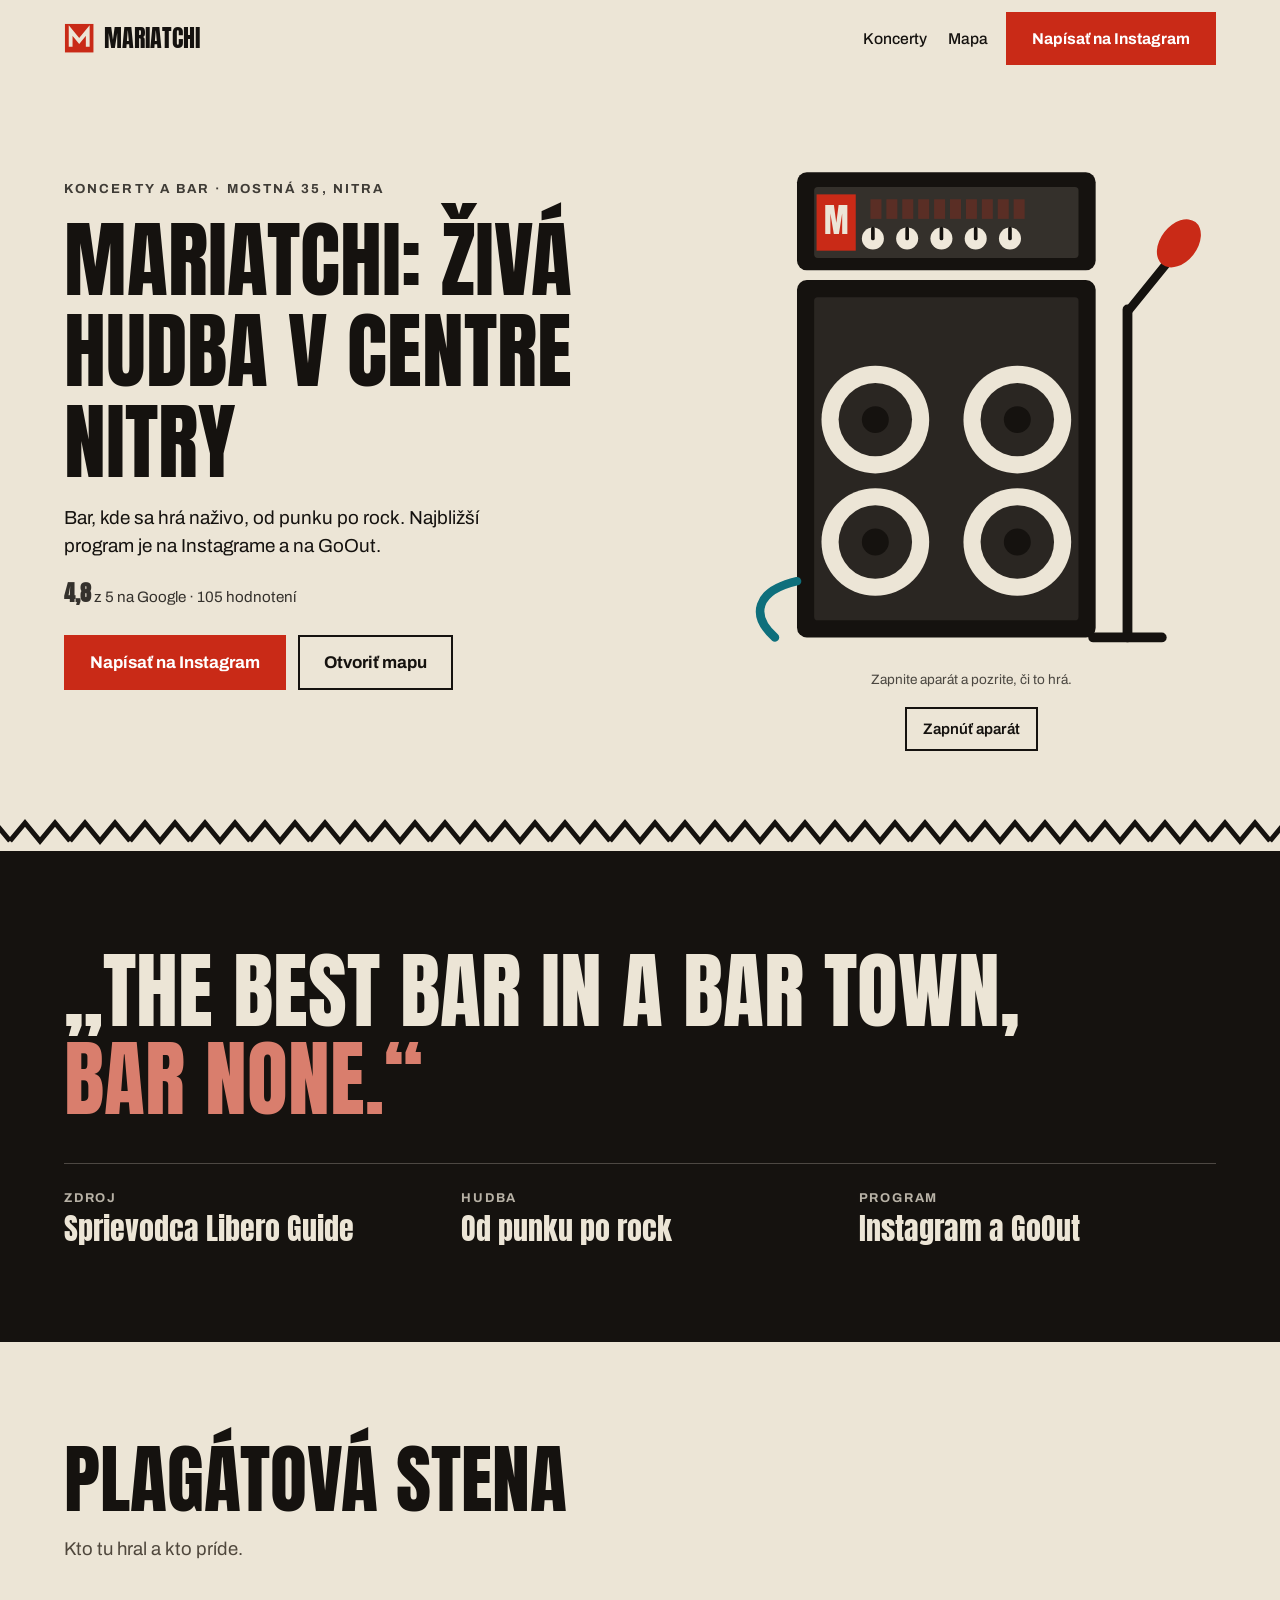
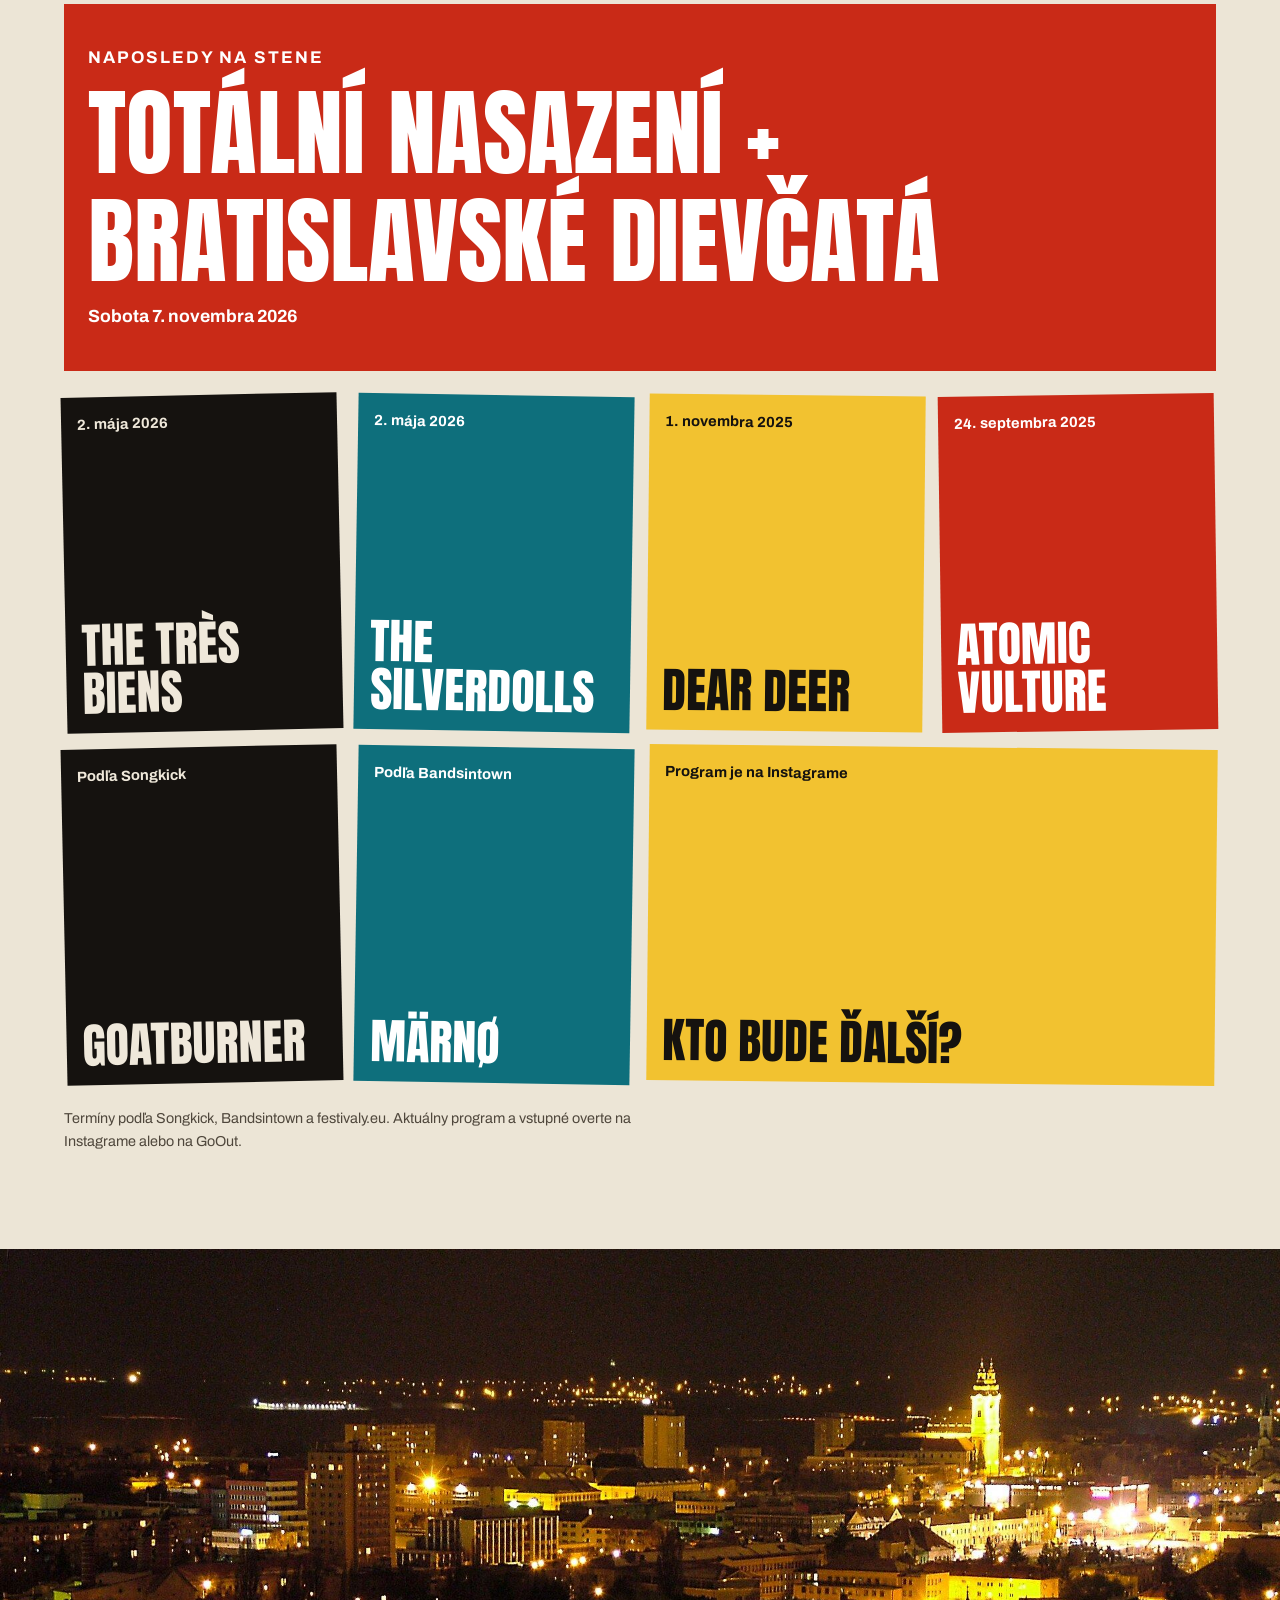
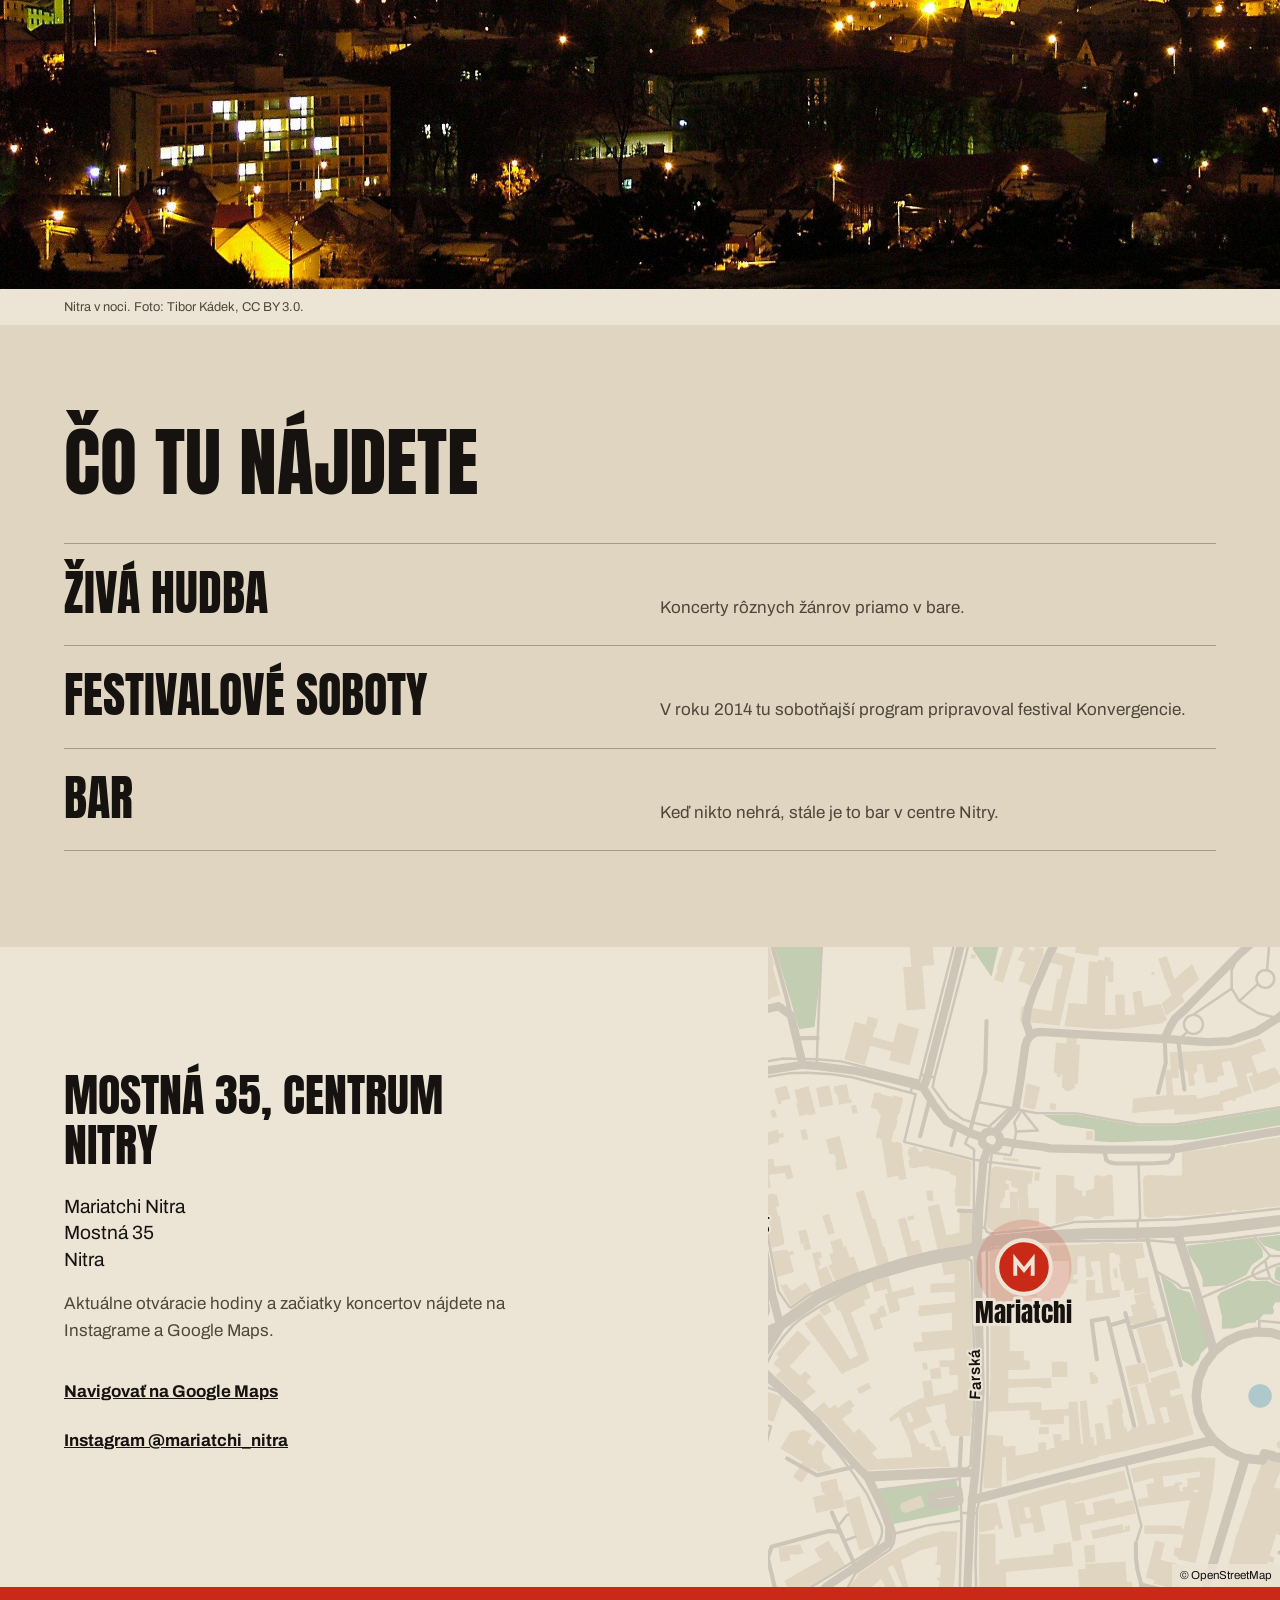
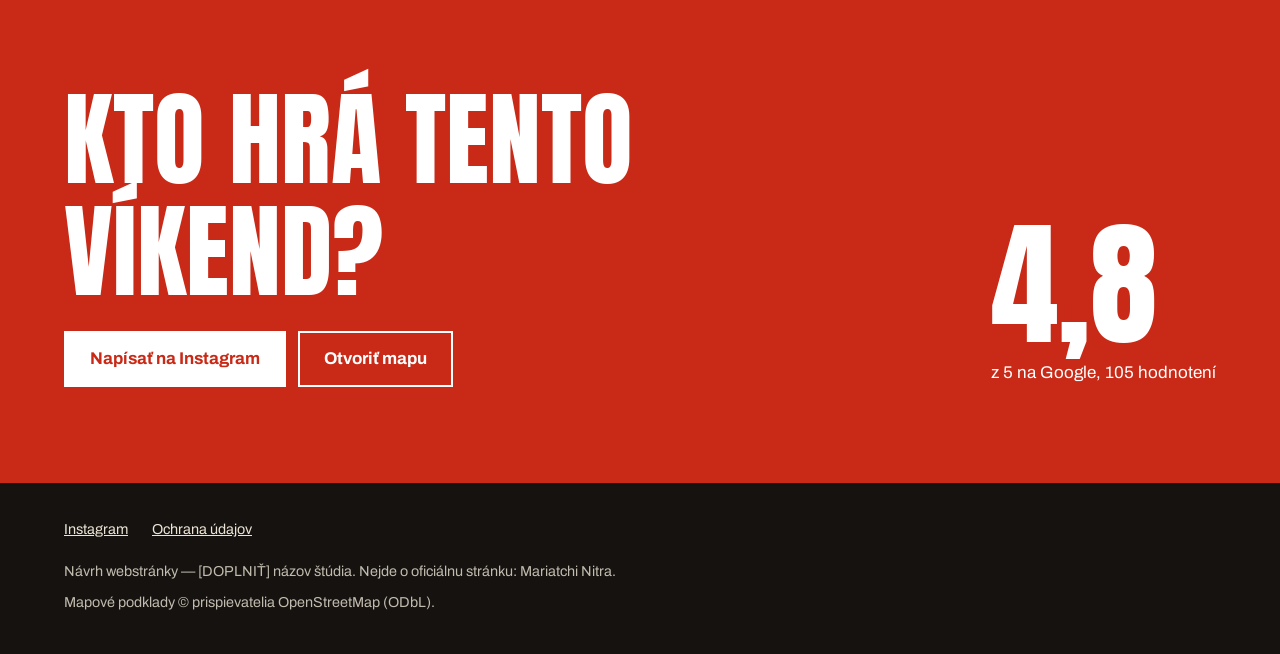
<file: index.html>
<!doctype html>
<html lang="sk">
<head>
  <meta charset="utf-8">
  <meta name="viewport" content="width=device-width, initial-scale=1">
  <title>Mariatchi Nitra | Koncerty a bar na Mostnej</title>
  <meta name="description" content="Mariatchi na Mostnej 35 v Nitre: živá hudba, koncerty od punku po rock a bar v centre mesta.">
  <meta name="theme-color" content="#ece5d6">
  <meta property="og:type" content="website">
  <meta property="og:locale" content="sk_SK">
  <meta property="og:title" content="Mariatchi Nitra | Koncerty a bar na Mostnej">
  <meta property="og:description" content="Koncerty a bar na Mostnej 35 v Nitre.">
  <meta property="og:image" content="assets/og.jpg">
  <meta property="og:image:width" content="1200">
  <meta property="og:image:height" content="630">
  <meta property="og:image:alt" content="Gitarový zosilňovač so štyrmi reproduktormi a mikrofón na stojane">
  <link rel="icon" href="assets/favicon.svg" type="image/svg+xml">
  <link rel="preconnect" href="https://fonts.googleapis.com">
  <link rel="preconnect" href="https://fonts.gstatic.com" crossorigin>
  <link href="https://fonts.googleapis.com/css2?family=Anton&family=Archivo:wght@400;500;700&display=swap" rel="stylesheet">
  <link rel="stylesheet" href="style.css">
  <script defer src="idea.js"></script>
  <script defer src="site.js"></script>
  <script type="application/ld+json">
{
  "@context": "https://schema.org",
  "@type": "MusicVenue",
  "name": "Mariatchi Nitra",
  "address": {
    "@type": "PostalAddress",
    "streetAddress": "Mostná 35",
    "addressLocality": "Nitra",
    "addressCountry": "SK"
  },
  "sameAs": [
    "https://www.instagram.com/mariatchi_nitra/"
  ]
}
  </script>
</head>
<body>
  <a class="skip-link" href="#ponuka">Preskočiť na obsah</a>

  <header class="topbar">
    <a class="brand" href="#top" aria-label="Mariatchi Nitra, začiatok stránky"><svg class="brand-mark" viewBox="0 0 32 32" aria-hidden="true" focusable="false"><rect x="1" y="1" width="30" height="30" fill="#c92a17"/><path d="M7 25 V8 L16 19 L25 8 V25" fill="none" stroke="#ece5d6" stroke-width="4" stroke-linejoin="miter"/></svg><span>Mariatchi</span></a>
    <nav class="topbar-nav" aria-label="Hlavná navigácia">
      <a href="#ponuka">Koncerty</a>
      <a href="#hodiny">Mapa</a>
      <a class="button topbar-cta" href="https://www.instagram.com/mariatchi_nitra/" rel="noopener">Napísať na Instagram</a>
    </nav>
  </header>

  <main id="top">
    <section class="hero hero--split">

      <div class="hero-copy">
        <p class="hero-kicker">Koncerty a bar · Mostná 35, Nitra</p>
        <h1>Mariatchi: živá hudba v centre Nitry</h1>
        <p class="hero-lede">Bar, kde sa hrá naživo, od punku po rock. Najbližší program je na Instagrame a na GoOut.</p>
        <p class="hero-rating"><strong>4,8</strong> z 5 na Google · 105 hodnotení</p>
        <div class="actions">
          <a class="button" href="https://www.instagram.com/mariatchi_nitra/" rel="noopener">Napísať na Instagram</a>
          <a class="button button-ghost" href="https://www.google.com/maps/search/?api=1&amp;query=Mariatchi%20Nitra%20Mostn%C3%A1%2035%20Nitra" rel="noopener">Otvoriť mapu</a>
        </div>
      </div>
      <div class="hero-art">
        <svg class="art amp" viewBox="0 0 400 430" role="group" aria-label="Gitarový zosilňovač so štyrmi reproduktormi a mikrofón na stojane">
<rect class="fa5" x="58" y="38" width="244" height="80" rx="8"/>
<rect class="fa4" x="72" y="50" width="216" height="58" rx="3" opacity=".14"/>
<rect x="74" y="56" width="32" height="46" fill="var(--art-2)"/>
<text class="art-text" x="90" y="88" text-anchor="middle" font-size="27" fill="var(--art-4)">M</text>
<rect class="vu" style="--i:0" x="118" y="60" width="9" height="16" fill="var(--art-2)"/><rect class="vu" style="--i:1" x="131" y="60" width="9" height="16" fill="var(--art-2)"/><rect class="vu" style="--i:2" x="144" y="60" width="9" height="16" fill="var(--art-2)"/><rect class="vu" style="--i:3" x="157" y="60" width="9" height="16" fill="var(--art-2)"/><rect class="vu" style="--i:4" x="170" y="60" width="9" height="16" fill="var(--art-2)"/><rect class="vu" style="--i:5" x="183" y="60" width="9" height="16" fill="var(--art-2)"/><rect class="vu" style="--i:6" x="196" y="60" width="9" height="16" fill="var(--art-2)"/><rect class="vu" style="--i:7" x="209" y="60" width="9" height="16" fill="var(--art-2)"/><rect class="vu" style="--i:8" x="222" y="60" width="9" height="16" fill="var(--art-2)"/><rect class="vu" style="--i:9" x="235" y="60" width="9" height="16" fill="var(--art-2)"/><circle cx="120" cy="92" r="9" fill="#efe8da"/><path d="M120 92 V84" stroke="#15120f" stroke-width="3"/><circle cx="148" cy="92" r="9" fill="#efe8da"/><path d="M148 92 V84" stroke="#15120f" stroke-width="3"/><circle cx="176" cy="92" r="9" fill="#efe8da"/><path d="M176 92 V84" stroke="#15120f" stroke-width="3"/><circle cx="204" cy="92" r="9" fill="#efe8da"/><path d="M204 92 V84" stroke="#15120f" stroke-width="3"/><circle cx="232" cy="92" r="9" fill="#efe8da"/><path d="M232 92 V84" stroke="#15120f" stroke-width="3"/>
<rect class="fa5" x="58" y="126" width="244" height="292" rx="8"/>
<rect x="72" y="140" width="216" height="264" rx="3" fill="#2a2622"/>
<circle class="fa4" cx="122" cy="240" r="44"/><circle class="cone" cx="122" cy="240" r="30" fill="#2a2622"/><circle class="fa5" cx="122" cy="240" r="11"/><circle class="fa4" cx="238" cy="240" r="44"/><circle class="cone" cx="238" cy="240" r="30" fill="#2a2622"/><circle class="fa5" cx="238" cy="240" r="11"/><circle class="fa4" cx="122" cy="340" r="44"/><circle class="cone" cx="122" cy="340" r="30" fill="#2a2622"/><circle class="fa5" cx="122" cy="340" r="11"/><circle class="fa4" cx="238" cy="340" r="44"/><circle class="cone" cx="238" cy="340" r="30" fill="#2a2622"/><circle class="fa5" cx="238" cy="340" r="11"/>
<path class="sa1" d="M328 418 V150" stroke-width="8"/>
<path class="sa1" d="M300 418 H356" stroke-width="8"/>
<path class="sa1" d="M328 152 L362 110" stroke-width="7"/>
<ellipse class="fa2" cx="370" cy="96" rx="15" ry="22" transform="rotate(38 370 96)"/>
<path class="sa3" d="M40 418 C20 400 24 380 58 372" stroke-width="7"/>
        </svg>
<p class="idea-hint">Zapnite aparát a pozrite, či to hrá.</p>
<div class="controls"><button class="control" type="button" data-amp aria-pressed="false">Zapnúť aparát</button></div>
      </div>
    </section>

    <div class="divider" aria-hidden="true"></div>

    <section class="block tone-ink " id="ponuka">
      <div class="block-inner">
        <p class="statement-text">„The best bar in a bar town, <em>bar none.“</em></p>
        <dl class="statement-facts"><div><dt>Zdroj</dt><dd>Sprievodca Libero Guide</dd></div><div><dt>Hudba</dt><dd>Od punku po rock</dd></div><div><dt>Program</dt><dd>Instagram a GoOut</dd></div></dl>
      </div>
    </section>

    <section class="block tone-base " id="program">
      <div class="block-inner">
        <h2 class="block-title">Plagátová stena</h2><p class="block-lead">Kto tu hral a kto príde.</p>
        <div class="wall-next" data-date="2026-11-07"><span class="wall-next-label">Najbližší koncert</span><span class="wall-next-band">Totální nasazení + Bratislavské dievčatá</span><p class="wall-next-meta">Sobota 7. novembra 2026</p></div>
        <ul class="wall"><li class="poster"><p class="poster-date">2. mája 2026</p><h3 class="poster-band">The Très Biens</h3></li><li class="poster"><p class="poster-date">2. mája 2026</p><h3 class="poster-band">The Silverdolls</h3></li><li class="poster"><p class="poster-date">1. novembra 2025</p><h3 class="poster-band">Dear Deer</h3></li><li class="poster"><p class="poster-date">24. septembra 2025</p><h3 class="poster-band">Atomic Vulture</h3></li><li class="poster"><p class="poster-date">Podľa Songkick</p><h3 class="poster-band">Goatburner</h3></li><li class="poster"><p class="poster-date">Podľa Bandsintown</p><h3 class="poster-band">Märnø</h3></li><li class="poster"><p class="poster-date">Program je na Instagrame</p><h3 class="poster-band">Kto bude ďalší?</h3></li></ul>
        <p class="block-note">Termíny podľa Songkick, Bandsintown a festivaly.eu. Aktuálny program a vstupné overte na Instagrame alebo na GoOut.</p>
      </div>
    </section>

    <section class="block tone-base ">
      <figure class="photo-band">
        <img src="assets/photos/nocna-nitra.jpg" width="1920" height="1018" alt="Nočný pohľad na svetlá Nitry s osvetleným hradom" loading="lazy">
        <figcaption>Nitra v noci. Foto: Tibor Kádek, CC BY 3.0.</figcaption>
      </figure>
    </section>

    <section class="block tone-alt ">
      <div class="block-inner">
        <h2 class="block-title">Čo tu nájdete</h2>
        <ul class="rows"><li class="row"><h3 class="row-name">Živá hudba</h3><p class="row-text">Koncerty rôznych žánrov priamo v bare.</p></li><li class="row"><h3 class="row-name">Festivalové soboty</h3><p class="row-text">V roku 2014 tu sobotňajší program pripravoval festival Konvergencie.</p></li><li class="row"><h3 class="row-name">Bar</h3><p class="row-text">Keď nikto nehrá, stále je to bar v centre Nitry.</p></li></ul>
        
      </div>
    </section>

    <section class="block tone-base " id="hodiny">
      <div class="place-grid place-grid--flip">
        <div class="place-map"><svg class="street-map" viewBox="0 0 960 620" role="img" aria-label="Mapa okolia: Mariatchi Nitra" preserveAspectRatio="xMidYMid slice">
  <rect width="960" height="620" fill="var(--bg)"/>
  <path d="M-263.3 394.0L-285.5 388.3L-299.3 377.1L-302.6 376.5L-300.8 375.6L-336.5 336.1L-346.8 330.1L-370.9 345.0L-417.7 269.7L-432.6 247.1L-353.7 189.1L-297.2 137.8L-247.7 89.1L-215.1 52.8L-138.9 -44.9L-100.0 -101.1L-64.2 -174.0L-39.3 -235.6L48.6 -443.1L56.5 -458.5L74.4 -503.5L120.5 -496.1L148.5 -571.9L101.3 -582.4L114.8 -653.8L131.2 -710.5L134.1 -748.3L144.7 -794.2L207.1 -880.2L223.7 -898.8L240.8 -917.5L262.2 -936.9L285.9 -956.8L317.4 -973.8L349.1 -987.8L401.3 -1008.3L440.5 -1020.1L502.1 -1023.7L546.3 -1022.1L505.1 -674.6L480.5 -487.3L452.2 -414.9L425.8 -363.5L399.4 -298.3L392.7 -250.2L388.1 -191.5L289.4 -185.5L294.0 -79.1L277.1 77.5L262.1 79.6L215.4 -77.6L149.6 -60.4L194.7 115.2L189.5 117.1L141.2 38.3L104.8 59.4L120.7 87.9L64.6 119.4L63.0 120.2L54.3 125.0L-4.0 156.8L-16.2 163.8L-24.4 170.6L-73.6 249.9L-75.6 253.1L-94.2 282.9L-98.4 289.4L-103.8 298.2L-106.4 302.6L-163.7 392.4L-201.5 364.2L-204.7 365.0L-254.4 394.6L-263.3 394.0ZM823.9 532.0L821.4 533.3L820.3 535.3L824.5 542.8L819.8 562.6L821.4 566.1L815.1 590.7L808.3 588.9L805.8 592.7L805.8 596.0L808.5 598.5L874.2 614.9L876.0 615.3L876.9 614.7L877.4 613.8L878.4 609.6L877.8 607.7L876.3 606.8L874.0 606.2L870.7 605.3L871.4 602.6L882.6 556.0L888.3 557.6L889.5 553.0L888.3 549.5L882.4 546.9L880.2 553.7L833.2 541.6L834.4 535.6L823.9 532.0ZM899.8 360.5L924.1 400.4L924.2 401.6L924.1 402.8L923.3 404.7L921.8 406.1L920.0 406.8L918.1 406.6L896.5 401.7L889.6 396.8L898.3 361.0L899.8 360.5ZM829.0 306.4L830.1 303.8L832.5 302.0L836.1 302.3L838.3 304.8L838.5 307.2L838.0 309.6L835.1 311.4L841.0 312.0L845.1 310.5L846.5 308.3L845.1 307.7L844.0 306.7L843.5 305.3L843.5 303.9L844.1 302.6L845.2 301.7L846.5 301.2L848.0 301.2L848.6 297.8L847.2 297.2L846.2 296.2L845.6 295.1L845.6 293.5L846.2 292.2L847.3 291.2L848.7 290.7L850.1 290.7L854.3 269.6L853.8 266.7L849.5 259.1L847.4 256.9L842.2 257.0L810.3 270.3L784.5 273.0L779.4 275.4L774.1 292.9L829.0 306.4ZM670.5 334.8L667.1 338.8L671.7 357.5L671.7 369.8L682.2 369.5L690.1 367.4L694.7 365.0L697.2 364.3L704.2 363.8L705.2 361.6L707.7 360.8L710.6 357.8L711.6 356.1L721.3 355.7L722.2 352.8L721.0 348.5L723.5 344.4L728.8 344.2L734.0 345.6L738.4 343.9L740.0 339.9L738.4 335.2L734.2 330.3L721.8 326.4L715.4 323.1L702.1 323.9L696.9 322.9L670.5 334.8ZM706.2 282.0L705.9 281.4L757.0 276.1L762.1 281.5L762.4 287.2L752.0 328.7L749.1 326.8L744.2 334.5L732.3 326.0L723.2 321.7L722.8 316.8L724.1 310.6L730.0 308.5L746.2 299.3L748.4 293.4L743.5 289.6L737.4 290.8L732.0 294.3L725.9 294.5L712.6 289.1L706.2 282.0ZM883.5 317.2L899.5 307.5L893.5 297.6L892.1 295.4L886.6 290.1L878.5 290.7L873.4 296.6L876.2 305.1L883.5 317.2ZM918.2 347.0L909.8 352.5L907.7 354.8L908.0 357.6L910.1 359.4L912.6 359.2L917.0 356.3L942.9 398.7L944.2 398.9L944.5 397.8L918.6 355.3L922.7 352.6L924.2 350.8L924.0 348.2L922.0 346.2L920.1 346.0L918.2 347.0ZM675.8 327.6L653.0 329.4L653.0 321.6L649.3 312.7L640.2 298.7L637.9 289.3L702.3 281.7L711.1 293.3L711.6 300.2L700.6 308.1L695.5 317.4L675.8 327.6ZM910.4 325.3L913.0 329.5L915.2 337.5L911.2 343.7L903.0 345.1L896.5 339.7L894.1 335.4L910.4 325.3ZM936.8 425.8L935.6 426.7L916.8 439.1L880.9 431.5L887.2 406.2L932.6 417.4L936.1 421.5L936.8 425.8ZM727.7 -366.5L692.2 -379.2L631.6 -393.0L586.6 -401.3L543.9 -397.9L506.7 -386.2L504.1 -385.6L484.1 -378.5L443.8 -341.7L435.2 -326.5L427.2 -307.1L422.1 -282.3L416.4 -241.6L413.5 -209.1L412.8 -188.3L427.1 -98.2L434.9 -42.4L435.7 -29.4L430.2 2.1L448.5 28.9L473.2 -75.9L483.3 -99.7L497.0 -114.5L498.9 -145.8L488.7 -157.9L508.9 -263.7L511.1 -299.2L498.2 -302.7L504.6 -333.8L523.5 -330.7L532.5 -340.2L541.1 -323.2L567.5 -319.9L579.0 -321.3L579.8 -315.7L633.7 -308.4L635.4 -319.7L663.7 -321.6L658.5 -306.8L672.0 -298.7L688.1 -283.7L695.9 -281.0L716.0 -263.3L722.8 -264.7L761.2 -242.6L772.4 -237.2L768.2 -228.8L775.4 -186.8L797.3 -200.6L863.2 -80.9L910.4 1.8L895.7 44.6L864.3 80.8L826.7 115.4L746.4 153.6L626.6 173.2L590.1 173.2L532.4 162.7L497.9 162.2L516.3 172.4L548.4 177.0L548.3 188.0L565.2 189.2L646.4 186.6L746.7 169.6L778.3 161.2L810.2 137.8L844.7 118.9L912.1 68.6L900.8 57.3L916.6 40.5L922.5 47.1L927.8 49.5L928.5 42.8L934.5 36.9L940.9 37.1L944.2 20.3L929.5 17.0L923.6 -7.0L860.1 -120.8L826.1 -181.8L826.4 -187.2L818.1 -195.8L780.6 -254.9L770.3 -282.6L764.0 -301.2L752.7 -317.3L742.1 -334.1L726.3 -363.3L727.7 -366.5ZM807.3 448.1L812.6 427.2L819.1 423.3L906.1 443.9L906.2 446.5L879.1 463.6L827.6 473.6L831.8 454.1L807.3 448.1ZM339.3 526.8L353.6 559.0L416.9 546.1L415.9 536.9L391.8 540.4L390.4 530.1L415.8 526.5L414.7 516.6L339.3 526.8ZM612.3 317.8L623.9 325.4L628.8 330.9L640.7 334.8L659.8 385.0L651.6 393.3L649.0 400.4L642.9 406.3L633.3 400.0L612.3 317.8ZM-93.6 637.2L-65.7 616.8L-37.8 653.7L-65.4 674.7L-93.6 637.2ZM-46.2 595.5L-18.4 575.0L11.6 614.5L-15.6 637.3L-46.2 595.5ZM-125.9 729.2L6.7 627.7L8.8 622.0L11.6 614.5L23.1 607.2L29.8 599.4L18.5 583.7L37.4 568.8L59.6 606.9L65.0 617.4L52.7 622.6L-22.4 702.0L-3.9 718.0L-9.3 725.1L-38.6 701.0L-61.9 684.5L-96.4 724.4L-77.4 741.4L-97.3 763.8L-125.9 729.2ZM34.4 763.4L83.2 711.4L46.9 668.3L-9.1 726.6L34.4 763.4ZM20.0 557.6L64.8 532.0L58.8 525.2L99.7 497.8L82.1 466.3L112.8 447.0L117.9 456.8L86.4 552.4L74.9 542.8L27.7 569.5L20.0 557.6ZM304.7 721.5L310.4 746.2L284.0 728.4L286.4 703.4L293.5 677.3L304.7 721.5Z" fill="color-mix(in srgb, #4f8a4a 26%, var(--bg))"/>
  <path d="M-64.2 -64.4L-54.7 -54.0L-53.4 -35.2L-54.9 -27.8L-50.5 -7.2L-45.6 13.0L-48.2 31.6L-65.5 46.6L-80.8 57.6L-88.9 48.9L-91.3 38.2L-91.3 29.8L-84.6 14.2L-92.4 0.0L-102.3 -19.5L-95.9 -44.6L-95.5 -64.0L-84.6 -71.2L-74.3 -72.0L-64.2 -64.4ZM702.5 425.3L704.9 424.1L707.6 423.5L710.4 423.5L713.1 424.3L715.5 425.7L717.5 427.6L719.0 429.9L719.9 432.5L720.1 435.3L719.7 438.0L718.6 440.5L717.0 442.8L714.7 444.6L712.0 445.8L709.1 446.3L706.1 446.0L703.3 445.0L700.9 443.3L699.0 441.0L697.8 438.3L697.3 435.4L697.5 432.4L698.5 429.6L700.2 427.2L702.5 425.3Z" fill="color-mix(in srgb, #3a8fb7 34%, var(--bg))"/>
  <path d="M169.0 -33.2L221.2 -47.1L238.3 17.7L236.4 18.3L244.1 46.6L234.6 49.2L234.9 50.2L206.4 57.9L206.1 56.8L196.1 59.5L188.3 31.1L186.3 31.7L169.0 -33.2ZM381.4 18.3L384.7 60.0L366.1 61.5L362.9 19.3L370.9 19.1L366.9 -32.0L370.4 -32.3L365.6 -93.2L371.5 -93.7L371.7 -90.1L384.4 -91.1L388.1 -43.7L390.9 -43.9L392.0 -30.1L389.2 -29.9L392.9 17.4L381.4 18.3ZM330.9 95.7L325.7 114.2L305.9 108.9L316.0 72.4L326.7 75.4L335.8 78.1L333.3 87.2L353.4 92.6L358.1 73.7L378.3 79.1L369.1 114.6L349.3 109.6L351.4 101.1L330.9 95.7ZM117.2 314.6L119.3 318.3L111.4 322.7L109.3 319.0L117.2 314.6ZM544.8 304.7L545.2 310.5L545.9 310.5L546.1 314.1L548.2 316.3L546.3 318.6L546.4 319.6L540.5 319.8L540.2 311.0L539.8 311.0L539.1 299.5L538.2 288.3L553.5 287.8L553.7 304.1L544.8 304.7ZM242.3 185.6L243.0 189.1L225.3 193.4L225.8 195.5L217.7 197.5L215.3 188.1L231.8 183.8L242.5 181.1L246.6 180.0L247.3 184.2L242.3 185.6ZM41.3 467.5L36.9 460.2L40.3 458.0L44.6 465.2L41.3 467.5ZM951.9 -12.8L953.5 -5.7L938.4 -2.5L941.4 11.3L929.6 13.8L925.1 -7.1L951.9 -12.8ZM893.0 176.5L902.0 193.4L907.4 189.9L912.0 198.2L899.1 206.2L893.2 194.5L885.9 180.5L893.0 176.5ZM109.3 319.0L111.4 322.7L104.1 326.9L102.0 323.2L109.3 319.0ZM857.6 211.0L860.3 209.5L868.0 224.1L853.2 231.9L830.7 191.0L840.7 185.7L846.8 197.2L844.6 198.5L847.9 204.6L852.7 213.6L857.6 211.0ZM100.7 280.4L94.7 283.6L92.8 284.1L90.7 280.2L96.6 277.1L98.4 276.4L100.7 280.4ZM504.1 471.7L494.6 472.3L494.2 465.4L503.7 465.0L504.1 471.7ZM-9.9 331.9L-19.5 318.6L-13.6 314.7L-14.7 313.0L-11.3 310.6L-8.8 314.2L-5.6 312.0L2.3 323.6L-9.9 331.9ZM501.3 479.7L501.5 487.1L504.2 487.1L503.9 486.0L509.8 484.8L508.0 472.0L516.4 472.0L516.4 478.2L524.1 477.3L527.6 501.2L493.1 510.4L492.8 509.4L491.1 501.2L491.8 501.0L489.9 489.6L493.9 488.5L494.1 480.3L501.3 479.7ZM294.3 307.0L291.3 297.6L295.5 296.1L298.2 305.5L294.3 307.0ZM581.7 524.9L548.5 533.4L543.2 515.7L576.9 507.2L581.7 524.9ZM85.1 299.0L85.6 298.8L87.7 302.5L81.7 305.7L79.6 306.8L77.5 303.2L85.1 299.0ZM527.5 317.4L527.4 322.0L531.8 322.2L531.7 326.3L523.4 326.1L523.6 317.2L527.5 317.4ZM145.9 125.8L142.7 120.2L139.4 122.1L134.3 113.0L139.9 109.9L141.5 112.7L149.4 108.1L156.1 120.1L145.9 125.8ZM631.8 427.2L626.5 428.5L625.7 425.7L626.6 425.5L625.2 420.3L629.6 418.8L631.8 427.2ZM694.3 638.4L700.3 639.8L701.2 636.5L701.9 636.8L706.0 638.0L704.0 646.0L703.1 649.5L682.5 644.4L677.7 661.5L682.1 662.3L682.9 658.2L687.1 659.0L687.8 655.8L700.8 658.5L698.8 666.9L695.5 679.9L656.6 671.7L659.5 657.4L659.9 657.6L668.6 628.6L668.9 628.7L695.2 635.1L694.3 638.4ZM878.7 166.2L862.5 174.4L860.8 175.2L860.5 174.5L856.8 167.4L857.4 167.0L874.3 158.8L878.7 166.2ZM950.4 114.4L952.5 116.6L951.2 118.1L948.9 116.0L950.4 114.4ZM562.9 464.1L560.4 443.8L566.1 443.1L570.4 463.3L562.9 464.1ZM105.3 213.7L109.5 221.3L105.6 223.6L103.6 219.9L101.5 215.8L105.3 213.7ZM487.2 -15.0L486.4 -11.7L487.9 -11.3L484.3 2.5L479.9 1.3L470.7 -1.1L468.1 -1.9L469.7 -7.7L468.0 -8.1L470.4 -17.0L479.2 -14.6L479.8 -17.0L487.2 -15.0ZM955.5 261.0L956.9 263.0L952.9 265.9L951.5 263.9L955.5 261.0ZM652.9 113.0L647.2 114.0L643.1 114.9L641.3 101.2L662.5 100.1L667.0 125.9L667.6 130.5L656.4 131.8L652.9 113.0ZM567.0 -10.0L559.6 -10.9L559.2 -12.5L559.5 -15.9L560.4 -15.8L567.1 -14.9L567.0 -10.0ZM106.8 242.5L98.9 247.0L96.6 242.8L97.6 242.2L104.5 238.4L106.8 242.5ZM-1.5 344.1L-6.2 347.2L-10.9 339.1L-8.9 337.8L-9.9 336.2L-3.8 332.6L-2.9 334.0L5.8 328.6L11.2 336.6L-1.5 344.1ZM606.1 519.2L606.8 523.2L599.0 524.4L598.2 520.4L606.1 519.2ZM-29.6 387.2L-32.2 383.0L-25.2 378.5L-22.7 383.6L-29.6 387.2ZM987.1 328.8L1003.7 316.5L1011.5 327.4L1016.9 323.3L1022.0 330.3L1004.5 343.1L996.6 332.2L992.1 335.6L987.1 328.8ZM930.0 150.3L922.6 138.0L925.8 135.9L928.8 140.8L928.6 140.8L933.4 148.4L930.0 150.3ZM587.8 302.5L590.8 321.2L600.0 319.7L602.2 333.7L601.7 333.7L587.1 336.1L586.2 330.7L584.3 331.0L584.5 332.2L577.9 333.3L576.3 323.4L574.6 323.7L572.0 306.9L573.6 306.7L572.2 297.8L568.5 298.3L568.3 296.4L568.2 287.4L594.7 286.8L597.0 301.0L587.8 302.5ZM864.7 201.0L861.3 194.5L868.8 190.7L874.5 201.9L875.2 201.6L882.8 216.2L876.2 219.8L868.0 224.1L860.3 209.5L861.5 208.9L859.3 204.1L864.1 201.4L864.7 201.0ZM91.0 599.5L107.3 603.9L98.9 635.5L82.5 631.1L87.3 613.2L91.0 599.5ZM967.5 120.5L977.6 130.3L970.6 137.1L960.9 127.2L967.5 120.5ZM562.5 296.4L563.4 318.0L559.6 318.5L560.1 321.3L555.2 322.1L553.7 304.1L553.5 287.8L553.3 286.4L568.0 286.7L568.2 287.4L568.3 296.4L562.5 296.4ZM124.2 344.8L126.4 348.5L119.0 352.9L116.8 349.0L124.2 344.8ZM474.4 32.7L481.4 15.2L473.7 12.7L479.9 1.3L484.3 2.5L489.6 3.8L498.1 6.1L499.5 6.3L486.8 37.2L474.4 32.7ZM-59.0 515.2L-44.0 504.9L-42.5 507.2L-57.6 517.4L-59.0 515.2ZM387.3 409.1L382.8 409.9L381.1 403.1L385.6 402.3L387.3 409.1ZM910.0 151.0L900.9 155.9L898.2 150.3L907.9 146.1L910.0 151.0ZM25.6 357.9L13.5 366.0L-1.5 344.1L11.2 336.6L25.6 357.9ZM808.6 -21.6L800.3 -28.2L814.1 -46.2L795.8 -58.1L801.0 -65.6L828.6 -48.6L828.9 -48.4L808.6 -21.6ZM100.9 348.7L93.0 353.1L90.9 349.4L98.8 345.0L100.9 348.7ZM338.9 69.9L336.6 78.2L335.8 78.1L326.7 75.4L328.9 67.2L338.9 69.9ZM889.8 196.6L893.2 194.5L899.1 206.2L882.8 216.2L875.2 201.6L874.5 201.9L868.8 190.7L862.2 177.9L863.9 177.1L868.0 174.6L879.7 195.4L881.9 195.4L887.5 192.2L889.8 196.6ZM413.7 464.4L409.6 464.4L406.0 465.6L403.0 457.7L405.3 457.4L413.1 456.3L413.7 464.4ZM633.1 520.9L630.1 521.1L629.7 518.7L632.8 518.2L633.1 520.9ZM377.2 636.9L377.5 643.2L364.2 643.5L365.5 654.7L357.2 655.5L355.3 640.2L362.8 639.0L362.8 638.7L366.9 638.5L366.8 638.1L377.2 636.9ZM123.4 325.6L125.5 329.3L117.8 333.7L115.6 330.0L123.4 325.6ZM122.6 282.2L126.5 280.1L128.6 283.8L121.2 288.0L118.8 284.1L122.6 282.2ZM-53.7 362.8L-52.3 364.9L-48.3 371.0L-43.7 367.9L-39.3 374.8L-40.4 375.6L-54.8 385.4L-61.4 375.2L-53.7 362.8ZM-39.9 577.7L-43.3 580.4L-48.7 573.0L-45.3 570.4L-39.9 577.7ZM957.8 267.0L970.5 257.6L979.9 270.2L967.3 279.5L957.8 267.0ZM388.5 469.3L393.1 467.7L400.0 484.6L393.8 484.1L388.5 469.3ZM111.0 254.5L104.1 258.5L103.6 258.8L101.5 255.3L108.9 251.0L111.0 254.5ZM273.9 598.9L282.5 613.0L255.7 628.7L247.8 614.3L273.9 598.9ZM454.7 560.3L451.7 560.4L451.0 553.2L454.6 553.2L454.7 560.3ZM950.2 293.2L958.9 286.8L959.6 287.8L963.7 284.8L971.6 295.4L958.8 305.1L950.2 293.2ZM396.5 633.4L398.2 613.7L395.9 613.6L396.1 610.7L398.5 610.8L399.6 599.0L394.2 598.7L394.5 596.0L395.5 595.9L414.0 596.7L410.8 633.4L396.5 633.4ZM378.4 481.0L384.3 480.9L384.3 484.2L388.7 484.2L389.1 487.2L399.8 487.8L400.0 484.6L403.7 483.2L408.5 503.6L381.3 504.2L380.2 484.9L378.4 481.0ZM724.3 568.8L718.1 590.0L723.2 591.5L721.1 597.0L716.3 595.1L715.7 596.7L740.1 604.5L737.1 615.2L677.1 599.6L677.8 597.6L678.2 597.8L684.0 577.9L683.6 577.8L686.2 568.5L686.6 568.6L689.8 558.4L724.3 568.8ZM568.7 539.5L585.7 535.7L588.5 548.8L554.8 556.4L554.7 555.3L553.0 548.0L552.0 543.5L568.7 539.5ZM-12.0 380.7L-8.9 387.7L-15.4 390.6L-20.1 381.9L-13.7 380.5L-12.0 380.7ZM523.4 453.8L518.4 454.1L518.9 462.2L495.9 462.8L495.7 457.9L485.7 458.4L485.3 449.0L497.0 448.5L523.2 447.3L523.4 453.8ZM559.2 27.6L558.4 65.7L569.0 66.1L569.6 79.4L548.6 79.1L550.7 33.5L551.0 26.4L559.2 27.6ZM88.3 326.4L80.7 330.8L78.7 327.1L86.3 322.7L88.3 326.4ZM-33.2 390.4L-27.1 399.6L-33.4 403.9L-31.2 407.1L-37.4 411.3L-45.6 399.5L-33.2 390.4ZM464.1 647.8L485.0 647.4L486.3 670.6L485.6 670.7L485.9 678.8L465.3 679.6L455.2 680.0L455.0 675.2L438.9 675.6L437.3 675.7L436.9 667.9L435.2 667.9L435.0 662.1L436.6 662.1L436.6 654.5L438.2 654.5L454.2 654.0L454.1 648.0L464.1 647.8ZM805.8 689.1L802.9 702.7L765.6 694.7L770.4 672.2L807.7 680.2L805.8 689.1ZM531.7 -8.6L538.8 -12.6L540.9 -8.4L531.0 -3.7L531.7 -8.6ZM531.8 440.2L535.2 481.6L537.5 480.9L540.1 497.7L540.2 498.1L527.6 501.2L524.1 477.3L523.4 453.8L523.2 447.3L523.3 440.7L531.8 440.2ZM643.6 508.9L622.4 511.9L621.7 498.1L644.0 495.3L643.6 508.9ZM557.0 335.0L557.9 341.0L549.6 342.1L549.3 335.1L557.0 335.0ZM111.0 288.2L113.5 292.0L116.0 296.1L112.1 297.9L107.6 290.3L111.0 288.2ZM37.4 413.6L38.5 415.2L34.9 417.7L33.9 415.8L37.4 413.6ZM-50.7 473.3L-57.0 477.4L-68.8 461.3L-64.0 457.1L-63.1 456.4L-59.6 461.0L-50.7 473.3ZM568.0 46.2L577.3 45.9L577.4 48.7L568.1 49.0L568.0 46.2ZM430.3 394.1L412.6 394.5L412.4 388.5L374.1 392.2L372.4 383.1L381.8 382.3L382.3 382.3L405.6 380.2L419.7 379.1L419.9 381.4L429.8 380.5L430.3 394.1ZM337.8 496.0L372.0 494.0L369.2 479.4L358.4 454.6L351.2 460.2L348.9 457.2L362.5 446.1L365.5 452.0L369.3 460.9L372.2 468.1L378.4 481.0L380.2 484.9L381.3 504.2L330.2 506.9L327.3 508.4L325.5 506.7L325.8 504.7L321.8 500.1L332.8 490.4L337.8 496.0ZM519.8 139.1L516.5 135.2L517.3 123.7L515.8 123.3L515.3 125.5L514.9 126.3L512.0 125.4L511.7 125.1L511.7 122.1L508.6 121.3L511.0 92.5L521.0 93.4L521.2 90.7L521.4 87.7L522.7 86.5L530.1 87.3L531.1 88.5L530.7 94.4L534.3 94.8L534.0 98.3L532.1 132.5L529.4 132.6L529.1 136.0L524.0 139.5L519.8 139.1ZM-28.5 262.6L-34.0 259.0L-36.1 262.2L-44.7 256.8L-41.2 251.3L-38.5 253.0L-33.7 245.3L-22.3 252.8L-28.5 262.6ZM-27.2 513.3L-34.6 502.1L-22.2 493.9L-15.0 505.1L-27.2 513.3ZM598.5 -10.5L595.9 -18.4L597.2 -18.9L596.1 -22.1L598.8 -23.1L597.6 -26.9L601.6 -28.1L602.0 -26.9L606.3 -28.5L608.0 -23.4L610.9 -14.4L598.5 -10.5ZM567.2 666.7L565.6 666.3L563.6 675.0L544.3 670.3L549.7 648.9L568.7 653.4L567.8 657.8L570.0 658.3L569.0 662.4L568.3 662.3L567.2 666.7ZM911.2 153.7L913.6 159.4L912.9 160.1L910.5 161.3L908.0 155.1L911.2 153.7ZM792.0 586.3L724.3 568.8L689.8 558.4L700.2 528.4L772.0 545.3L780.7 547.2L800.0 551.1L792.0 586.3ZM104.6 203.8L109.0 211.6L105.3 213.7L101.0 205.9L104.6 203.8ZM256.5 223.5L250.2 225.5L248.6 219.0L232.8 220.6L234.8 232.9L224.7 235.0L221.5 215.4L238.4 213.0L253.5 211.0L256.5 223.5ZM647.2 114.0L648.1 120.7L646.3 120.8L646.6 122.4L644.2 122.8L643.1 114.9L647.2 114.0ZM618.1 386.0L619.1 389.6L620.0 389.4L624.8 405.6L601.3 412.7L595.7 392.6L598.7 391.6L618.1 386.0ZM399.3 693.4L399.1 684.6L350.8 686.6L350.8 697.2L341.4 697.5L341.9 676.0L390.8 674.3L412.2 673.1L413.9 692.5L399.3 693.4ZM108.4 265.9L102.2 269.5L101.2 269.9L98.9 266.2L106.2 262.2L108.4 265.9ZM105.0 311.6L107.1 315.3L99.9 319.5L97.8 315.8L105.0 311.6ZM-3.0 400.6L5.2 396.0L8.9 401.7L0.9 407.8L-3.0 400.6ZM-59.0 515.2L-57.6 517.4L-50.2 528.8L-61.2 536.0L-68.9 524.4L-66.3 522.8L-68.3 519.9L-59.6 514.4L-59.0 515.2ZM606.8 523.2L607.4 527.2L599.7 528.6L599.0 524.4L606.8 523.2ZM305.0 197.7L295.2 200.2L294.7 200.2L291.6 201.1L288.1 186.6L301.4 183.2L305.0 197.7ZM531.9 299.8L531.6 317.4L527.5 317.4L523.6 317.2L523.8 303.9L523.4 288.7L538.2 288.3L539.1 299.5L531.9 299.8ZM-22.2 493.9L-4.4 482.7L2.6 493.4L-15.0 505.1L-22.2 493.9ZM947.9 261.2L949.1 260.5L951.5 263.9L952.9 265.9L938.1 276.8L935.0 272.6L939.9 269.0L939.1 267.8L947.9 261.2ZM551.7 14.6L551.7 15.5L551.0 26.4L550.7 33.5L541.9 32.9L542.7 13.8L551.7 14.6ZM919.1 163.7L916.9 164.9L915.1 161.9L914.2 162.5L912.9 160.1L913.6 159.4L916.2 157.9L919.1 163.7ZM701.2 657.3L698.9 656.6L700.4 650.4L702.8 650.9L701.2 657.3ZM565.1 332.7L566.1 340.0L557.9 341.0L557.0 335.0L555.2 322.1L560.1 321.3L559.6 318.5L563.4 318.0L565.1 332.7ZM63.1 412.7L55.9 417.4L51.2 410.4L48.3 412.2L46.3 407.6L55.5 401.5L63.1 412.7ZM474.3 -44.1L473.7 -42.1L468.5 -43.4L469.0 -45.4L474.3 -44.1ZM527.4 599.6L462.5 605.4L462.3 603.3L461.4 592.9L508.3 588.3L508.6 578.9L525.3 576.4L527.4 599.6ZM-42.5 507.2L-34.9 518.6L-50.2 528.8L-57.6 517.4L-42.5 507.2ZM112.1 297.9L108.5 299.8L106.1 296.3L103.8 292.6L107.6 290.3L112.1 297.9ZM256.6 588.9L256.4 588.0L252.9 588.5L253.7 594.4L244.2 595.8L242.5 585.5L264.6 582.1L266.9 587.2L256.6 588.9ZM102.5 298.4L106.9 305.9L103.0 308.1L100.6 304.0L98.6 300.6L102.5 298.4ZM-10.3 208.0L-5.5 200.3L-8.2 198.5L-4.8 193.1L3.8 198.6L1.8 201.7L7.4 205.2L1.2 215.1L-10.3 208.0ZM390.6 633.5L392.0 633.4L396.5 633.4L410.8 633.4L412.3 633.4L411.6 656.2L394.6 655.2L395.0 637.8L390.5 637.7L390.6 633.5ZM92.8 284.1L94.7 283.6L96.7 287.5L90.6 290.7L89.2 291.7L86.7 287.7L92.8 284.1ZM4.3 426.1L11.3 437.5L1.2 445.5L-0.9 447.1L-4.0 442.6L-5.9 444.2L-4.1 447.0L-10.5 452.6L-17.5 442.0L-2.3 430.9L4.3 426.1ZM380.8 532.8L382.2 537.0L383.5 540.9L383.4 542.3L366.0 548.1L361.9 547.2L360.2 544.4L360.3 540.1L362.6 538.1L379.5 531.3L380.8 532.8ZM268.8 176.3L270.9 186.2L265.5 187.2L263.4 177.5L268.8 176.3ZM84.2 318.9L76.6 323.3L74.6 319.6L82.1 315.2L84.2 318.9ZM390.9 668.6L397.3 668.8L397.5 664.2L380.3 664.0L380.3 674.0L369.0 674.4L369.4 655.0L394.6 655.2L411.6 656.2L412.2 673.1L390.8 674.3L390.9 668.6ZM55.2 426.0L62.3 421.3L66.6 427.8L59.6 432.5L55.2 426.0ZM479.2 353.3L479.2 362.5L466.1 362.2L466.1 391.3L479.8 391.5L479.9 400.4L447.5 402.0L447.5 352.0L474.9 352.2L479.2 353.3ZM572.7 -31.0L578.4 -34.0L579.1 -26.8L576.1 -27.3L574.1 -28.2L572.7 -31.0ZM353.2 598.4L348.0 601.3L343.3 591.1L354.6 583.9L360.9 593.8L368.2 621.5L363.0 622.0L353.2 598.4ZM115.1 310.9L117.2 314.6L109.3 319.0L107.1 315.3L115.1 310.9ZM222.7 164.2L223.1 165.6L226.1 164.8L229.7 179.4L229.5 182.4L214.7 185.5L210.1 167.1L222.7 164.2ZM618.1 386.0L598.7 391.6L595.7 392.6L589.1 369.9L612.7 364.8L617.7 381.8L616.9 382.0L618.1 386.0ZM107.3 360.0L99.2 364.4L97.1 360.7L105.1 356.1L107.3 360.0ZM-18.0 353.9L-20.6 349.5L-14.0 345.6L-11.1 349.9L-18.0 353.9ZM760.7 -100.2L770.5 -95.2L769.7 -92.8L771.1 -92.1L770.3 -90.6L774.0 -88.6L774.7 -89.9L777.9 -88.3L776.7 -86.4L775.1 -87.1L773.3 -83.5L787.9 -73.5L782.6 -67.3L769.8 -76.1L766.4 -70.1L761.5 -60.4L756.5 -63.3L738.3 -35.1L728.1 -43.0L760.7 -100.2ZM623.1 123.8L623.4 126.9L623.5 128.1L617.1 128.7L616.7 124.5L623.1 123.8ZM357.0 622.0L348.3 625.9L341.8 612.0L331.8 620.5L326.0 629.0L323.5 634.7L322.3 637.5L316.6 635.2L306.1 630.9L307.0 628.9L310.0 621.5L320.1 607.2L343.3 591.1L348.0 601.3L357.0 622.0ZM525.6 519.9L529.5 538.1L529.9 539.8L534.0 560.3L536.1 574.5L527.2 576.0L519.7 535.4L495.5 542.0L500.7 565.6L490.3 567.8L488.2 557.5L487.1 552.6L484.8 542.2L482.2 530.2L525.3 518.2L525.6 519.9ZM768.5 661.1L770.0 655.3L784.2 658.6L781.1 671.3L764.6 667.3L766.3 660.5L768.5 661.1ZM949.1 260.5L947.9 261.2L944.1 256.2L943.5 256.6L938.0 260.6L923.6 240.8L924.9 239.8L931.5 235.8L933.6 238.8L940.9 249.2L949.1 260.5ZM348.1 335.4L347.2 331.2L335.2 334.3L332.2 323.9L348.7 318.7L352.6 334.2L348.1 335.4ZM306.1 630.9L316.6 635.2L314.8 639.6L321.0 642.0L312.6 667.8L307.2 666.1L305.9 669.8L293.8 668.2L306.1 630.9ZM41.4 235.7L43.6 232.6L41.5 230.5L47.9 222.8L58.9 231.3L54.8 236.6L68.9 247.2L64.6 253.5L48.1 241.3L41.1 236.0L41.4 235.7ZM428.2 10.7L429.2 6.7L433.6 7.7L432.6 11.7L428.2 10.7ZM934.2 -47.3L931.6 -55.2L952.7 -62.2L955.1 -54.8L934.2 -47.3ZM377.9 628.8L378.4 634.5L377.2 634.6L377.2 635.4L377.2 636.9L366.8 638.1L366.9 638.5L362.8 638.7L362.8 639.0L355.3 640.2L351.8 640.4L352.0 632.0L377.9 628.8ZM120.0 337.4L122.1 341.1L114.7 345.5L112.6 341.8L120.0 337.4ZM19.8 188.8L14.9 180.0L20.5 176.9L22.0 179.5L29.8 175.1L36.6 187.1L26.4 192.7L23.2 187.1L19.8 188.8ZM-46.8 582.8L-50.6 585.6L-55.9 578.3L-52.1 575.5L-46.8 582.8ZM626.1 521.5L630.1 521.1L631.0 527.6L608.0 531.1L607.4 527.2L606.8 523.2L606.1 519.2L606.0 518.3L614.8 517.0L615.7 523.3L626.1 521.5ZM102.2 234.4L104.5 238.4L97.6 242.2L95.6 238.1L102.2 234.4ZM536.5 241.4L540.1 241.3L540.1 237.7L539.6 236.2L545.4 234.9L547.9 233.7L547.8 237.6L547.8 240.8L547.8 252.1L547.8 258.5L547.9 261.5L547.8 262.2L538.8 260.4L531.3 261.0L528.4 262.2L528.7 233.5L532.6 235.4L537.1 236.2L536.6 237.7L536.4 239.3L536.5 241.4ZM19.4 471.9L24.0 479.0L12.0 487.1L-0.1 468.9L8.3 464.0L9.0 463.6L22.4 456.0L24.6 459.9L10.5 468.1L14.5 475.2L19.4 471.9ZM938.0 155.8L934.5 157.9L930.0 150.3L933.4 148.4L938.0 155.8ZM555.0 -13.4L550.1 -14.0L555.1 -15.5L555.0 -13.4ZM311.9 303.7L316.4 316.3L302.9 321.0L298.2 305.5L295.5 296.1L292.1 285.4L302.8 282.2L305.3 290.6L307.7 289.9L311.0 301.0L311.9 303.7ZM624.2 26.5L625.9 30.9L632.8 46.4L635.6 52.6L617.8 66.6L613.4 54.7L623.0 46.8L615.9 29.5L624.2 26.5ZM656.9 494.8L664.8 494.5L665.4 495.0L664.6 507.3L650.8 508.0L651.1 502.3L656.8 501.8L656.9 494.8ZM265.9 287.9L272.1 286.0L273.5 292.2L267.4 294.4L265.9 287.9ZM595.9 57.9L587.2 60.2L585.2 43.8L593.5 42.5L595.9 57.9ZM566.6 261.4L566.6 260.5L558.5 260.7L556.8 261.6L555.5 262.6L553.9 263.3L547.8 263.4L547.8 262.2L547.9 261.5L547.8 258.5L547.8 252.1L547.8 240.8L547.8 237.6L547.9 233.7L548.2 221.4L553.3 221.1L554.6 221.7L555.4 222.4L559.4 222.4L559.3 220.9L565.7 220.7L567.5 261.4L566.6 261.4ZM486.2 -40.4L485.1 -36.0L475.0 -38.7L473.1 -39.4L473.7 -42.1L474.3 -44.1L486.2 -40.4ZM857.6 211.0L852.7 213.6L847.9 204.6L852.7 201.8L857.6 211.0ZM273.6 383.5L253.1 406.1L242.7 397.1L239.7 394.4L260.9 371.4L273.6 383.5ZM-51.1 445.7L-48.7 448.1L-54.5 453.5L-55.5 452.3L-56.6 453.3L-58.0 451.8L-51.1 445.7ZM106.1 296.3L108.5 299.8L111.0 303.6L106.9 305.9L102.5 298.4L106.1 296.3ZM549.7 414.1L550.0 416.3L551.3 416.2L552.0 422.4L544.4 423.6L544.3 420.6L543.6 414.8L547.5 414.3L549.7 414.1ZM104.5 273.5L98.4 276.4L96.6 277.1L94.8 273.3L101.2 269.9L102.2 269.5L104.5 273.5ZM491.4 321.3L491.6 326.6L487.0 326.7L486.8 321.4L491.4 321.3ZM1012.9 432.2L1007.8 424.5L1010.2 422.9L1005.2 415.3L1009.3 412.5L1010.8 414.8L1021.0 408.1L1025.9 415.3L1029.6 420.8L1012.9 432.2ZM607.4 527.2L608.0 531.1L602.2 532.1L600.4 532.7L599.7 528.6L607.4 527.2ZM98.8 345.0L90.9 349.4L88.9 345.7L96.7 341.2L98.8 345.0ZM-13.7 380.5L-20.1 381.9L-22.7 383.6L-25.2 378.5L-32.5 363.7L-24.9 358.6L-13.7 380.5ZM826.8 240.3L813.2 247.2L807.6 231.9L818.6 227.0L818.1 225.8L820.0 225.0L826.8 240.3ZM606.0 23.8L606.5 26.6L603.9 27.5L603.1 24.8L606.0 23.8ZM571.0 320.3L567.9 320.6L567.4 317.2L570.6 316.9L571.0 320.3ZM312.3 447.3L314.0 449.7L303.6 457.3L315.4 470.7L320.3 466.3L337.8 485.9L332.8 490.4L321.8 500.1L284.9 458.3L299.7 446.7L307.6 440.8L312.3 447.3ZM960.5 92.3L967.0 95.8L961.3 105.3L957.9 111.5L952.6 106.3L960.2 92.6L960.5 92.3ZM334.8 371.6L330.1 356.2L338.3 353.7L337.4 350.9L340.0 350.0L339.6 348.6L343.8 347.2L347.7 357.3L340.3 359.7L343.3 368.9L334.8 371.6ZM252.2 299.1L251.5 295.6L256.3 294.1L257.3 297.6L252.8 299.0L252.2 299.1ZM109.0 211.6L113.2 219.2L109.5 221.3L105.3 213.7L109.0 211.6ZM539.6 602.2L541.4 631.0L534.8 631.6L532.2 602.9L539.6 602.2ZM792.1 -9.5L794.2 -11.7L798.6 -7.4L789.6 4.0L789.9 4.5L772.8 22.9L763.3 13.1L788.9 -12.6L792.1 -9.5ZM631.6 582.4L629.6 590.9L624.7 589.7L626.0 581.5L631.6 582.4ZM649.0 160.5L647.6 147.1L654.2 146.0L654.1 145.5L669.9 142.3L670.7 142.2L672.2 151.1L673.4 158.3L649.0 160.5ZM899.2 156.4L911.4 181.4L916.8 177.9L912.4 171.0L916.9 168.1L917.5 168.8L920.8 166.7L931.5 185.1L912.0 198.2L907.4 189.9L893.3 158.5L893.7 158.5L899.2 156.4ZM115.6 330.0L117.8 333.7L110.4 338.1L108.3 334.4L115.6 330.0ZM562.3 561.7L564.1 569.9L559.8 570.8L558.0 562.7L562.3 561.7ZM40.4 563.0L74.6 544.7L80.4 555.8L87.6 569.4L53.3 587.6L40.4 563.0ZM105.1 356.1L97.1 360.7L95.0 357.0L103.0 352.4L105.1 356.1ZM948.9 116.0L945.7 119.6L921.8 93.7L930.3 85.9L935.2 91.0L934.1 91.9L941.0 99.5L939.8 100.7L951.2 113.5L950.4 114.4L948.9 116.0ZM378.4 634.5L377.9 628.8L377.7 626.2L390.8 625.0L392.0 633.4L390.6 633.5L378.4 634.5ZM86.3 322.7L78.7 327.1L76.6 323.3L84.2 318.9L86.3 322.7ZM505.0 157.3L505.2 151.4L510.9 151.8L510.6 158.2L505.0 157.3ZM128.5 73.3L126.7 70.1L122.8 63.1L128.6 60.0L126.7 56.6L135.7 51.7L137.3 54.7L138.8 57.3L136.0 58.8L140.4 66.7L128.5 73.3ZM991.0 118.6L970.1 102.0L966.0 108.6L961.3 105.3L967.0 95.8L968.2 92.8L997.6 113.1L1005.5 120.9L992.6 134.3L991.9 133.5L984.5 125.6L991.0 118.6ZM412.9 324.9L412.6 316.6L402.3 317.9L401.7 314.2L399.8 305.5L423.3 302.0L426.7 304.9L427.3 318.7L416.2 319.3L416.5 324.8L412.9 324.9ZM977.6 130.3L967.5 120.5L957.9 111.5L961.3 105.3L966.0 108.6L984.5 125.6L991.9 133.5L978.9 145.8L970.6 137.1L977.6 130.3ZM646.9 -61.8L671.5 -77.2L676.0 -70.1L649.1 -53.3L644.7 -60.4L646.9 -61.8ZM657.9 546.9L654.3 563.0L635.1 561.0L639.1 543.8L657.9 546.9ZM552.7 -0.7L552.7 -0.2L552.0 8.6L551.6 8.6L529.5 5.6L530.6 -2.8L552.7 -0.7ZM116.4 280.3L118.8 284.1L121.2 288.0L117.4 290.1L112.8 282.4L116.4 280.3ZM331.4 340.1L325.0 342.1L321.1 329.3L326.6 326.7L331.4 340.1ZM541.9 32.9L550.7 33.5L548.6 79.1L519.1 76.8L522.7 57.8L540.8 59.1L541.0 55.5L541.9 32.9ZM566.9 34.2L560.8 33.5L561.5 27.8L566.5 28.6L566.9 34.2ZM295.2 200.2L305.0 197.7L309.0 214.2L298.7 216.7L296.7 208.8L298.6 208.4L297.2 202.7L295.2 200.2ZM214.4 -54.4L170.9 -42.9L166.8 -58.2L210.3 -69.9L214.4 -54.4ZM93.4 308.2L100.6 304.0L103.0 308.1L95.7 312.3L93.4 308.2ZM-16.6 330.7L-19.9 332.6L-21.9 330.1L-18.7 327.6L-16.6 330.7ZM561.5 27.8L559.2 27.6L551.0 26.4L551.7 15.5L551.7 14.6L551.7 12.5L557.7 13.2L558.1 9.6L564.2 10.3L563.8 13.7L566.7 14.0L566.4 26.6L566.5 28.6L561.5 27.8ZM90.5 330.1L82.7 334.5L80.7 330.8L88.3 326.4L90.5 330.1ZM544.4 558.2L542.9 550.3L548.4 549.1L553.0 548.0L554.7 555.3L544.4 558.2ZM-44.4 357.1L-48.5 354.5L-42.3 344.4L-36.7 355.6L-38.8 357.7L-42.1 354.5L-44.4 357.1ZM430.8 423.0L416.0 424.3L415.8 420.4L430.8 419.1L430.8 423.0ZM267.4 364.8L282.5 354.6L286.5 361.1L302.6 384.7L311.3 399.4L312.4 401.2L316.0 407.3L303.7 413.7L267.4 364.8ZM129.6 336.7L131.7 340.4L124.2 344.8L122.1 341.1L129.6 336.7ZM-33.1 572.9L-29.7 570.3L-25.9 567.5L-20.8 574.4L-33.2 583.5L-38.2 576.5L-36.5 575.3L-33.1 572.9ZM471.0 534.2L477.7 571.0L471.1 572.5L463.9 535.7L471.0 533.8L471.0 534.2ZM630.1 521.1L626.1 521.5L625.7 519.1L629.7 518.7L630.1 521.1ZM349.2 305.7L337.6 309.6L333.9 294.5L316.8 238.0L324.7 235.7L333.4 263.7L335.9 262.9L343.3 290.6L345.1 290.1L346.4 295.2L349.2 305.7ZM575.2 559.0L576.8 564.7L577.2 567.0L572.7 568.1L571.0 559.9L575.2 559.0ZM245.5 326.6L246.3 328.0L249.9 326.4L254.7 333.2L268.2 324.8L274.4 334.0L253.9 347.5L243.7 327.5L245.5 326.6ZM106.0 148.3L102.8 142.6L99.5 144.5L94.5 135.5L100.1 132.4L101.7 135.1L109.6 130.6L116.2 142.6L106.0 148.3ZM867.4 138.3L858.0 144.3L848.5 151.0L840.7 138.7L869.1 117.4L874.9 125.7L878.4 131.5L867.4 138.3ZM253.1 406.1L263.2 415.7L251.4 427.0L239.5 415.7L244.5 410.3L237.1 403.5L242.7 397.1L253.1 406.1ZM391.7 428.4L392.0 431.4L392.3 435.1L383.5 437.0L381.3 420.7L390.4 419.8L391.7 428.4ZM618.6 422.1L611.6 424.3L612.5 427.3L606.1 429.3L603.7 421.3L602.7 417.9L615.8 413.3L618.6 422.1ZM931.5 235.8L924.9 239.8L919.4 232.5L914.3 235.9L917.7 240.8L917.5 241.7L913.4 244.5L902.2 227.4L919.3 218.8L930.7 234.8L931.5 235.8ZM111.4 322.7L113.6 326.5L106.2 330.7L104.1 326.9L111.4 322.7ZM103.0 308.1L105.0 311.6L97.8 315.8L95.7 312.3L103.0 308.1ZM-5.0 225.1L-10.5 221.6L-12.6 224.8L-21.2 219.4L-17.8 213.8L-15.1 215.5L-10.3 208.0L1.2 215.1L-5.0 225.1ZM832.2 154.9L825.9 158.3L836.7 178.1L826.3 182.9L812.2 156.8L827.4 147.2L832.2 154.9ZM615.9 29.5L610.0 11.2L618.3 8.9L624.2 26.5L615.9 29.5ZM284.6 260.4L291.3 258.5L296.7 277.4L290.2 279.0L284.6 260.4ZM973.1 509.4L954.0 491.9L966.3 481.4L993.1 464.0L997.6 470.8L972.6 487.2L985.0 498.4L973.1 509.4ZM786.5 523.6L774.9 520.6L773.0 528.2L751.0 523.0L752.8 515.6L727.5 509.2L722.2 523.4L774.1 536.6L772.0 545.3L700.2 528.4L700.4 528.0L699.5 527.8L702.5 519.7L703.2 520.0L706.0 512.3L710.7 499.3L710.1 499.1L710.8 497.1L713.0 490.9L721.2 492.9L721.1 493.6L726.7 494.9L751.8 501.1L752.1 500.2L770.3 504.6L770.1 505.7L800.9 513.5L801.1 512.7L809.5 514.8L806.1 528.4L805.7 528.3L805.3 530.1L805.7 530.1L805.1 532.2L804.7 532.1L804.3 533.9L804.7 534.0L803.0 539.0L803.5 539.1L803.2 540.2L802.8 540.1L801.9 543.5L802.4 543.5L800.5 551.3L800.0 551.1L780.7 547.2L786.5 523.6ZM600.3 533.0L602.9 540.8L591.2 542.5L589.8 535.2L600.3 533.0ZM-57.8 283.7L-60.5 281.9L-57.1 276.5L-48.4 281.9L-50.4 285.3L-45.0 288.7L-51.1 298.7L-62.6 291.3L-57.8 283.7ZM122.1 341.1L124.2 344.8L116.8 349.0L114.7 345.5L122.1 341.1ZM246.5 278.3L233.5 281.1L230.1 261.8L241.6 260.3L243.4 260.1L246.5 278.3ZM41.4 235.7L41.1 236.0L48.1 241.3L44.9 245.5L47.2 247.2L43.1 252.5L30.4 242.5L37.9 233.0L41.4 235.7ZM-59.6 461.0L-63.1 456.4L-58.0 451.8L-56.6 453.3L-53.9 456.3L-59.6 461.0ZM686.1 -49.8L685.6 -49.6L682.1 -58.1L678.0 -69.5L673.0 -77.4L681.4 -81.3L690.0 -61.5L704.0 -68.9L709.5 -59.0L686.1 -49.8ZM113.6 326.5L115.6 330.0L108.3 334.4L106.2 330.7L113.6 326.5ZM548.4 462.1L556.5 461.2L557.5 469.6L549.6 470.8L548.4 462.1ZM107.1 315.3L109.3 319.0L102.0 323.2L99.9 319.5L107.1 315.3ZM26.8 382.4L20.8 373.5L-0.6 385.5L-3.9 379.4L28.4 361.8L37.5 375.2L26.8 382.4ZM471.6 483.2L472.0 492.8L467.9 493.3L467.1 493.4L462.3 494.0L459.1 494.6L441.0 495.2L443.6 472.6L460.0 473.6L459.5 481.8L462.0 484.1L471.6 483.2ZM644.3 528.0L649.0 528.7L648.8 525.9L650.1 525.9L662.5 526.6L659.1 541.8L659.5 541.9L658.3 547.0L657.9 546.9L639.1 543.8L640.9 535.6L602.9 540.8L600.3 533.0L601.7 532.7L602.2 532.1L608.0 531.1L631.0 527.6L634.0 527.2L639.0 526.7L644.1 526.3L644.3 528.0ZM647.0 143.3L647.6 147.1L649.0 160.5L649.1 161.7L625.5 162.6L625.6 157.1L626.3 157.0L625.0 143.8L647.0 143.3ZM149.4 108.1L157.3 103.7L155.7 101.0L161.4 97.8L166.4 106.8L163.1 108.7L166.4 114.4L156.1 120.1L149.4 108.1ZM817.1 116.9L809.0 120.8L796.9 102.9L804.2 98.0L817.1 116.9ZM720.0 670.0L728.0 671.7L728.2 671.0L732.3 671.9L732.1 672.6L741.0 674.5L740.6 676.8L737.8 689.0L716.3 684.3L720.0 670.0ZM548.5 584.8L538.6 585.5L538.2 580.0L548.2 579.3L548.5 584.8ZM-33.9 475.9L-38.8 479.2L-43.4 472.2L-38.6 468.9L-33.9 475.9ZM415.8 420.4L415.5 414.2L408.0 415.1L407.4 406.6L430.7 404.8L430.8 419.1L415.8 420.4ZM990.5 366.6L999.8 380.4L986.7 389.3L976.8 374.8L977.8 373.9L970.8 363.2L981.5 356.0L989.2 367.5L990.5 366.6ZM317.4 152.8L318.8 160.9L313.9 161.6L312.6 153.6L317.4 152.8ZM542.5 -51.2L538.7 -42.0L539.6 -41.4L540.1 -40.6L540.3 -39.5L540.1 -38.6L538.7 -37.1L537.7 -37.0L536.8 -37.1L524.0 -42.3L529.7 -56.3L542.5 -51.2ZM238.0 137.5L250.1 134.1L253.7 146.9L244.8 149.3L245.5 151.6L242.2 152.6L238.0 137.5ZM108.7 201.7L113.0 209.3L109.0 211.6L104.6 203.8L108.7 201.7ZM122.0 272.3L126.5 280.1L122.6 282.2L118.1 274.4L122.0 272.3ZM37.7 170.7L36.1 168.0L41.8 164.8L46.9 173.8L43.5 175.7L46.8 181.4L36.6 187.1L29.8 175.1L37.7 170.7ZM752.7 670.4L751.6 676.2L743.4 674.4L744.7 668.7L752.7 670.4ZM571.0 559.9L572.7 568.1L568.4 569.0L566.6 560.8L571.0 559.9ZM312.7 147.5L313.4 150.7L300.8 152.9L298.9 142.0L296.9 142.4L295.6 134.9L308.3 132.7L311.0 147.7L312.7 147.5ZM101.0 205.9L105.3 213.7L101.5 215.8L99.6 212.0L97.4 207.8L101.0 205.9ZM549.6 342.1L540.1 342.9L540.3 322.8L548.9 322.4L549.3 335.1L549.6 342.1ZM325.0 342.1L326.4 346.6L312.3 354.2L305.2 336.8L321.1 329.3L325.0 342.1ZM637.4 631.6L622.3 692.0L588.8 683.6L586.8 691.5L563.2 685.6L569.0 662.4L570.0 658.3L573.8 643.3L574.1 643.4L575.1 639.6L577.5 640.2L576.6 644.0L592.8 648.1L593.9 643.5L598.2 644.5L603.5 623.2L637.4 631.6ZM402.9 442.2L384.5 446.3L391.0 459.9L372.2 468.1L369.3 460.9L373.1 459.3L369.1 450.3L365.5 452.0L362.5 446.1L379.7 437.3L383.5 437.0L392.3 435.1L402.5 433.1L411.2 431.5L414.3 430.8L414.8 430.8L430.9 430.3L429.6 454.1L413.1 456.3L405.3 457.4L402.9 442.2ZM623.5 128.1L624.2 135.9L621.5 136.0L621.6 137.4L617.9 137.7L617.1 128.7L623.5 128.1ZM289.0 309.3L295.2 324.2L283.0 329.5L275.5 300.4L274.6 296.9L282.9 294.9L284.3 301.0L281.4 301.8L283.1 308.6L280.6 309.1L281.3 312.6L289.0 309.3ZM575.6 488.9L575.5 488.4L571.1 466.8L577.2 465.4L578.9 465.0L580.0 469.5L583.4 468.7L582.9 466.8L591.4 464.8L596.9 483.5L575.6 488.9ZM291.9 447.2L296.9 443.0L299.7 446.7L284.9 458.3L283.7 459.1L274.3 450.5L286.2 440.6L291.9 447.2ZM118.1 274.4L122.6 282.2L118.8 284.1L116.4 280.3L114.2 276.7L118.1 274.4ZM542.9 550.3L544.4 558.2L534.0 560.3L529.9 539.8L538.1 538.0L540.8 550.7L542.9 550.3ZM117.5 126.2L115.9 123.3L121.6 120.4L126.5 129.1L123.3 131.2L126.4 136.8L116.2 142.6L109.6 130.6L117.5 126.2ZM756.5 677.4L757.1 674.5L763.2 675.9L762.6 678.8L756.5 677.4ZM566.6 560.8L568.4 569.0L564.1 569.9L562.3 561.7L566.6 560.8ZM38.4 454.6L42.4 452.0L41.4 450.3L48.4 446.3L50.0 448.8L51.9 447.7L57.2 456.7L44.6 465.2L40.3 458.0L38.4 454.6ZM489.5 157.4L478.9 154.8L482.4 132.1L495.7 135.6L490.8 156.3L489.5 157.4ZM-61.4 423.9L-63.4 421.1L-72.0 408.6L-66.0 403.9L-69.6 398.7L-62.4 393.9L-50.0 411.9L-61.4 423.9ZM937.4 135.3L943.2 130.7L958.0 149.2L961.5 145.7L970.6 155.7L961.3 164.7L954.2 156.8L943.4 143.4L943.7 143.2L942.2 141.4L937.4 135.3ZM740.6 676.8L742.8 677.2L743.4 674.4L751.6 676.2L756.5 677.4L762.6 678.8L759.7 693.4L737.8 689.0L740.6 676.8ZM614.2 513.0L614.8 517.0L606.0 518.3L605.2 514.5L602.8 500.7L621.7 498.1L622.4 511.9L614.2 513.0ZM91.5 206.4L95.5 204.1L97.4 207.8L99.6 212.0L95.8 214.2L91.5 206.4ZM476.7 337.5L476.6 333.6L476.6 331.1L491.9 332.8L492.3 338.8L476.7 337.5ZM-39.2 428.5L-48.3 434.3L-50.7 432.2L-71.9 455.9L-73.5 453.5L-77.4 448.0L-79.8 444.7L-70.8 435.1L-61.4 423.9L-50.0 411.9L-39.2 428.5ZM459.5 563.1L454.8 563.7L454.7 560.3L454.6 553.2L451.0 553.2L451.7 560.4L451.6 564.3L436.5 567.2L436.2 544.0L438.9 540.6L453.7 538.0L459.5 563.1ZM278.6 136.7L291.4 133.8L295.4 153.0L282.3 155.6L278.6 136.7ZM92.5 333.8L84.8 338.2L82.7 334.5L90.5 330.1L92.5 333.8ZM544.5 475.0L547.4 474.6L548.0 482.7L550.6 482.1L552.1 493.6L552.3 494.7L540.1 497.7L537.5 480.9L534.8 454.9L542.3 454.1L544.5 475.0ZM713.2 648.4L708.6 647.2L710.6 639.4L715.1 640.6L713.2 648.4ZM633.5 523.5L638.7 522.7L639.0 526.2L639.0 526.7L634.0 527.2L633.5 523.5ZM565.1 332.7L572.3 331.9L573.1 338.9L566.1 340.0L565.1 332.7ZM-54.8 385.4L-40.4 375.6L-37.2 380.3L-40.5 382.5L-36.6 388.4L-47.7 395.9L-54.8 385.4ZM963.7 284.8L971.9 278.7L971.2 277.9L980.6 271.0L988.4 282.1L989.2 282.7L971.6 295.4L963.7 284.8ZM916.5 142.1L923.4 153.9L916.2 157.9L913.6 159.4L911.2 153.7L910.0 151.0L907.9 146.1L916.5 142.1ZM119.3 318.3L121.3 321.8L113.6 326.5L111.4 322.7L119.3 318.3ZM42.7 402.4L45.6 400.4L41.6 394.9L48.0 390.4L55.5 401.5L46.3 407.6L41.4 410.9L39.3 407.9L44.0 404.6L42.7 402.4ZM-41.2 480.3L-44.7 482.6L-38.7 492.1L-45.2 496.3L-56.1 479.0L-46.0 472.6L-41.2 480.3ZM565.1 -42.1L557.6 -44.6L559.2 -49.0L566.8 -46.5L565.1 -42.1ZM106.9 305.9L111.0 303.6L113.0 307.2L105.0 311.6L103.0 308.1L106.9 305.9ZM88.1 218.4L92.2 216.1L96.4 223.9L92.4 226.2L88.1 218.4ZM826.0 211.5L833.5 229.6L839.1 226.8L831.5 212.4L838.0 209.4L850.3 234.0L830.6 243.9L817.4 213.9L826.0 211.5ZM96.7 341.2L88.9 345.7L86.9 341.9L94.6 337.5L96.7 341.2ZM-9.2 430.3L-13.2 433.3L-11.7 435.5L-18.7 440.2L-26.9 427.9L-20.2 422.9L-19.6 423.6L-15.6 420.9L-9.2 430.3ZM464.1 647.8L454.1 648.0L454.2 654.0L438.2 654.5L437.4 632.4L435.5 632.4L435.3 628.2L437.1 628.0L436.3 604.1L462.3 603.3L462.5 605.4L464.1 647.8ZM357.5 340.8L360.1 351.2L358.9 352.6L349.8 355.0L345.1 336.1L348.1 335.4L352.6 334.2L372.0 329.1L372.1 327.3L374.5 336.8L357.5 340.8ZM696.5 128.0L700.9 141.1L685.3 146.6L685.2 148.8L682.4 149.7L681.2 148.0L672.2 151.1L670.7 142.2L669.9 142.3L669.5 139.9L687.6 134.9L686.4 130.8L696.5 128.0ZM602.8 500.7L605.2 514.5L586.3 519.2L582.7 505.8L602.8 500.7ZM549.3 595.7L539.4 596.4L539.0 591.0L548.9 590.2L549.3 595.7ZM951.2 -29.6L951.8 -26.2L948.0 -25.1L947.1 -28.6L951.2 -29.6ZM412.9 324.9L416.5 324.8L416.2 319.3L427.3 318.7L429.0 342.6L413.3 344.2L412.8 333.8L389.6 335.1L389.2 326.3L412.9 324.9ZM595.9 57.9L612.6 55.3L618.7 70.9L614.6 72.2L614.9 73.6L589.5 77.2L587.8 65.2L587.2 60.2L595.9 57.9ZM505.0 304.5L504.9 299.7L504.4 289.3L523.4 288.7L523.8 303.9L505.0 304.5ZM251.5 295.6L252.2 299.1L237.7 303.0L236.2 295.0L250.8 293.0L251.5 295.6ZM56.1 442.2L54.9 440.6L61.8 435.9L63.4 438.6L70.0 448.3L57.2 456.7L51.9 447.7L50.9 445.9L56.1 442.2ZM-36.5 575.3L-38.2 576.5L-39.9 577.7L-45.3 570.4L-41.9 568.0L-36.5 575.3ZM-43.3 580.4L-46.8 582.8L-52.1 575.5L-48.7 573.0L-43.3 580.4ZM568.1 49.0L577.4 48.7L578.0 66.0L587.8 65.2L589.5 77.2L569.6 79.4L569.0 66.1L568.1 49.0ZM108.9 251.0L101.5 255.3L99.5 251.8L101.1 250.8L106.9 247.5L108.9 251.0ZM562.9 464.1L570.4 463.3L571.1 466.8L575.5 488.4L552.1 493.6L550.6 482.1L549.6 470.8L557.5 469.6L558.1 469.5L559.2 477.1L564.4 476.2L562.9 464.1ZM95.8 214.2L100.0 221.8L96.4 223.9L92.2 216.1L95.8 214.2ZM1041.4 352.8L1019.5 367.3L1018.4 365.7L1016.9 366.7L1013.0 369.3L1005.9 358.8L1011.5 355.0L1010.5 353.5L1032.3 339.0L1041.4 352.8ZM103.0 352.4L95.0 357.0L93.0 353.1L100.9 348.7L103.0 352.4ZM451.2 31.7L454.7 21.1L463.0 23.9L459.6 34.3L451.2 31.7ZM650.1 525.9L650.5 513.8L650.8 508.0L664.6 507.3L662.5 526.6L650.1 525.9ZM79.6 306.8L81.7 305.7L83.7 309.6L80.0 311.5L75.8 313.8L73.8 310.1L79.6 306.8ZM490.9 -0.7L499.4 1.7L498.1 6.1L489.6 3.8L490.9 -0.7ZM-25.9 567.5L-29.7 570.3L-35.1 562.8L-31.3 560.1L-25.9 567.5ZM774.8 -38.3L773.3 -39.4L778.6 -44.5L788.3 -37.6L783.8 -32.0L774.8 -38.3ZM772.3 -12.0L769.4 -15.3L780.4 -27.1L783.5 -24.2L772.3 -12.0ZM933.6 238.8L940.2 234.0L937.4 230.0L930.7 234.8L919.3 218.8L939.2 208.7L939.9 208.5L959.5 235.3L951.1 241.4L951.4 241.7L940.9 249.2L933.6 238.8ZM853.0 178.6L860.5 174.5L860.8 175.2L862.2 177.9L868.8 190.7L861.3 194.5L853.0 178.6ZM117.4 290.1L121.2 288.0L123.4 291.5L116.0 296.1L113.5 292.0L117.4 290.1ZM-47.5 494.7L-51.1 497.1L-56.5 489.1L-52.9 486.7L-47.5 494.7ZM932.6 -38.8L930.0 -45.7L934.2 -47.3L955.1 -54.8L956.0 -55.1L958.5 -47.7L932.6 -38.8ZM751.1 630.5L739.7 627.2L742.8 616.7L754.2 619.7L751.1 630.5ZM958.8 464.7L954.3 467.8L962.4 479.3L963.9 478.3L966.3 481.4L954.0 491.9L942.7 475.7L941.9 476.3L928.2 455.3L945.2 443.7L947.7 447.4L958.8 464.7ZM698.8 666.9L700.3 667.4L702.1 660.2L710.2 661.8L709.4 666.1L720.4 668.4L720.0 670.0L716.3 684.3L695.5 679.9L698.8 666.9ZM26.8 382.4L37.5 375.2L46.6 388.4L36.1 395.8L26.8 382.4ZM44.5 610.5L38.0 600.6L46.3 595.1L52.8 605.0L44.5 610.5ZM1002.1 108.8L992.6 100.8L997.3 95.4L1002.0 99.2L1005.3 102.0L1015.7 110.8L1005.5 120.9L997.6 113.1L1002.1 108.8ZM700.3 105.9L706.3 122.6L723.1 116.5L730.9 129.6L720.3 133.8L720.5 134.5L710.8 138.4L710.5 137.6L702.9 140.5L697.5 125.8L702.0 124.0L700.9 121.1L694.7 122.7L685.1 97.0L709.1 88.3L714.4 100.6L700.3 105.9ZM319.3 395.5L327.6 393.1L330.2 400.3L316.5 408.1L316.0 407.3L312.4 401.2L311.3 399.4L312.3 399.1L319.3 395.5ZM558.0 562.7L559.8 570.8L555.4 571.7L553.7 563.7L558.0 562.7ZM463.0 23.9L454.7 21.1L453.5 20.8L461.1 -3.6L468.1 -1.9L470.7 -1.1L463.0 23.9ZM-19.9 332.6L-16.6 330.7L-13.8 334.7L-19.0 338.4L-21.9 334.0L-19.9 332.6ZM476.3 313.8L476.5 318.6L471.6 318.8L471.5 313.9L476.3 313.8ZM938.0 260.6L943.5 256.6L945.1 258.8L940.8 262.0L938.0 260.6ZM551.6 -19.6L555.2 -17.3L555.1 -15.5L550.1 -14.0L549.1 -13.9L546.5 -16.8L551.6 -19.6ZM335.5 580.1L320.7 584.8L316.5 571.3L313.2 560.6L327.8 556.1L335.5 580.1ZM622.5 118.5L623.1 123.8L616.7 124.5L616.8 120.4L618.1 118.9L622.5 118.5ZM896.0 254.4L893.5 250.7L883.7 257.4L882.8 256.3L872.5 241.4L887.4 234.3L899.1 252.4L896.0 254.4ZM281.6 350.9L289.6 346.1L293.8 353.2L286.0 357.8L283.5 354.0L281.6 350.9ZM-20.1 342.8L-27.4 354.7L-39.1 347.5L-31.6 335.4L-20.1 342.8ZM-34.1 486.2L-38.8 479.2L-33.9 475.9L-29.2 483.1L-34.1 486.2ZM466.8 724.7L440.8 725.9L439.9 701.9L438.1 702.1L437.9 697.8L439.7 697.7L438.9 675.6L455.0 675.2L455.2 680.0L465.3 679.6L466.8 724.7ZM113.0 209.3L117.3 216.9L113.2 219.2L109.0 211.6L113.0 209.3ZM528.9 661.5L513.8 662.9L516.1 727.1L515.5 727.0L504.0 727.8L501.4 728.0L500.0 728.1L499.6 714.7L495.3 714.9L494.7 699.2L487.5 699.4L487.2 689.9L490.3 689.8L490.1 684.9L495.0 684.6L494.8 678.4L498.5 678.3L497.1 640.4L518.8 639.7L519.4 650.3L513.4 650.7L513.6 657.6L528.7 656.1L528.9 661.5ZM468.1 336.5L474.7 336.8L474.7 342.0L475.9 341.8L476.0 346.6L474.7 346.6L474.9 352.2L447.5 352.0L447.7 335.1L468.1 336.5ZM390.2 418.5L388.7 409.0L398.8 407.2L400.2 417.9L390.2 418.5ZM628.3 413.8L623.9 414.9L625.2 420.3L618.6 422.1L615.8 413.3L627.0 410.2L628.3 413.8ZM268.0 410.8L274.1 416.5L269.1 421.6L278.6 430.8L265.8 440.6L251.4 427.0L263.2 415.7L268.0 410.8ZM112.1 297.9L116.0 296.1L118.2 299.4L111.0 303.6L108.5 299.8L112.1 297.9ZM496.6 417.7L496.6 425.7L464.9 427.1L464.8 441.8L496.9 440.6L497.0 448.5L445.7 450.2L447.5 419.0L464.8 418.7L496.6 417.7ZM373.9 263.4L367.8 265.1L366.8 261.4L373.3 259.8L373.9 263.4ZM623.5 560.5L623.4 568.7L615.8 568.6L615.9 560.4L623.5 560.5ZM106.2 262.2L98.9 266.2L96.8 262.5L103.6 258.8L104.1 258.5L106.2 262.2ZM483.6 306.2L484.4 326.2L476.8 326.9L476.7 325.8L476.5 318.6L476.3 313.8L475.6 290.1L490.3 288.2L490.9 305.9L483.6 306.2ZM1027.3 467.5L1014.2 450.9L1021.2 446.4L1034.1 462.5L1027.3 467.5ZM763.0 -9.4L752.3 0.9L735.3 -20.4L758.6 -39.5L765.2 -32.0L753.4 -21.4L763.0 -9.4ZM938.2 144.2L949.9 159.9L954.2 156.8L961.3 164.7L949.8 172.3L945.4 166.1L938.0 155.8L933.4 148.4L928.6 140.8L928.8 140.8L936.8 134.5L937.4 135.3L942.2 141.4L938.2 144.2ZM696.4 -23.9L702.7 -12.8L685.4 0.3L656.5 -41.3L671.9 -53.7L675.2 -55.2L677.9 -48.5L677.5 -48.3L667.6 -41.1L685.8 -16.2L694.9 -22.9L696.4 -23.9ZM548.4 549.1L546.4 539.2L547.0 538.1L550.1 537.5L552.0 543.5L553.0 548.0L548.4 549.1ZM305.9 536.6L320.8 531.9L327.8 556.1L313.2 560.6L309.9 549.8L305.9 536.6ZM94.6 337.5L86.9 341.9L84.8 338.2L92.5 333.8L94.6 337.5ZM540.0 439.2L540.7 439.2L542.3 454.1L534.8 454.9L534.3 439.7L540.0 439.2ZM-27.5 485.7L-32.4 488.9L-34.1 486.2L-29.2 483.1L-27.5 485.7ZM781.2 -27.9L783.8 -32.0L788.3 -37.6L800.3 -28.2L808.6 -21.6L809.2 -21.0L798.6 -7.4L794.2 -11.7L792.1 -9.5L788.9 -12.6L796.0 -19.8L795.8 -20.1L785.7 -28.1L784.0 -25.8L781.2 -27.9ZM131.7 340.4L133.9 344.3L126.4 348.5L124.2 344.8L131.7 340.4ZM63.4 438.6L64.9 437.5L62.7 434.2L71.5 428.3L72.9 430.3L74.4 429.3L82.0 440.3L70.0 448.3L63.4 438.6ZM-29.7 570.3L-33.1 572.9L-38.5 565.4L-35.1 562.8L-29.7 570.3ZM476.3 313.8L471.5 313.9L463.8 314.2L464.4 329.0L468.0 328.9L467.9 326.1L476.7 325.8L476.8 326.9L476.6 331.1L476.6 333.6L468.3 333.5L468.1 336.5L447.7 335.1L446.5 293.9L475.6 290.1L476.3 313.8ZM233.8 158.8L238.3 157.2L240.9 164.4L236.3 166.0L233.8 158.8ZM112.8 282.4L117.4 290.1L113.5 292.0L111.0 288.2L108.9 284.6L112.8 282.4ZM237.6 238.5L237.9 240.0L240.7 239.6L242.8 251.1L240.0 251.7L241.6 260.3L230.1 261.8L226.3 240.9L237.6 238.5ZM971.6 252.0L961.5 259.3L953.5 248.3L955.2 246.9L951.4 241.7L951.1 241.4L959.5 235.3L971.6 252.0ZM611.6 424.3L618.6 422.1L620.9 429.6L622.7 435.6L615.7 437.6L617.9 445.1L611.2 446.6L606.1 429.3L612.5 427.3L611.6 424.3ZM560.4 -15.8L561.4 -25.1L567.5 -28.3L567.1 -14.9L560.4 -15.8ZM95.8 214.2L99.6 212.0L101.5 215.8L103.6 219.9L100.0 221.8L95.8 214.2ZM91.5 206.4L95.8 214.2L92.2 216.1L88.0 208.3L91.5 206.4ZM915.9 -27.4L923.6 -30.0L925.7 -24.4L918.7 -22.0L915.9 -27.4ZM555.2 -17.3L551.6 -19.6L555.9 -22.1L555.2 -17.3ZM553.7 563.7L555.4 571.7L551.1 572.7L549.4 564.7L553.7 563.7ZM89.2 291.7L90.6 290.7L92.8 294.6L85.6 298.8L85.1 299.0L82.8 295.1L89.2 291.7ZM630.8 623.1L605.2 616.6L606.0 613.2L597.8 611.1L607.2 575.0L616.5 577.3L612.4 593.5L636.7 599.7L630.8 623.1ZM567.0 317.3L566.3 311.7L570.0 311.2L570.6 316.9L567.4 317.2L567.0 317.3ZM863.9 177.1L862.2 177.9L860.8 175.2L862.5 174.4L863.9 177.1ZM66.2 170.5L63.0 164.7L59.7 166.6L54.6 157.7L60.3 154.5L61.8 157.4L69.7 153.0L76.5 164.8L66.2 170.5ZM548.9 590.2L539.0 591.0L538.6 585.5L548.5 584.8L548.9 590.2ZM970.9 87.1L968.2 92.8L962.2 89.1L960.5 92.3L960.2 92.6L957.9 91.4L963.6 81.2L970.9 87.1ZM973.2 61.6L964.5 72.3L959.7 68.4L956.2 72.6L949.5 67.0L953.1 62.7L952.5 62.3L952.2 62.6L944.4 56.1L953.4 45.2L973.2 61.6ZM573.3 437.0L576.1 451.4L574.7 451.7L577.2 465.4L571.1 466.8L570.4 463.3L566.1 443.1L565.4 438.6L573.3 437.0ZM252.8 299.0L257.3 314.8L240.8 319.8L237.7 303.0L252.2 299.1L252.8 299.0ZM485.1 -36.0L484.6 -34.4L487.5 -33.6L487.9 -35.2L496.9 -32.8L493.0 -18.5L488.5 -19.7L487.2 -15.0L479.8 -17.0L480.3 -18.6L470.3 -21.4L475.0 -38.7L485.1 -36.0ZM-45.6 592.6L-50.6 585.6L-46.8 582.8L-43.3 580.4L-39.9 577.7L-38.2 576.5L-33.2 583.5L-45.6 592.6ZM965.5 142.0L944.2 120.8L945.7 119.6L948.9 116.0L951.2 118.1L960.9 127.2L970.6 137.1L978.9 145.8L979.8 146.8L970.6 155.7L961.5 145.7L965.5 142.0ZM405.2 371.2L410.5 371.2L410.0 354.2L378.2 358.1L377.3 351.6L378.5 351.7L378.3 347.5L413.3 344.2L429.0 342.6L429.8 380.5L419.9 381.4L419.7 379.1L405.6 380.2L405.2 371.2ZM632.5 563.0L635.0 563.6L635.1 561.0L654.3 563.0L650.3 579.1L650.6 579.3L645.9 597.1L629.0 593.1L629.6 590.9L631.6 582.4L634.6 569.3L623.4 568.7L623.5 560.5L632.6 560.8L632.5 563.0ZM113.0 307.2L115.1 310.9L107.1 315.3L105.0 311.6L113.0 307.2ZM264.6 582.1L242.5 585.5L242.0 581.6L263.0 578.7L264.6 582.1ZM568.7 539.5L552.0 543.5L550.1 537.5L567.1 533.5L568.7 539.5ZM836.7 178.1L840.7 185.7L830.7 191.0L826.3 182.9L836.7 178.1ZM596.6 560.2L615.9 560.4L615.8 568.6L596.5 568.4L596.6 560.2ZM61.7 259.6L63.3 260.8L62.0 262.8L64.9 265.0L61.5 269.7L56.5 265.9L61.7 259.6ZM-48.5 354.5L-44.4 357.1L-49.6 363.3L-51.5 360.4L-51.9 359.9L-48.5 354.5ZM416.0 424.3L430.8 423.0L430.9 430.3L414.8 430.8L414.3 430.8L411.2 431.5L410.9 429.6L416.2 428.6L416.0 424.3ZM644.4 470.9L643.8 471.8L643.3 472.6L634.2 475.0L625.0 443.4L622.7 435.6L633.3 432.5L644.4 470.9ZM638.7 522.7L638.0 514.8L650.5 513.8L650.1 525.9L648.8 525.9L644.1 526.3L639.0 526.7L639.0 526.2L638.7 522.7ZM125.5 329.3L127.5 333.0L120.0 337.4L117.8 333.7L125.5 329.3ZM949.7 -19.2L946.4 -18.2L945.7 -21.0L933.8 -18.2L932.1 -24.8L947.1 -28.6L948.0 -25.1L949.7 -19.2ZM615.9 461.9L621.4 460.2L617.9 445.1L625.0 443.4L634.2 475.0L620.8 478.9L615.9 461.9ZM541.0 55.5L540.8 59.1L522.7 57.8L523.3 54.2L541.0 55.5ZM311.0 301.0L315.3 299.5L320.5 314.8L316.4 316.3L311.9 303.7L311.0 301.0ZM117.8 333.7L120.0 337.4L112.6 341.8L110.4 338.1L117.8 333.7ZM773.6 -4.5L773.6 -4.0L760.1 9.5L752.3 0.9L763.0 -9.4L766.5 -12.8L773.6 -4.5ZM634.0 101.5L641.3 101.2L643.1 114.9L644.2 122.8L645.8 134.2L639.9 134.7L638.5 119.9L636.5 120.1L636.6 120.6L635.9 120.7L635.6 117.6L632.8 118.0L629.8 118.6L630.1 126.7L623.4 126.9L623.1 123.8L622.5 118.5L621.8 112.2L621.1 101.9L630.9 101.6L634.0 101.5ZM925.5 261.9L918.2 266.5L900.9 239.6L895.8 242.2L889.8 233.3L902.2 227.4L913.4 244.5L925.5 261.9ZM83.8 210.6L88.0 208.3L92.2 216.1L88.1 218.4L83.8 210.6ZM1.5 446.0L-0.7 447.6L2.8 452.8L5.2 451.4L11.3 460.7L8.3 462.6L9.0 463.6L8.3 464.0L-0.1 468.9L-9.6 454.1L-0.9 447.1L1.2 445.5L1.5 446.0ZM452.4 568.5L452.4 598.1L456.1 597.9L456.0 593.5L461.4 592.9L462.3 603.3L436.3 604.1L436.4 568.3L452.4 568.5ZM609.8 360.5L587.7 365.5L584.3 365.1L582.2 363.4L581.5 362.6L581.1 361.6L580.4 358.3L585.9 357.0L583.3 347.0L588.5 345.7L586.7 337.5L601.7 333.7L603.9 342.6L606.8 346.7L606.0 347.5L605.0 348.1L605.5 350.6L607.5 350.0L609.8 360.5ZM322.5 379.1L314.0 382.4L301.9 352.1L300.0 352.8L294.4 342.7L305.2 336.8L312.3 354.2L322.5 379.1ZM144.8 74.7L147.6 73.2L149.3 76.2L150.7 78.7L141.7 83.6L139.9 80.4L134.2 83.6L130.5 76.8L128.5 73.3L140.4 66.7L144.8 74.7ZM-15.9 409.6L-11.3 416.6L-20.2 422.9L-26.9 427.9L-31.5 420.7L-15.9 409.6ZM916.2 -61.6L920.3 -52.7L915.6 -50.6L911.5 -59.5L916.2 -61.6ZM629.6 418.8L625.2 420.3L623.9 414.9L628.3 413.8L629.6 418.8ZM923.4 153.9L930.7 166.7L937.8 161.7L942.1 168.2L945.4 166.1L949.8 172.3L931.5 185.1L920.8 166.7L919.1 163.7L916.2 157.9L923.4 153.9ZM272.1 286.0L264.0 287.7L261.2 275.2L269.2 273.6L272.1 286.0ZM-33.1 572.9L-36.5 575.3L-41.9 568.0L-38.5 565.4L-33.1 572.9ZM231.0 181.1L232.5 180.6L232.2 179.4L241.4 176.8L242.5 181.1L231.8 183.8L231.0 181.1ZM229.2 198.2L230.7 206.1L237.5 205.3L238.4 213.0L221.5 215.4L218.3 200.3L229.2 198.2ZM327.6 393.1L319.3 395.5L314.0 382.4L322.5 379.1L327.6 393.1ZM850.8 155.2L851.4 156.2L854.8 162.4L857.4 167.0L856.8 167.4L860.5 174.5L853.0 178.6L838.8 151.1L832.2 154.9L827.4 147.2L840.7 138.7L848.5 151.0L850.8 155.2ZM221.1 454.4L229.8 430.0L246.0 435.7L237.3 460.2L221.1 454.4ZM-2.3 430.9L-4.8 427.2L2.0 422.4L4.3 426.1L-2.3 430.9ZM316.0 444.7L312.3 447.3L307.6 440.8L311.4 438.4L316.0 444.7ZM69.7 153.0L77.7 148.4L76.1 145.7L81.7 142.5L86.7 151.5L83.4 153.4L86.6 159.1L76.5 164.8L69.7 153.0ZM551.1 572.7L546.8 573.6L545.0 565.6L549.4 564.7L551.1 572.7ZM539.6 602.2L539.2 597.7L578.3 595.3L579.7 615.0L584.6 614.6L585.7 627.8L541.4 631.0L539.6 602.2ZM-38.7 459.7L-49.1 443.9L-36.7 433.3L-25.2 450.9L-38.7 459.7ZM626.6 425.5L625.7 425.7L626.5 428.5L620.9 429.6L618.6 422.1L625.2 420.3L626.6 425.5ZM878.8 150.4L893.0 176.5L885.9 180.5L878.7 166.2L874.3 158.8L857.4 167.0L854.8 162.4L851.4 156.2L850.8 155.2L848.5 151.0L858.0 144.3L862.7 150.4L872.1 145.8L877.2 143.4L880.3 148.7L878.8 150.4ZM273.9 598.9L284.7 593.7L283.7 591.8L282.3 592.4L277.0 583.3L290.6 575.0L297.1 586.1L298.9 585.1L306.8 598.6L282.5 613.0L273.9 598.9ZM121.3 321.8L123.4 325.6L115.6 330.0L113.6 326.5L121.3 321.8ZM248.0 286.7L246.4 288.8L235.6 291.5L233.5 281.1L246.5 278.3L248.0 286.7ZM507.1 416.7L506.9 401.8L521.8 401.5L522.1 416.4L507.1 416.7ZM684.9 -44.5L679.4 -42.6L677.5 -48.3L677.9 -48.5L675.2 -55.2L682.1 -58.1L685.6 -49.6L686.1 -49.8L688.9 -43.5L689.1 -43.1L687.0 -42.1L685.6 -42.1L684.9 -44.5ZM109.0 246.3L106.9 247.5L101.1 250.8L98.9 247.0L106.8 242.5L109.0 246.3ZM547.5 414.3L543.6 414.8L543.2 412.2L547.2 411.6L547.5 414.3ZM496.6 417.7L506.2 417.2L506.8 427.3L496.6 427.4L496.6 425.7L496.6 417.7ZM-20.5 402.6L-15.9 409.6L-31.5 420.7L-36.2 413.7L-20.5 402.6ZM599.5 462.9L607.5 461.4L597.2 423.2L603.7 421.3L606.1 429.3L611.2 446.6L615.9 461.9L620.8 478.9L596.9 483.5L591.4 464.8L582.4 426.8L589.4 424.9L599.5 462.9ZM271.3 134.9L278.3 161.6L271.6 163.5L271.2 161.7L262.6 163.9L259.3 151.6L260.8 151.1L257.5 138.6L271.3 134.9ZM82.1 315.2L74.6 319.6L72.5 315.9L75.8 313.8L80.0 311.5L82.1 315.2ZM-51.9 359.9L-51.5 360.4L-49.6 363.3L-52.3 364.9L-53.7 362.8L-51.9 359.9ZM772.4 -38.4L773.3 -39.4L774.8 -38.3L773.8 -37.2L772.4 -38.4ZM976.8 300.6L993.4 288.5L998.5 295.3L998.0 295.7L1002.4 302.1L986.1 314.2L981.2 307.3L981.5 307.1L976.8 300.6ZM412.6 394.5L430.3 394.1L430.7 404.8L407.4 406.6L398.8 407.2L397.7 400.6L412.8 400.3L412.6 394.5ZM708.6 647.2L704.0 646.0L706.0 638.0L708.6 638.7L708.5 639.1L710.6 639.4L708.6 647.2ZM577.9 564.4L577.2 561.3L582.2 560.2L583.0 565.8L577.2 567.0L576.8 564.7L577.9 564.4ZM306.3 542.2L278.8 548.4L275.4 533.1L287.1 530.4L286.6 528.6L285.0 528.9L282.6 518.4L298.2 514.8L301.0 527.5L303.0 526.9L306.3 542.2ZM529.5 538.1L525.6 519.9L543.2 515.7L548.5 533.4L529.5 538.1ZM541.1 679.8L532.4 679.9L532.0 668.0L540.8 667.8L541.1 679.8ZM485.6 400.9L485.7 409.4L464.8 409.9L464.8 418.7L447.5 419.0L447.5 402.0L479.9 400.4L485.6 400.9ZM-62.9 305.2L-64.9 308.4L-73.5 303.0L-70.1 297.3L-67.4 299.1L-62.6 291.3L-51.1 298.7L-57.3 308.6L-62.9 305.2ZM773.3 -39.4L772.4 -38.4L765.2 -32.0L758.6 -39.5L768.2 -48.1L769.8 -46.3L774.4 -50.1L773.2 -51.3L790.8 -71.5L792.7 -70.1L798.4 -66.1L778.6 -44.5L773.3 -39.4ZM928.1 265.6L936.9 277.6L913.4 294.7L905.4 283.0L928.1 265.6ZM215.8 146.2L220.7 144.9L225.3 163.3L222.7 164.2L210.1 167.1L203.8 140.7L204.0 137.7L205.7 135.1L212.3 132.2L215.8 146.2ZM37.6 469.8L33.2 462.5L36.9 460.2L41.3 467.5L37.6 469.8ZM365.2 261.7L371.4 285.0L378.3 283.5L381.7 296.3L367.2 299.9L357.7 263.7L365.2 261.7ZM625.9 30.9L637.8 20.6L642.7 16.5L649.8 31.5L632.8 46.4L625.9 30.9ZM734.2 626.0L700.8 616.5L696.2 635.4L695.2 635.1L668.9 628.7L677.1 599.6L737.1 615.2L734.2 626.0ZM-22.3 252.8L-33.7 245.3L-28.9 237.6L-31.6 235.9L-28.1 230.5L-19.5 236.1L-21.5 239.3L-16.0 242.9L-22.3 252.8ZM377.2 635.4L380.7 635.1L380.9 643.1L377.5 643.2L377.2 636.9L377.2 635.4ZM294.3 307.0L298.2 305.5L302.9 321.0L297.1 323.3L290.6 308.6L294.3 307.0ZM951.8 -26.2L951.2 -29.6L963.3 -33.0L966.1 -18.9L953.7 -16.4L951.8 -26.2ZM127.5 333.0L129.6 336.7L122.1 341.1L120.0 337.4L127.5 333.0ZM484.8 542.2L480.0 543.3L482.3 553.6L487.1 552.6L488.2 557.5L476.2 559.8L471.0 534.2L471.0 533.8L482.2 530.2L484.8 542.2ZM694.9 -22.9L693.5 -25.4L695.1 -26.3L696.4 -23.9L694.9 -22.9ZM405.2 371.2L405.6 380.2L382.3 382.3L381.8 382.3L380.5 373.5L405.2 371.2ZM625.0 443.4L617.9 445.1L615.7 437.6L622.7 435.6L625.0 443.4ZM973.7 77.1L970.8 75.7L977.8 61.6L980.7 63.0L973.7 77.1ZM222.4 599.5L230.3 631.3L214.0 635.0L210.0 619.4L206.6 620.4L205.1 614.9L208.6 614.1L205.9 603.4L222.4 599.5ZM176.8 452.8L168.2 484.4L151.9 480.0L160.5 448.6L176.8 452.8ZM540.1 187.0L540.0 178.3L546.9 178.2L547.1 186.7L540.1 187.0ZM883.1 533.1L882.8 533.9L828.3 520.2L829.7 514.6L829.3 514.7L833.5 497.4L834.0 497.6L835.3 492.1L844.1 494.5L846.9 495.2L848.3 489.2L897.4 480.6L921.4 486.3L913.7 501.2L898.0 497.4L898.3 495.2L897.1 495.0L895.8 500.4L893.1 499.8L894.4 494.2L878.8 497.0L878.3 498.6L877.5 498.5L872.6 518.6L879.5 520.5L880.4 517.2L887.9 519.1L883.1 533.1ZM812.7 660.5L823.3 618.2L833.5 620.7L832.5 624.7L839.1 626.4L840.0 622.4L841.0 622.7L831.3 662.0L830.5 665.0L812.7 660.5ZM824.5 313.8L824.2 314.7L823.5 314.4L823.0 316.0L842.4 321.2L843.4 317.3L845.7 315.7L848.8 316.5L850.0 319.1L849.0 322.9L857.5 325.2L866.1 319.9L868.9 320.7L884.4 346.6L883.8 349.0L875.9 353.7L877.4 356.3L890.9 359.7L891.3 358.0L892.2 358.1L882.3 398.4L878.5 397.5L876.5 405.1L880.3 406.0L874.6 426.6L873.5 427.5L872.2 428.2L870.7 428.5L797.7 410.8L798.7 406.7L796.0 406.0L787.9 410.8L786.6 408.8L787.8 403.9L788.8 403.1L786.8 399.8L786.2 398.6L782.4 399.9L777.3 398.7L773.7 395.0L772.7 390.8L773.6 386.6L777.0 383.5L776.2 382.6L774.3 379.4L773.3 380.0L768.4 378.9L767.3 376.9L775.0 372.1L775.8 369.2L771.6 367.8L778.6 340.0L774.8 338.9L775.6 338.5L774.8 337.3L774.1 336.2L772.0 336.5L771.0 335.9L770.3 335.1L769.9 334.0L770.0 333.0L770.5 332.0L771.2 331.3L770.6 330.1L769.9 328.9L769.2 329.3L775.2 305.4L775.6 306.2L778.0 304.8L777.6 303.7L777.7 302.7L778.2 301.7L779.0 300.9L780.0 300.7L781.1 300.8L782.1 301.2L782.8 302.0L785.1 300.6L784.7 299.9L808.7 305.8L808.0 306.2L809.4 308.6L810.4 308.3L811.5 308.4L812.5 308.8L813.2 309.6L813.6 310.7L813.6 311.7L813.1 312.7L812.3 313.4L813.6 315.8L814.4 315.4L814.1 316.5L817.2 317.3L818.4 312.4L824.5 313.8ZM952.6 550.5L953.4 550.8L953.2 551.4L952.6 551.3L952.4 552.2L951.8 552.1L952.0 551.3L936.2 547.4L932.4 563.3L933.6 563.8L933.9 562.7L956.5 568.3L956.3 568.8L956.9 569.1L956.7 569.9L957.4 570.2L957.2 570.7L956.4 570.4L944.2 619.9L945.0 620.0L944.9 620.7L944.1 620.5L943.9 621.4L943.4 621.3L943.6 620.2L894.4 607.8L894.1 608.9L893.5 608.8L893.8 607.9L893.0 607.8L893.2 607.2L894.0 607.3L906.2 558.0L905.4 557.9L905.5 557.2L906.2 557.5L910.1 541.4L904.3 540.1L903.9 539.8L904.0 539.2L910.2 524.7L910.4 524.3L914.0 525.4L914.7 523.6L927.4 526.5L929.7 515.7L915.2 503.1L915.4 502.6L913.4 501.5L913.7 501.2L921.4 486.3L932.9 492.9L961.0 517.3L960.7 518.3L956.8 533.8L965.2 535.9L962.8 545.1L954.5 543.0L952.6 550.5ZM841.0 622.7L881.9 632.7L882.3 631.6L894.6 634.6L894.3 635.9L895.1 636.0L894.7 637.8L949.1 651.3L945.8 664.8L945.2 664.5L939.7 687.7L926.2 684.1L929.9 667.8L903.9 661.8L899.9 679.2L831.3 662.0L841.0 622.7ZM506.9 62.0L512.1 30.9L515.0 31.4L517.6 18.4L504.7 15.1L508.8 4.6L529.6 10.6L514.4 76.3L496.9 74.2L491.0 73.6L481.8 72.5L476.2 71.7L477.4 60.2L477.8 57.6L484.1 58.6L506.9 62.0ZM922.4 49.1L923.2 50.0L911.5 61.5L903.8 53.5L915.1 42.0L922.4 49.1ZM358.0 162.3L337.4 157.3L331.5 155.8L335.2 140.9L336.7 141.4L337.8 140.6L340.8 141.3L341.9 142.7L352.3 145.3L352.7 143.5L362.2 145.8L362.8 147.5L359.4 161.2L358.2 161.8L358.0 162.3ZM494.8 226.7L489.6 226.0L490.8 217.8L495.6 218.6L494.7 223.5L494.8 226.7ZM473.9 237.0L474.0 240.2L474.0 243.6L474.1 253.1L466.5 252.9L466.3 237.2L473.9 237.0ZM385.4 236.2L391.5 236.0L392.4 246.4L386.2 245.3L385.4 236.2ZM408.2 219.8L408.0 218.0L393.2 214.2L393.0 215.1L388.0 213.9L388.2 213.0L383.6 211.9L382.4 195.5L405.8 201.3L426.9 206.6L428.7 207.9L429.1 210.0L428.8 219.3L427.7 251.2L413.2 250.7L413.6 238.3L412.7 238.2L413.0 233.0L413.9 233.1L414.3 221.9L409.6 220.7L408.2 219.8ZM483.7 240.6L483.8 244.1L474.0 243.6L474.0 240.2L483.7 240.6ZM836.1 45.3L827.6 36.6L831.7 32.2L840.5 41.0L836.1 45.3ZM818.4 27.7L810.4 20.2L811.3 19.1L811.5 18.7L820.0 25.4L818.4 27.7ZM484.4 244.2L484.6 253.1L494.4 252.6L494.5 270.1L475.6 271.8L474.7 244.0L484.4 244.2ZM811.5 18.7L811.3 19.1L797.4 10.0L810.4 -6.7L842.3 16.7L836.4 25.7L820.7 12.9L817.2 17.9L814.1 15.5L811.5 18.7ZM430.4 256.7L429.0 286.9L396.2 293.2L386.6 251.5L397.7 248.9L405.0 279.3L417.4 276.9L417.7 256.4L430.4 256.7ZM846.0 -19.8L842.6 -15.1L832.3 -23.2L836.6 -28.9L847.0 -21.5L846.0 -19.8ZM805.5 35.4L799.5 30.6L788.0 45.1L790.7 47.2L786.1 52.7L774.1 39.8L797.4 10.0L811.3 19.1L810.4 20.2L818.4 27.7L827.6 36.6L836.1 45.3L839.5 48.7L841.9 51.2L842.7 52.0L835.5 58.6L826.9 48.6L827.5 48.0L809.4 30.6L806.1 35.3L805.5 35.4ZM844.0 49.0L841.9 51.2L839.5 48.7L841.7 46.4L844.0 49.0ZM876.5 29.6L890.2 41.7L861.0 74.8L847.4 62.5L876.5 29.6ZM341.4 163.8L337.4 157.3L358.0 162.3L356.8 167.4L357.5 168.9L355.5 176.8L354.0 178.0L351.5 188.5L341.8 186.1L336.2 184.7L341.4 163.8ZM842.6 -15.1L846.0 -19.8L848.1 -18.4L845.0 -13.5L842.6 -15.1ZM821.5 59.3L816.9 54.2L820.5 51.1L825.1 56.2L821.5 59.3ZM341.8 186.1L351.5 188.5L355.3 189.9L355.6 188.5L360.7 189.8L360.5 191.0L361.9 191.3L362.5 201.8L366.2 224.8L358.9 225.8L358.3 221.7L347.7 223.5L341.8 186.1ZM473.8 228.5L474.5 228.6L474.6 215.7L488.9 217.6L487.3 229.4L483.6 229.3L483.7 240.6L474.0 240.2L473.9 237.0L473.9 233.5L473.8 228.5ZM877.9 3.3L885.8 -6.0L901.7 7.6L893.9 16.7L877.9 3.3ZM383.7 212.9L376.2 213.4L376.2 214.1L371.5 214.3L371.5 213.8L369.2 213.8L368.0 206.7L369.5 206.4L369.0 203.2L367.9 201.9L367.5 201.0L367.3 199.3L367.5 197.1L368.5 195.3L370.0 194.1L372.3 193.4L374.5 193.5L376.4 194.6L377.9 196.4L378.5 198.3L381.8 198.2L381.6 195.4L382.4 195.5L383.6 211.9L383.7 212.9ZM859.4 -55.6L874.6 -38.3L862.8 -27.7L847.4 -44.8L859.4 -55.6ZM444.0 270.8L444.5 260.7L445.0 251.4L448.4 214.8L451.4 212.4L474.6 215.7L474.5 228.6L473.8 228.5L473.9 233.5L469.5 233.1L467.7 231.2L467.7 226.6L467.4 226.6L462.5 226.0L462.2 229.6L465.2 229.8L465.4 235.6L462.1 235.2L461.4 243.4L459.6 243.3L459.2 247.4L457.3 247.4L456.8 252.5L466.5 252.9L474.1 253.1L474.6 253.3L475.7 274.1L448.8 275.1L444.0 270.8ZM474.5 208.2L459.5 206.2L459.8 203.5L474.9 205.5L474.5 208.2ZM1043.4 234.9L1017.2 254.7L1021.0 259.6L1014.4 264.8L1005.5 253.2L1038.6 228.1L1043.4 234.9ZM1036.7 205.9L1039.5 209.8L1053.3 199.7L1061.4 210.8L1038.6 228.1L1005.5 253.2L1002.5 255.1L991.2 239.6L1006.2 228.5L1036.7 205.9ZM43.6 661.8L31.3 650.2L55.9 624.0L68.2 635.9L55.8 649.0L43.6 661.8ZM6.8 676.1L31.3 650.2L43.6 661.8L31.6 674.6L19.0 687.8L6.8 676.1ZM6.8 676.1L19.0 687.8L7.0 700.5L-5.6 713.7L-17.8 702.1L6.8 676.1ZM76.8 654.2L77.7 655.7L81.9 653.4L102.0 689.5L96.6 696.9L85.1 706.9L82.3 706.5L75.4 693.8L78.5 691.8L83.1 688.8L68.4 661.8L67.1 659.4L76.8 654.2ZM491.1 501.2L492.8 509.4L480.9 512.5L481.1 513.2L466.2 517.4L466.0 516.7L464.2 517.2L463.9 521.2L463.6 521.2L462.9 508.3L465.6 507.3L465.5 505.9L471.5 504.5L467.9 493.3L472.0 492.8L489.9 489.6L491.8 501.0L491.1 501.2ZM441.0 495.2L459.1 494.6L458.3 523.6L441.2 524.6L440.8 524.1L441.0 495.2ZM467.9 493.3L471.5 504.5L465.5 505.9L462.9 506.5L462.3 494.0L467.1 493.4L467.9 493.3ZM465.6 507.3L462.9 508.3L462.9 506.5L465.5 505.9L465.6 507.3ZM969.8 191.8L979.8 182.4L980.2 182.9L1017.3 147.9L1027.2 162.8L1028.8 165.1L1039.5 180.1L1043.8 186.0L1030.6 195.3L1016.1 174.4L988.8 200.2L988.6 204.5L1003.7 225.2L1006.2 228.5L991.2 239.6L988.6 236.2L975.8 219.3L975.3 219.7L968.0 208.8L967.5 208.9L967.7 207.3L967.0 207.1L967.1 206.4L967.8 206.4L968.2 202.8L967.4 202.8L967.5 202.1L968.2 202.1L968.6 198.5L967.8 198.4L967.9 197.6L968.7 197.8L969.0 194.2L968.3 194.1L968.4 193.4L969.1 193.5L969.3 191.7L969.8 191.8ZM1001.9 590.5L1012.8 599.5L999.2 616.1L988.3 607.2L994.0 599.7L993.5 599.4L995.8 597.1L996.2 597.4L1001.9 590.5ZM1039.5 593.6L1031.3 603.0L1018.6 592.6L1012.8 599.5L1001.9 590.5L1016.3 573.2L1017.4 572.1L1040.2 592.6L1039.5 593.6ZM1017.3 147.9L1031.6 134.7L1038.3 128.2L1052.0 115.8L1064.9 103.8L1066.1 102.6L1078.1 115.9L1050.4 141.0L1027.2 162.8L1017.3 147.9ZM980.3 634.8L986.3 610.0L988.3 607.2L999.2 616.1L993.9 638.2L980.3 634.8ZM1014.3 -13.6L1030.9 -33.2L1044.3 -21.6L1027.8 -2.0L1014.3 -13.6ZM1011.3 17.3L997.8 5.9L1014.3 -13.6L1027.8 -2.0L1011.3 17.3ZM191.4 607.6L175.0 602.8L179.8 585.2L184.3 568.5L200.7 573.1L191.4 607.6ZM210.0 538.7L200.7 573.1L184.3 568.5L189.0 551.1L193.6 534.1L210.0 538.7ZM-23.4 634.8L-37.1 644.9L-58.6 616.1L-44.9 606.0L-23.4 634.8ZM46.5 499.3L55.9 513.4L26.1 533.2L16.7 519.0L31.6 509.2L46.5 499.3ZM-8.1 578.6L5.6 568.7L26.7 597.6L13.1 607.6L-8.1 578.6ZM-8.1 578.6L-29.3 549.8L-15.5 539.7L5.6 568.7L-8.1 578.6ZM76.4 479.6L85.8 493.7L55.9 513.4L46.5 499.3L61.5 489.5L76.4 479.6ZM212.1 465.3L228.5 469.9L219.2 504.2L202.7 499.8L207.4 482.8L212.1 465.3ZM265.3 499.0L244.0 485.5L253.7 469.7L266.4 467.4L274.6 472.3L270.0 479.5L275.7 483.2L279.3 477.4L287.9 482.8L283.9 489.2L286.3 499.5L293.2 504.2L293.6 505.9L280.8 508.7L273.9 504.7L272.0 507.6L270.2 510.7L269.8 511.1L264.9 518.9L256.2 513.5L263.1 502.6L265.3 499.0ZM-44.9 606.0L-58.6 616.1L-80.1 587.3L-66.5 577.3L-44.9 606.0ZM202.7 499.8L219.2 504.2L210.0 538.7L193.6 534.1L198.2 516.6L202.7 499.8ZM185.3 333.2L193.7 347.7L162.6 365.5L154.3 350.9L185.3 333.2ZM151.4 173.2L182.7 155.9L191.1 170.6L159.8 187.9L151.4 173.2ZM0.3 291.6L14.9 281.6L28.1 301.0L13.5 310.8L0.3 291.6ZM159.8 187.9L128.5 205.2L120.1 190.5L151.4 173.2L159.8 187.9ZM70.6 363.8L56.0 373.6L42.9 354.3L57.5 344.4L70.6 363.8ZM170.6 240.5L139.7 258.5L131.3 243.8L162.2 226.0L170.6 240.5ZM100.4 586.8L117.7 522.8L126.5 490.2L169.5 501.8L143.4 598.4L100.4 586.8ZM122.1 393.6L97.9 407.7L89.7 393.1L114.0 379.3L122.1 393.6ZM146.3 379.6L122.1 393.6L114.0 379.3L138.3 365.0L146.3 379.6ZM173.8 278.9L204.2 260.2L213.1 274.5L182.7 293.4L173.8 278.9ZM201.6 222.7L170.6 240.5L162.2 226.0L193.2 208.0L201.6 222.7ZM13.5 310.8L28.1 301.0L41.1 320.3L26.5 330.1L13.5 310.8ZM57.5 344.4L42.9 354.3L29.8 335.0L44.3 325.0L57.5 344.4ZM182.7 293.4L152.3 312.2L143.4 297.7L173.8 278.9L182.7 293.4ZM193.7 347.7L185.3 333.2L216.4 315.4L224.8 329.9L193.7 347.7ZM409.5 473.5L409.0 473.5L406.0 465.6L409.6 464.4L413.7 464.4L413.1 456.3L429.6 454.1L429.5 456.4L428.6 456.5L427.8 474.2L427.3 474.0L409.5 473.5ZM354.6 583.9L376.3 573.3L382.0 571.0L400.4 566.0L415.4 566.4L414.0 596.7L395.5 595.9L396.2 583.4L396.3 580.0L388.6 582.1L379.9 584.5L369.2 589.9L360.9 593.8L354.6 583.9ZM1019.5 539.5L1007.5 528.5L988.6 511.2L981.3 504.6L995.3 489.3L1014.7 506.9L1017.9 503.1L1014.5 500.0L1037.9 474.2L1051.0 486.3L1027.2 511.9L1021.0 506.2L1017.7 509.7L1033.5 524.2L1025.6 532.9L1026.9 534.2L1023.6 537.7L1022.3 536.6L1019.5 539.5ZM1014.4 84.3L1002.0 99.2L997.3 95.4L988.0 88.0L999.2 72.3L1009.1 79.2L1014.4 84.3ZM982.7 83.9L975.2 78.5L983.7 61.5L999.2 72.3L988.0 88.0L982.7 83.9ZM1028.5 97.7L1015.7 110.6L1005.3 102.0L1002.0 99.2L1014.4 84.3L1028.5 97.7ZM861.3 81.4L850.5 90.7L839.8 78.3L824.8 91.3L834.3 104.5L827.8 110.1L822.3 100.8L820.0 96.7L814.8 87.6L845.8 63.4L861.3 81.4ZM836.4 25.7L842.3 16.7L852.0 25.1L846.0 33.0L836.4 25.7ZM865.5 28.0L854.2 18.1L856.2 15.8L867.3 26.4L865.5 28.0ZM686.4 130.8L680.4 110.2L671.6 111.7L674.0 124.2L667.0 125.9L662.5 100.1L673.3 98.6L685.1 97.0L694.7 122.7L696.5 128.0L686.4 130.8ZM723.9 251.7L714.7 186.0L727.8 184.2L733.8 183.3L743.0 249.0L723.9 251.7ZM615.7 241.3L616.3 221.7L632.9 221.3L632.3 260.2L615.1 260.7L615.5 248.2L615.7 241.3ZM677.0 193.3L677.7 197.3L682.7 223.1L682.8 231.4L685.1 252.0L685.2 253.0L685.4 254.6L684.6 254.7L681.7 255.1L681.8 255.6L679.6 256.4L676.2 257.0L672.7 257.2L669.3 256.9L667.5 257.1L667.4 256.8L666.2 256.9L664.7 249.7L664.0 221.6L659.1 195.9L660.8 195.6L660.7 195.1L664.8 194.2L668.1 193.5L671.0 193.1L675.0 193.5L675.0 193.7L677.0 193.3ZM676.8 192.4L676.7 192.1L678.9 191.7L692.2 189.8L695.6 189.3L695.7 189.7L704.7 188.3L704.8 188.3L704.8 187.8L709.1 187.1L714.7 186.0L723.9 251.7L723.2 251.8L716.8 252.4L716.8 251.8L704.6 253.5L704.6 253.8L685.5 255.9L685.4 254.6L685.2 253.0L685.1 252.0L682.8 231.4L682.7 223.1L677.7 197.3L677.0 193.3L676.8 192.4ZM615.1 260.7L615.1 261.7L605.7 262.1L600.4 262.1L598.7 261.6L597.1 260.5L596.3 259.0L596.0 257.8L595.8 252.3L595.7 244.7L595.6 241.7L595.6 238.5L595.4 231.0L595.3 225.4L596.1 223.0L598.2 221.4L599.8 221.1L605.0 221.0L616.3 220.8L616.3 221.7L615.7 241.3L615.5 248.2L615.1 260.7ZM659.1 195.9L664.0 221.6L664.7 249.7L666.2 256.9L666.4 258.1L637.1 260.5L637.1 260.3L632.2 260.9L632.3 260.2L632.9 221.3L633.0 219.4L633.0 218.5L632.9 198.4L643.7 197.5L646.0 197.1L658.9 195.1L659.1 195.9ZM511.2 220.5L510.6 268.4L528.4 264.6L528.4 262.2L528.7 233.5L528.6 221.9L511.2 220.5ZM578.0 406.4L597.3 402.4L601.3 421.6L581.9 425.6L578.0 406.4ZM318.0 427.6L329.5 421.9L332.2 427.4L320.7 433.0L318.0 427.6ZM947.7 447.4L993.1 416.3L1004.6 433.3L958.8 464.7L947.7 447.4ZM724.7 482.7L725.7 484.8L727.5 486.0L729.8 486.2L731.8 485.3L733.0 483.4L733.2 481.2L732.3 479.2L730.4 477.9L728.2 477.7L726.2 478.7L724.9 480.5L724.7 482.7ZM650.8 508.0L643.6 508.9L644.0 495.3L650.6 494.2L656.9 494.8L656.8 501.8L651.1 502.3L650.8 508.0ZM887.9 519.1L910.2 524.7L904.0 539.2L883.1 533.1L887.9 519.1ZM872.1 242.0L901.4 284.8L896.9 287.9L893.4 282.6L877.3 277.7L865.4 259.9L866.1 259.2L861.5 252.2L864.8 249.9L862.6 246.4L872.1 242.0ZM624.2 135.9L625.0 143.8L626.3 157.0L625.6 157.1L621.0 157.5L584.6 160.9L584.8 158.5L585.6 146.8L618.1 143.7L617.9 137.7L621.6 137.4L621.5 136.0L624.2 135.9ZM818.5 575.7L813.7 574.5L815.8 566.1L820.5 567.3L818.5 575.7ZM72.8 287.0L63.6 299.6L19.4 266.9L18.8 259.3L16.1 257.3L25.8 244.1L39.6 254.3L35.7 259.6L72.8 287.0ZM911.3 81.9L921.8 93.7L930.3 85.9L918.3 73.1L910.0 80.5L911.3 81.9ZM895.2 109.6L905.6 100.1L933.9 130.3L944.2 120.8L945.7 119.6L921.8 93.7L911.3 81.9L888.7 102.3L895.2 109.6ZM869.1 117.4L888.7 102.3L895.2 109.6L917.1 134.1L903.2 146.4L880.1 121.7L874.9 125.7L869.1 117.4ZM-35.6 223.4L-28.2 228.1L-26.0 224.6L-33.3 219.9L-35.6 223.4ZM59.0 133.5L67.7 128.7L63.0 120.2L54.3 125.0L59.0 133.5ZM941.4 11.3L955.3 8.6L955.9 10.8L964.6 9.1L960.4 -6.5L954.0 -5.2L938.4 -2.5L941.4 11.3ZM878.4 131.5L882.6 139.3L877.2 143.4L872.1 145.8L867.4 138.3L878.4 131.5ZM831.0 -50.8L824.6 -56.0L835.0 -67.8L841.4 -62.6L831.0 -50.8ZM786.1 52.7L812.1 80.7L827.6 66.2L821.5 59.3L812.5 67.1L792.7 45.7L790.7 47.2L786.1 52.7Z" fill="var(--bg-alt)"/>
  <path d="M109.7 -22.4L157.4 -51.6L161.6 -36.7M105.7 -29.3L80.1 -85.8M864.3 80.8L893.8 42.1L894.0 23.0M1.4 625.1L8.1 616.5L11.6 614.5L23.1 607.2L29.8 599.4L30.2 597.2L30.3 584.2L25.9 574.2M21.5 628.7L19.6 622.6L21.6 616.0L23.1 607.2M-65.7 616.8L-39.8 651.1L-37.8 653.7M-15.6 637.3L-26.4 661.8L-31.5 680.7L-35.7 704.9M-119.1 710.5L-89.8 688.5L-67.7 671.6L-39.8 651.1L-17.7 634.5M-18.4 575.0L8.1 616.5" fill="none" stroke="color-mix(in srgb, var(--ink) 15%, var(--bg))" stroke-width="2" stroke-linecap="round" stroke-linejoin="round"/><path d="M349.3 569.7L355.0 568.2L387.2 560.1L419.5 555.8M-15.7 289.0L-21.2 285.6L-97.9 238.2L-113.1 259.8L-176.0 337.2L-195.1 331.0L-217.2 362.8L-233.7 377.7L-258.5 389.6L-282.2 385.8L-301.2 371.6L-333.8 335.1L-385.0 296.9M1.2 -37.2L-19.9 -35.7L-39.8 -32.1M-37.7 -19.8L-23.1 -22.9L-7.6 -31.5L1.2 -37.2M490.8 160.7L532.6 161.4M532.6 161.4L590.1 171.8L626.3 172.0L746.2 152.3L825.4 114.5L864.3 80.8M153.2 670.8L146.8 672.6L136.8 679.0L131.3 685.1L117.7 700.2L98.4 721.8L93.8 726.9L10.6 819.8L-0.3 832.5L-39.0 880.6L-48.0 892.5L-81.0 932.2L-109.2 961.2L-120.3 971.3L-134.7 984.4L-180.6 1022.0L-202.1 1039.2L-207.1 1045.3L-211.6 1064.5L-230.1 1140.0L-227.8 1140.5L-214.1 1143.8L-48.9 1183.2L-20.0 1190.1L61.9 1209.6L108.9 1221.0L115.8 1222.7L115.9 1220.9M531.0 1020.1L537.6 1017.4L551.0 1019.2L624.5 1031.3L638.5 1033.9L750.6 1046.6L757.1 1047.7L766.6 1027.2L798.8 956.7L816.3 917.9L831.4 888.7L833.6 884.9L849.1 858.4L850.3 856.3L863.0 834.2L869.1 827.1L872.3 822.7L879.8 813.7L900.3 786.3L927.5 749.9L928.3 747.9L928.5 744.5L926.0 739.1L639.4 678.0M329.9 -254.0L318.5 -265.5L322.8 -288.8L282.3 -259.8L284.1 -213.8L283.7 -199.8L285.3 -187.3L289.3 -142.0L288.2 -95.9L280.1 88.0L279.4 108.7L279.1 115.1M26.8 -187.5L22.0 -168.1L-2.6 -120.2L-34.3 -62.4L-41.1 -44.1L-39.8 -32.1L-37.7 -19.8L-39.4 3.9M-32.3 49.7L-28.8 56.5L-15.6 82.7L-4.3 106.6L-1.6 122.9L-27.3 155.9L-50.5 180.9L-72.3 197.1L-88.2 214.7L-97.9 238.2M-1.6 122.9L53.8 100.5L69.8 87.4L81.5 71.8L88.8 53.9L100.4 45.3L141.2 34.6L192.6 122.8M1159.6 473.9L1068.2 349.7L1010.2 270.9L985.9 238.1L964.3 208.6L964.9 200.2L965.8 189.1L993.8 164.4M776.9 600.5L788.8 603.7L800.4 606.7L815.7 610.6L867.9 623.8L871.8 624.8L957.3 646.4L941.6 721.8L940.4 727.4L937.6 730.9L936.4 731.9L933.5 732.0L931.4 731.5L762.5 695.1L641.8 669.1M777.5 271.5L803.2 267.6L820.5 264.0L833.7 259.6L847.2 252.8L851.9 250.4L865.8 243.2L932.5 209.6L939.0 206.3L941.7 206.8L945.9 212.7L1049.1 352.8M631.5 286.7L660.9 285.0L702.6 279.7L777.5 271.5M702.6 279.7L718.2 299.1L731.2 299.5L737.3 294.8L742.8 294.2L744.0 297.4L737.2 301.7L728.7 306.5L720.3 309.5L715.5 311.7L701.4 318.1L696.1 320.5L648.8 341.1M718.2 299.1L713.6 303.8L715.5 311.7L718.5 321.0L722.5 324.5L734.6 328.8L742.9 335.2L756.2 348.4M713.6 303.8L703.7 311.2L701.2 315.4L701.4 318.1L705.2 321.3L710.2 321.4L718.5 321.0M643.4 65.8L681.2 40.2L688.5 52.5L706.9 64.2L725.7 69.0M-153.9 114.9L-94.1 82.6L-37.1 52.5L-32.3 49.7L23.9 17.5L105.7 -29.3M-140.6 119.5L-92.1 90.9L-81.2 85.0L-28.8 56.5L28.1 24.1L109.7 -22.4M-74.7 119.8L-1.6 122.9M1.2 -37.2L5.7 -13.1L12.9 -1.0L23.9 17.5L28.1 24.1M1.2 -37.2L25.5 -52.9L80.1 -85.8L116.3 -107.6L167.8 -137.7L274.8 -199.7M-23.1 -22.9L4.4 4.2L12.9 -1.0M-39.1 11.3L-39.4 3.9L-46.5 3.7M-37.1 52.5L-39.1 11.3M715.5 22.5L718.9 -19.9M721.0 35.7L722.1 33.2L722.4 30.4L721.8 27.6L720.3 25.2L718.2 23.5L715.5 22.5L712.6 22.4L709.9 23.2L707.5 25.0L705.9 27.4L705.2 30.2L705.5 33.1L706.7 35.7L708.6 37.8L711.0 39.1L713.8 39.5L716.6 39.1L719.0 37.7L721.0 35.7M706.7 35.7L688.5 52.5M31.6 674.6L36.2 679.4M179.8 585.2L175.9 584.1M417.7 505.2L327.8 509.2L324.7 506.7L282.9 459.6L228.6 407.9M61.5 489.5L54.3 479.0M170.5 604.6L195.6 611.7L234.9 464.4L209.7 457.8M189.0 551.1L184.9 550.2M25.9 574.2L16.1 583.1M180.1 142.2L180.7 143.6L187.7 142.7L192.8 149.1L198.9 176.4L204.2 199.8L210.3 226.8L218.3 262.8L221.8 284.3L230.9 339.5L232.1 346.7L232.8 353.0L229.5 360.8L225.2 363.7L203.8 375.6L159.8 400.1L116.9 424.1L96.4 436.8L88.2 441.9L82.9 442.2L61.5 455.5L7.5 491.4L-2.1 498.1L-36.1 520.4L-71.8 544.1M80.4 555.8L98.6 553.9M31.6 509.2L24.7 498.5M-300.5 880.9L-263.2 944.4L-218.1 1021.1L-217.4 1022.3L-214.0 1024.0L-209.5 1023.2L-139.8 966.1L-131.7 958.5L-116.1 943.7L-104.8 933.1L-89.5 915.9L-84.8 910.4L-68.9 890.9L-51.6 870.0L-26.2 838.9L15.7 787.8L36.4 765.1L105.3 689.6L108.7 685.9L115.9 676.4L118.1 673.5L126.4 662.5L140.6 637.6L152.9 604.5L177.7 510.5L183.9 487.0L193.0 454.6L198.3 435.5L204.2 421.0L206.7 415.0L216.6 395.3L216.7 390.6L213.5 387.1L209.1 387.2L208.4 387.2L160.2 413.7L116.5 439.2L102.5 448.0L76.4 464.5L54.3 479.0L24.7 498.5L1.1 514.2L-10.0 522.3L-41.8 545.7L-68.3 565.2L-93.0 583.3L-119.2 602.6L-143.7 620.6L-170.6 640.4L-200.2 662.1L-205.9 666.3M198.2 516.6L194.2 515.5M55.8 649.0L60.7 653.9M212.1 448.8L209.7 457.8L209.2 459.7L203.3 481.6L194.2 515.5L184.9 550.2L175.9 584.1L170.5 604.6L169.7 607.6L156.1 644.1L153.2 649.7L155.3 653.4L159.2 654.8L241.8 633.9L257.0 630.1L314.6 595.3L321.7 591.0L337.7 580.0L341.7 571.5L342.6 565.9L341.8 560.9L328.1 530.3L314.7 510.3L310.6 504.8L298.2 488.3L269.4 457.2L259.7 446.8L241.7 430.5L222.2 423.2L216.4 435.6L212.1 448.8M207.4 482.8L203.3 481.6M87.3 613.2L81.6 611.5M316.5 571.3L305.8 575.4M309.9 549.8L307.8 550.9L299.7 561.3M375.0 142.7L370.1 141.2L313.7 126.2L293.9 123.3L270.1 121.8L252.1 122.4L231.0 125.8L205.2 133.3L202.0 140.7L215.9 196.8L242.0 333.1L252.5 348.4L254.4 349.3L272.2 336.7L299.4 323.6L317.6 316.8L362.0 302.5L388.1 295.8L426.5 288.8M629.3 90.0L638.4 82.2M840.6 126.0L837.5 121.2L868.3 84.1M762.5 695.1L767.6 670.9M915.0 67.7L901.4 52.9L868.3 84.1M591.0 209.7L592.6 262.0L590.1 265.0M447.6 208.4L449.0 199.2L467.0 201.7L470.4 190.4L472.4 178.8L470.7 170.0L477.6 158.2L493.4 177.7L472.4 178.8M431.4 206.0L431.7 196.1L423.0 190.4L427.3 180.2M431.4 206.0L364.0 188.8L375.0 142.7M435.2 150.1L466.2 155.7L471.8 156.7L477.6 158.2L490.8 160.7M142.3 638.3L148.8 641.0L151.8 642.2M431.4 206.0L440.7 207.5L447.6 208.4L495.1 214.4M828.2 533.8L829.3 538.7L831.6 544.1L833.5 547.8L836.6 551.6L841.7 557.1L845.2 562.0L848.1 566.5L849.9 572.2L851.5 579.0L853.4 586.7L854.6 589.3L856.4 592.4L858.5 595.4L862.5 600.4L866.9 605.2L868.8 606.9L870.2 608.7L870.4 610.1L870.3 611.5L869.7 614.3M263.8 706.0L270.9 669.9L277.9 634.2L284.7 623.7M588.4 577.7L593.7 560.9L578.1 498.2M868.3 84.1L864.3 80.8M864.3 80.8L844.6 60.8M681.2 40.2L681.1 22.4L688.8 6.7M648.9 67.0L646.1 66.0L643.4 65.8L640.2 66.7L637.7 68.4L635.9 70.9L635.0 73.9L635.2 77.0L636.4 79.8L638.4 82.2L641.1 83.7L644.2 84.2L647.2 83.7L649.9 82.2L652.0 79.9L653.1 77.2L653.4 74.3L652.7 71.4L651.1 68.9L648.9 67.0M391.1 126.0L386.8 125.2L383.1 124.5M422.4 14.1L393.3 126.4L391.5 135.8L406.7 156.6L420.9 167.0L430.0 169.9M372.8 130.2L372.1 133.0L370.6 139.4M210.7 115.3L213.5 114.1L246.6 108.0L264.3 108.4L279.4 108.7L302.9 110.8L373.2 128.3L378.6 129.6L380.1 123.9L411.5 1.0L395.7 -187.8L390.5 -201.4L392.9 -234.2L396.8 -277.3M115.9 1220.9L117.7 1183.7L119.0 1159.3L120.2 1115.0L120.3 1100.8L121.8 1036.5L124.7 916.2L126.5 863.6L131.6 809.6L138.4 771.2L144.6 749.0L151.0 725.6L160.4 683.2L160.5 679.2M270.9 669.9L251.8 667.0M177.7 510.5L164.7 492.8L145.9 487.4M204.2 421.0L180.0 418.2L160.2 413.7M585.9 -52.8L580.2 -56.6L562.3 -68.5L554.4 -78.6L541.4 -80.5L538.4 -67.6L536.4 -59.2M195.3 455.3L201.4 457.2L207.4 459.1M407.8 -198.0L419.0 -129.6L424.3 -96.6L430.5 -52.4L431.1 -23.8L422.4 14.1M430.0 169.9L446.3 173.9L466.2 155.7M426.5 289.7L426.4 294.8L426.3 299.8M426.5 288.8L430.3 287.5L430.8 271.8L431.5 256.0L431.4 206.0M228.6 407.9L229.5 405.9L237.2 390.9L246.2 378.3L255.9 367.0L264.6 359.5L280.8 349.1L307.8 334.0L336.6 321.1L376.2 309.9L399.6 304.5L423.7 301.1L425.6 302.1M425.6 302.1L429.0 303.9L430.1 343.0L431.3 379.9L432.4 430.3L428.1 502.4M491.8 994.9L493.6 985.8L458.6 893.7L456.8 889.1L455.8 884.5L439.6 816.5L437.2 803.0L416.1 680.5L419.5 555.8M428.1 502.4L425.2 504.9L417.7 505.2M947.6 211.6L953.6 207.7L959.6 203.7M931.6 208.3L927.7 202.5L922.9 195.3M993.8 164.4L1035.7 125.3L1067.7 95.3L1084.1 79.8L1101.4 63.5L1123.2 42.9L1130.1 36.4L1142.7 24.5L1168.0 2.4M447.6 208.4L442.2 271.6L443.7 275.7L447.6 277.5L449.5 277.3L506.9 271.7L529.7 266.3L590.1 265.0L631.1 263.8L721.6 254.1L758.8 250.2L787.3 251.0L813.2 249.0L827.7 246.2L839.0 241.7L852.4 234.6L882.2 219.1L921.8 193.7L954.2 173.0L985.5 144.1L1026.3 105.1L1032.4 97.3L1008.2 75.7L949.4 36.4M158.4 671.5L153.2 670.8M160.5 679.2L160.7 675.2L158.4 671.5M151.0 653.3L144.0 665.8L138.6 675.4M432.3 271.9L436.1 271.8L440.6 271.7M631.5 286.7L599.6 284.1L590.3 284.3L553.3 284.8L492.8 285.6L450.3 292.1L444.0 294.1L444.4 342.7L444.8 408.3L444.5 447.4L442.6 471.2L437.5 533.5M437.5 533.5L434.5 545.5L434.4 548.7L433.0 597.3L434.5 653.3L435.3 688.2L438.1 731.9L447.7 781.1L449.7 801.0L451.1 815.4L454.6 834.6L469.1 884.6L492.0 947.4L515.5 1013.3M449.6 278.8L450.0 284.7L450.3 290.4M434.4 548.7L428.7 548.5L419.1 548.1M419.5 555.8L419.1 548.1L417.7 515.5L417.5 509.6M318.0 913.9L317.1 909.9L298.3 824.8L295.2 811.0L282.6 753.9L281.5 735.1L282.9 707.5L294.3 656.8L304.9 628.8L316.5 606.9L350.0 584.0L353.8 577.6L355.0 568.2L352.7 559.7L337.7 526.0L332.3 513.8L327.8 509.2M141.2 34.6L109.7 -22.4L105.7 -29.3M768.4 415.9L770.6 415.6M753.6 359.1L756.2 348.4M744.0 297.4L764.3 286.8L773.3 286.7M770.2 297.5L771.4 293.3M708.1 373.1L707.9 362.0M742.9 335.2L730.1 364.1L707.9 362.0M852.4 234.6L824.7 183.7M965.9 518.2L969.5 514.1L971.5 511.9M818.8 488.0L828.3 490.1L831.0 490.7M1015.2 566.0L986.3 539.7L970.5 524.7L964.8 519.5L927.8 485.9L897.5 478.9L833.5 490.1L833.2 491.1L824.6 521.4M948.6 623.7L970.5 524.7M891.0 609.1L948.6 623.7L969.0 628.9M824.6 521.4L830.8 522.9L908.1 542.6L891.0 609.1L887.2 624.0M830.6 524.0L829.6 528.2L828.2 533.8M590.1 266.7L590.2 277.2L590.2 282.2M607.6 313.9L627.8 325.7L632.6 330.0L645.4 330.3M770.2 297.5L774.7 298.7L775.6 295.5L824.3 307.5L823.5 310.5L843.5 315.3L848.0 312.8M856.3 267.0L853.3 286.4L848.0 312.8L866.1 318.5M865.0 280.4L864.2 288.9L853.3 286.4M847.2 252.8L856.3 267.0L865.0 280.4L871.3 282.7M877.5 433.1L883.2 402.3L894.4 355.4L902.0 352.7M928.1 412.0L922.1 438.5M788.8 603.7L790.1 599.3L799.5 562.6L818.5 487.9L824.6 475.6L882.8 465.0L916.3 442.4L922.1 438.5L1020.6 372.0L1049.1 352.8M1061.8 612.0L1042.6 590.8L1018.2 568.8L1015.2 566.0M1018.2 568.8L985.5 608.1L969.3 645.4L963.1 670.6L953.0 712.1L952.6 716.4L953.9 721.0L954.2 722.3L956.3 723.4L967.9 721.9L1029.8 687.9L1054.1 666.5L1065.2 648.2M337.7 526.0L417.7 515.5M223.0 421.3L226.6 412.8L228.3 408.7M1022.0 -270.5L993.5 -245.0L939.8 -192.0L917.3 -169.8L918.6 -164.1L934.7 -141.0L943.8 -121.8L959.0 -76.2L985.5 2.4L1029.9 52.9M1075.5 596.1L1064.6 586.1L976.0 510.0L972.2 511.0L944.2 484.3L924.5 453.5L991.4 409.5L1058.5 365.5M590.2 282.2L590.3 284.3M590.1 265.0L590.1 266.7M138.6 675.4L136.8 679.0M153.2 649.7L151.0 653.3M151.8 642.2L156.1 644.1M140.6 637.6L142.3 638.3M207.4 459.1L209.2 459.7M193.0 454.6L195.3 455.3M222.2 423.2L223.0 421.3M228.3 408.7L228.6 407.9M208.3 385.5L209.1 387.2M203.8 375.6L204.9 378.1M204.9 378.1L206.2 381.2L208.3 385.5M430.8 271.8L432.3 271.9M440.6 271.7L442.2 271.6M426.3 299.8L425.6 302.1M426.5 288.8L426.5 289.7M450.3 290.4L450.3 292.1M449.5 277.3L449.6 278.8M922.9 195.3L921.8 193.7M932.5 209.6L931.6 208.3M945.9 212.7L947.6 211.6M959.6 203.7L964.9 200.2M-32.4 707.5L-16.0 692.1L-8.1 680.9L-3.0 665.8L-0.5 655.3L3.7 647.6L14.2 638.6L21.5 628.7L34.9 626.0L44.0 622.6L65.0 617.4M21.5 628.7L9.7 628.2L6.7 627.7L-0.5 626.5M-46.2 595.5L-18.4 575.0L-30.8 557.9L-33.1 556.6M-16.4 299.5L-15.8 299.9L-14.6 298.7L-12.8 299.5L56.2 399.9M194.4 122.1L201.5 119.1L210.7 115.3M33.5 212.7L63.8 192.8L108.0 169.6L151.0 144.9L170.7 133.6L175.2 131.3L192.6 122.8L194.4 122.1M29.4 215.8L31.3 214.3L33.5 212.7M7.0 241.3L26.0 218.3L29.4 215.8M4.2 245.5L5.5 243.1L5.6 242.9L7.0 241.3M-19.6 283.2L-3.4 258.8L4.2 245.5M-21.2 285.6L-19.6 283.2M176.0 133.0L178.2 138.1L180.1 142.2M175.2 131.3L176.0 133.0M370.6 139.4L370.1 141.2M373.2 128.3L372.8 130.2M393.3 126.4L391.1 126.0M383.1 124.5L380.1 123.9M-21.2 285.6L-22.1 287.2M-69.0 363.3L-49.8 333.1L-47.8 330.0M-47.8 330.0L-45.1 325.5M-45.1 325.5L-26.0 293.9M-24.2 294.9L-20.8 296.9L-16.4 299.5M-22.1 287.2L-26.0 293.9L-24.2 294.9M102.5 448.0L101.1 445.3M97.5 438.7L96.4 436.8M101.1 445.3L99.5 442.4L97.5 438.7M809.5 564.9L799.5 562.6M868.2 622.4L867.9 623.8M869.7 614.3L869.2 616.9L868.7 619.5L868.2 622.4M830.8 522.9L830.6 524.0M818.5 487.9L818.8 488.0M831.0 490.7L833.2 491.1M971.5 511.9L972.2 511.0M964.8 519.5L965.9 518.2M1019.7 370.8L1016.9 366.7M1020.6 372.0L1019.7 370.8" fill="none" stroke="color-mix(in srgb, var(--ink) 15%, var(--bg))" stroke-width="2.4" stroke-linecap="round" stroke-linejoin="round"/><path d="M848.8 245.2L851.9 250.4L871.3 282.7M192.7 82.5L178.4 26.7L161.6 -36.7L222.0 -52.6L215.8 -73.8L165.7 -61.7M902.0 352.7L925.0 339.2M871.3 282.7L869.9 306.6L902.0 352.7L936.1 407.9L957.2 394.1L925.0 339.2L895.3 292.4L871.3 282.7M801.7 600.0L790.1 599.3L787.6 599.1M787.6 599.1L777.8 596.7L776.9 600.5L767.3 643.0L790.0 648.2L799.3 610.8L800.4 606.7L801.7 600.0M977.5 608.4L971.7 595.0L983.1 542.8L986.3 539.7L991.2 535.0M903.2 460.4L891.5 468.1L832.5 480.0L828.3 490.1L819.2 525.5M819.2 525.5L829.6 528.2L832.9 529.1L898.8 546.0L880.9 622.6M557.7 196.2L559.7 206.4L562.6 208.4L568.0 209.7L591.0 209.7L606.2 209.5L619.1 208.7L623.3 204.8L624.3 201.9L624.5 196.0M978.8 243.4L985.9 238.1L988.6 236.2M767.3 643.0L741.5 636.3M777.8 596.7L727.5 586.6M652.4 632.0L593.6 617.6L589.9 603.3L588.4 591.5L588.4 577.7M243.4 640.4L241.8 633.9L231.8 592.0L235.5 581.0L290.1 565.9L301.9 566.5L305.8 575.4L314.6 595.3L317.0 600.6M301.9 566.5L299.7 561.3L293.9 547.9M-60.3 576.3L-33.1 556.6L-35.4 553.5L-39.5 548.6L-41.8 545.7L-45.2 541.0M168.9 705.1L187.6 701.1L244.7 687.9L248.8 686.9L251.8 667.0L252.9 644.0L251.2 637.9M417.7 505.2L419.1 475.8M988.6 236.2L1003.7 225.2M1003.7 225.2L1014.2 217.5L1028.1 207.4L1014.0 192.1L1002.6 202.1L1014.2 217.5M597.7 277.0L599.6 284.1L607.6 313.9L619.7 359.2L631.9 405.1M582.2 369.0L619.7 359.2M550.5 399.4L545.6 362.2L561.0 359.4L562.8 366.6L586.8 464.0M578.1 354.6L580.0 361.5L582.2 369.0L591.6 401.5M562.8 366.6L580.0 361.5M617.3 112.2L609.9 141.1M616.7 97.6L617.3 112.2M616.0 89.0L616.7 97.6M632.8 118.0L635.4 138.1M630.9 101.6L632.8 118.0M629.3 90.0L630.9 101.6M442.5 120.5L443.7 71.8M436.0 148.4L442.5 120.5M430.0 169.9L435.2 150.1L436.0 148.4M187.6 701.1L190.8 679.5L251.8 667.0M436.4 256.2L431.5 256.0L417.0 255.4M593.6 617.6L589.5 639.4L574.8 637.5L547.8 642.2L541.9 666.1M409.6 191.9L414.4 173.6M379.4 183.4L388.8 146.6M254.1 65.9L249.5 47.1L222.0 -52.6M127.4 456.6L145.9 487.4M427.3 180.2L430.0 169.9M417.5 509.6L417.7 505.2M789.3 258.1L787.3 251.0L784.7 242.2L781.9 231.6L788.6 223.7L772.3 182.0L764.7 183.5L770.5 227.8L781.9 231.6M101.5 661.5L120.1 593.6M259.5 88.5L280.1 88.0M883.2 402.3L928.1 412.0L936.1 407.9M263.1 502.6L272.0 507.6M250.6 495.5L263.1 502.6M272.0 507.6L279.6 511.8L310.6 504.8L317.7 502.5M307.0 628.9L304.9 628.8L284.7 623.7M323.5 634.7L307.0 628.9M347.5 654.8L343.6 636.3L323.5 634.7M948.0 95.5L929.8 71.4L931.8 62.9L927.3 56.6M961.2 473.9L1012.9 439.6L991.4 409.5L987.5 404.2M1068.5 226.0L1010.2 270.9L1002.1 276.7M108.1 174.3L102.5 163.6L89.6 139.5M11.3 246.6L5.5 243.1L-23.3 225.4M35.7 219.3L31.3 214.3L6.4 185.3M802.5 661.6L815.7 610.6L817.3 604.6M819.2 525.5L809.5 564.9L801.7 600.0M144.2 469.6L157.9 424.9L160.2 413.7" fill="none" stroke="color-mix(in srgb, var(--ink) 15%, var(--bg))" stroke-width="4" stroke-linecap="round" stroke-linejoin="round"/><path d="M429.8 535.5L428.7 548.5L428.2 554.7L423.6 653.7L432.1 738.1L443.3 802.0L445.7 815.8L463.6 887.4M219.0 406.3L226.6 412.8L260.8 441.7L317.7 502.5L325.5 510.8L328.5 514.0L343.2 543.3L349.6 561.5L349.3 569.7L348.7 577.6M432.8 509.4L427.9 509.4L417.5 509.6M348.7 577.6L322.0 597.1L317.0 600.6L288.5 619.6L284.7 623.7M284.7 623.7L289.4 650.9L277.8 707.1L276.0 754.5L277.6 769.6L278.2 775.5L287.3 812.9L290.3 826.7L300.4 867.5L311.2 910.8L314.5 924.0M903.2 460.4L969.5 514.1L991.2 535.0L1024.3 563.8L1068.4 605.6M284.7 623.7L251.2 637.9L243.4 640.4L170.7 659.4L144.0 665.8L138.8 666.2L132.7 667.1M243.7 366.3L214.2 377.8M13.2 500.0L7.5 491.4L-70.9 373.4M439.3 184.1L427.3 180.2L414.4 173.6L405.0 168.9L393.7 154.4L388.8 146.6L382.2 136.1M214.2 377.8L223.0 387.1L227.8 392.1M434.6 291.6L436.1 271.8L436.4 256.2L440.7 207.5L445.3 194.3M192.3 131.2L178.2 138.1L138.0 157.9L108.1 174.3L69.3 195.8L37.9 217.1L35.7 219.3L24.8 230.0L11.3 246.6L8.4 250.1L-15.7 289.0M-15.7 289.0L88.2 441.9L91.8 447.0M382.2 136.1L384.3 131.8L386.8 125.2L391.4 105.8L404.6 55.8L422.9 -18.9L423.8 -38.8L416.2 -97.8L405.1 -164.3L400.0 -190.8M1047.0 100.0L1043.8 95.9L1038.6 91.1L1015.5 66.3M382.2 136.1L372.1 133.0L349.8 127.4L316.3 119.9L279.1 115.1L265.7 114.1L244.4 117.5L228.8 119.9L203.4 126.7L192.3 131.2M452.5 179.1L471.8 156.7M718.9 -19.9L722.4 -48.2L721.5 -69.4L718.4 -76.9L715.1 -83.1L710.8 -87.5L703.3 -91.3L695.7 -93.2L680.1 -92.0L647.8 -83.2L635.3 -83.7L629.1 -89.9L625.7 -99.6M718.9 -19.9L688.8 6.7L635.5 60.9L625.9 69.8L621.6 77.0L616.0 89.0M629.3 90.0L657.2 92.1L679.3 91.2L705.6 81.9L725.7 69.0L766.9 36.7M825.4 114.5L808.8 86.9L766.9 36.7M895.2 85.6L876.9 102.1L840.6 126.0L807.6 143.6L782.2 165.8L741.8 176.1L715.8 180.1M259.5 88.5L254.1 65.9L242.0 57.3L199.4 68.3L192.7 82.5L201.5 119.1L203.4 126.7M108.1 174.3L116.4 202.2L121.7 217.4L119.2 226.7L116.5 245.5L121.1 255.8L130.2 272.1L130.7 287.6L129.4 305.5L131.3 317.7L139.2 329.6L145.0 357.1L148.2 368.4L154.9 382.4L159.8 400.1L161.6 406.4M130.2 272.1L133.5 270.5L210.3 226.8L215.0 224.1M145.0 357.1L88.5 386.0M121.1 255.8L90.0 306.4L87.9 316.2L109.7 355.3M139.2 329.6L143.4 327.2L221.8 284.3L225.9 282.1M121.7 217.4L124.2 216.5L198.9 176.4L203.3 174.1M1060.4 355.3L1054.2 359.7L987.5 404.2L903.2 460.4M1015.5 66.3L1029.9 52.9L1104.3 -16.7L1110.5 -23.1L1058.3 -73.0L1054.7 -76.4L985.5 2.4L981.5 6.9M801.7 600.0L817.3 604.6L868.7 619.5L872.9 620.6L880.9 622.6M972.9 23.7L981.5 6.9M128.1 1103.5L129.6 1059.4L130.6 1015.5L134.5 895.5L135.4 858.2L136.1 844.3L142.8 790.3L155.0 734.6L160.8 707.8L170.7 659.4M75.0 634.0L81.6 611.5L93.6 570.9L96.9 559.2L98.6 553.9L127.4 456.6L116.5 439.2L113.5 434.0M-141.4 732.0L-116.9 713.5L-87.5 691.4L-65.4 674.7L-37.8 653.7L-15.6 637.3L-0.5 626.5L1.4 625.1M243.7 366.3L236.0 336.6L225.9 282.1L215.0 224.1L203.3 174.1L192.3 131.2M121.4 682.1L118.4 678.9L115.9 676.4L101.5 661.5L79.6 638.8L75.0 634.0L68.5 624.1L65.0 617.4L59.6 606.9L38.8 566.7L32.3 570.4L25.9 574.2L9.9 551.3L-10.0 522.3L-13.2 517.6M484.1 58.6L489.4 42.3L494.1 32.1L505.2 5.1L507.4 2.2L509.6 -3.2L512.7 -5.3L523.5 -8.7L535.4 -15.3L551.7 -26.2L564.2 -34.8L575.2 -41.4L585.9 -52.8L625.7 -99.6M766.9 36.7L850.7 -68.0M880.9 622.6L887.2 624.0L964.3 640.5M977.5 608.4L1015.2 566.0L1020.5 564.7L1024.3 563.8M-60.3 576.3L-46.2 595.5L-17.7 634.5L-15.6 637.3M9.9 551.3L96.2 495.0L76.4 464.5L72.7 458.8M808.8 86.9L844.6 60.8L872.8 28.7M557.7 196.2L505.1 195.1L497.6 193.5L470.4 190.4L456.9 187.9M471.8 156.7L472.2 154.5M486.4 85.9L491.1 83.0L496.2 82.2L558.2 86.0L616.0 89.0M-9.1 726.6L11.6 705.0L36.2 679.4L46.9 668.3L60.7 653.9L71.1 643.0L79.6 638.8M154.9 382.4L230.9 339.5M850.7 -68.0L817.8 -94.3L803.2 -101.7L780.0 -109.0L762.5 -111.8L756.3 -110.4L751.5 -98.5L740.3 -79.1L722.4 -48.2M472.2 154.5L476.3 130.6M972.9 23.7L952.9 33.0L949.4 36.4L945.1 40.5L927.3 56.6M972.9 23.7L976.9 33.1L1007.3 62.9L1015.5 66.3M1015.5 66.3L1012.9 57.0L982.5 27.2L972.9 23.7M481.8 72.5L484.1 58.6M486.4 85.9L481.8 72.5M715.8 180.1L644.1 192.7L624.5 196.0M624.5 196.0L557.7 196.2M417.5 509.6L332.3 513.8L328.5 514.0M476.3 130.6L481.2 96.1L483.0 90.5L486.4 85.9M434.6 291.6L438.0 428.3L432.8 509.4L429.8 535.5M850.7 -68.0L861.2 -67.3L870.4 -61.1L902.9 -7.8L906.2 1.1L906.0 6.1L904.6 11.5L894.0 23.0L872.8 28.7M616.0 89.0L629.3 90.0M439.3 184.1L439.5 189.8L442.1 192.5L445.3 194.3L449.1 195.7L453.0 194.7L455.3 192.2L456.9 187.9L456.2 183.4L452.5 179.1L446.6 178.5L442.5 180.1L439.3 184.1M927.3 56.6L915.0 67.7L895.2 85.6M981.5 6.9L963.4 -53.0L956.1 -74.5L944.3 -109.0L932.9 -137.7L907.8 -169.5M265.7 114.1L264.3 108.4L259.5 88.5M766.9 36.7L718.9 -19.9M-15.7 289.0L-20.8 296.9L-70.9 373.4L-126.2 461.1L-208.1 593.0M13.2 500.0L-13.2 517.6L-45.2 541.0L-64.6 555.1M214.2 377.8L206.2 381.2L161.6 406.4L113.5 434.0L99.5 442.4L91.8 447.0L72.7 458.8L13.2 500.0M964.3 640.5L969.0 628.9L977.5 608.4M947.1 743.2L946.9 722.0L957.6 669.2L964.3 640.5" fill="none" stroke="color-mix(in srgb, var(--ink) 15%, var(--bg))" stroke-width="8" stroke-linecap="round" stroke-linejoin="round"/><path d="M694.3 495.5L652.4 632.0L641.8 669.1L640.7 674.0L639.4 678.0L612.9 759.7L596.7 811.1L551.2 944.0L544.2 976.8L538.9 1008.0L537.6 1017.4L533.5 1039.3M640.7 674.0L934.1 737.4L938.9 739.7L947.1 743.2M429.8 535.5L437.5 533.5L443.4 532.0L533.8 508.8L578.1 498.2L663.7 477.7M663.7 477.7L677.7 488.8L694.3 495.5L710.8 497.1L713.0 490.9L721.2 492.9L721.1 493.6L726.7 494.9L728.7 494.1L744.4 486.4L757.2 474.6L764.1 464.3L768.8 452.7L771.1 440.5L771.0 428.1L768.4 415.9L763.4 404.5L756.3 394.3L747.3 385.8L734.2 378.0L719.6 373.6L708.1 373.1L704.3 372.9L689.4 375.9L675.6 382.4L663.9 392.1M663.9 392.1L648.8 341.1L645.4 330.3L631.5 286.7L628.1 276.0M747.3 385.8L753.6 359.1M757.2 474.6L818.5 487.9M392.2 539.9L391.7 536.1L391.9 536.1L391.6 534.1L391.4 534.1L390.9 530.5L415.9 527.0L415.9 527.2L416.1 527.2L417.0 536.1L416.8 536.1L416.8 536.5L392.2 539.9M663.9 392.1L654.6 404.8L648.8 419.3L646.8 434.9L648.7 450.5L654.5 465.0L663.7 477.7M781.7 411.2L770.6 415.6M756.2 348.4L770.2 297.5M771.4 293.3L773.3 286.7L777.5 271.5M916.3 442.4L877.5 433.1L789.8 412.1L781.7 411.2L761.2 374.0L762.9 364.9L753.6 359.1" fill="none" stroke="color-mix(in srgb, var(--ink) 15%, var(--bg))" stroke-width="9" stroke-linecap="round" stroke-linejoin="round"/><path d="M848.8 245.2L832.6 252.0L816.8 254.8L789.3 258.1L718.1 266.2L659.9 273.2L628.1 276.0M227.8 392.1L219.0 406.3L207.3 436.3L201.4 457.2L192.5 488.8L165.5 591.3L148.8 641.0L132.7 667.1M132.7 667.1L121.4 682.1L110.7 694.3L42.2 769.4L22.2 792.4L3.8 814.4L-8.0 828.4L-20.1 843.6L-46.1 874.7L-55.4 886.0L-63.1 895.6L-78.7 914.4L-110.5 948.8L-115.4 954.2L-126.7 964.1L-185.4 1015.6L-214.5 1037.0M1162.4 496.1L1157.0 487.5L1153.1 481.8L1060.4 355.3L1002.1 276.7L978.8 243.4M944.2 193.6L927.7 202.5L890.5 223.4L848.8 245.2M628.1 276.0L597.7 277.0L590.2 277.2L544.0 277.7L498.8 280.1L450.0 284.7L448.6 284.9L434.6 291.6M1047.0 100.0L1028.8 117.9L997.1 148.3M997.1 148.3L977.8 165.9L944.2 193.6M978.8 243.4L953.6 207.7L948.3 200.1L944.2 193.6M243.7 366.3L227.8 392.1M434.6 291.6L426.4 294.8L364.6 306.5L320.6 321.4L279.9 340.1L243.7 366.3" fill="none" stroke="color-mix(in srgb, var(--ink) 15%, var(--bg))" stroke-width="11" stroke-linecap="round" stroke-linejoin="round"/>
  <defs><path id="street-0" d="M533.5 1039.3L537.6 1017.4L538.9 1008.0L544.2 976.8L551.2 944.0L596.7 811.1L612.9 759.7L639.4 678.0L640.7 674.0L641.8 669.1L652.4 632.0L694.3 495.5"/><path id="street-1" d="M-214.5 1037.0L-185.4 1015.6L-126.7 964.1L-115.4 954.2L-110.5 948.8L-78.7 914.4L-63.1 895.6L-55.4 886.0L-46.1 874.7L-20.1 843.6L-8.0 828.4L3.8 814.4L22.2 792.4L42.2 769.4L110.7 694.3L121.4 682.1L132.7 667.1"/><path id="street-2" d="M128.1 1103.5L129.6 1059.4L130.6 1015.5L134.5 895.5L135.4 858.2L136.1 844.3L142.8 790.3L155.0 734.6L160.8 707.8L170.7 659.4"/><path id="street-3" d="M-208.1 593.0L-126.2 461.1L-70.9 373.4L-20.8 296.9L-15.7 289.0"/><path id="street-4" d="M640.7 674.0L934.1 737.4L938.9 739.7L947.1 743.2"/><path id="street-5" d="M978.8 243.4L1002.1 276.7L1060.4 355.3L1153.1 481.8L1157.0 487.5L1162.4 496.1"/><path id="street-6" d="M284.7 623.7L289.4 650.9L277.8 707.1L276.0 754.5L277.6 769.6L278.2 775.5L287.3 812.9L290.3 826.7L300.4 867.5L311.2 910.8L314.5 924.0"/><path id="street-7" d="M429.8 535.5L432.8 509.4L438.0 428.3L434.6 291.6"/><path id="street-8" d="M192.3 131.2L203.3 174.1L215.0 224.1L225.9 282.1L236.0 336.6L243.7 366.3"/></defs>
  <g fill="var(--ink)"><text class="map-street"><textPath href="#street-0" startOffset="50%" text-anchor="middle">Štefánikova trieda</textPath></text><text class="map-street"><textPath href="#street-1" startOffset="50%" text-anchor="middle">Párovská</textPath></text><text class="map-street"><textPath href="#street-2" startOffset="50%" text-anchor="middle">Palánok</textPath></text><text class="map-street"><textPath href="#street-3" startOffset="50%" text-anchor="middle">Janka Kráľa</textPath></text><text class="map-street"><textPath href="#street-4" startOffset="50%" text-anchor="middle">Radlinského</textPath></text><text class="map-street"><textPath href="#street-5" startOffset="50%" text-anchor="middle">Kmeťkova</textPath></text><text class="map-street"><textPath href="#street-6" startOffset="50%" text-anchor="middle">Piaristická</textPath></text><text class="map-street"><textPath href="#street-7" startOffset="50%" text-anchor="middle">Farská</textPath></text><text class="map-street"><textPath href="#street-8" startOffset="50%" text-anchor="middle">Vikárska</textPath></text></g>
  <circle cx="480.0" cy="310.0" r="46" fill="#c92a17" opacity=".18"/>
  <circle cx="480.0" cy="310.0" r="26" fill="#c92a17" stroke="var(--bg)" stroke-width="4"/>
  <g transform="translate(465.0 295.0) scale(.9375)" color="currentColor"><rect x="1" y="1" width="30" height="30" fill="#c92a17"/><path d="M7 25 V8 L16 19 L25 8 V25" fill="none" stroke="#ece5d6" stroke-width="4" stroke-linejoin="miter"/></g>
  <text class="map-pin-label" x="480.0" y="364.0" text-anchor="middle" fill="var(--ink)">Mariatchi</text>
</svg><span class="place-credit">© OpenStreetMap</span></div>
        <div class="place-copy">
          <h2 class="block-title">Mostná 35, centrum Nitry</h2>
          <address class="place-address">Mariatchi Nitra<br>Mostná 35<br>Nitra</address>
          <p class="place-text">Aktuálne otváracie hodiny a začiatky koncertov nájdete na Instagrame a Google Maps.</p>
          <ul class="place-links"><li><a href="https://www.google.com/maps/search/?api=1&amp;query=Mariatchi%20Nitra%20Mostn%C3%A1%2035%20Nitra" rel="noopener">Navigovať na Google Maps</a></li><li><a href="https://www.instagram.com/mariatchi_nitra/" rel="noopener">Instagram @mariatchi_nitra</a></li></ul>
        </div>
      </div>
    </section>

    <section class="block tone-accent closing">
      <div class="block-inner closing-grid">
        <div>
          <h2 class="closing-title">Kto hrá tento víkend?</h2>
          <div class="actions">
            <a class="button" href="https://www.instagram.com/mariatchi_nitra/" rel="noopener">Napísať na Instagram</a>
            <a class="button button-ghost" href="https://www.google.com/maps/search/?api=1&amp;query=Mariatchi%20Nitra%20Mostn%C3%A1%2035%20Nitra" rel="noopener">Otvoriť mapu</a>
          </div>
        </div>
        <p class="closing-score"><strong>4,8</strong> z 5 na Google, 105 hodnotení</p>
      </div>
    </section>
  </main>

  <footer class="footer">
    <p class="footer-links">
      <a href="https://www.instagram.com/mariatchi_nitra/" rel="noopener">Instagram</a>
      <a href="ochrana-udajov.html">Ochrana údajov</a>
    </p>
    <p class="footer-note">Návrh webstránky — [DOPLNIŤ] názov štúdia. Nejde o oficiálnu stránku: Mariatchi Nitra.</p>
    <p class="footer-note">Mapové podklady © prispievatelia OpenStreetMap (ODbL).</p>
  </footer>

  <nav class="dock" aria-label="Rýchle akcie">
    <a class="button" href="https://www.instagram.com/mariatchi_nitra/" rel="noopener">Napísať na Instagram</a>
    <a class="button button-ghost" href="https://www.google.com/maps/search/?api=1&amp;query=Mariatchi%20Nitra%20Mostn%C3%A1%2035%20Nitra" rel="noopener">Mapa</a>
  </nav>

</body>
</html>
</file>
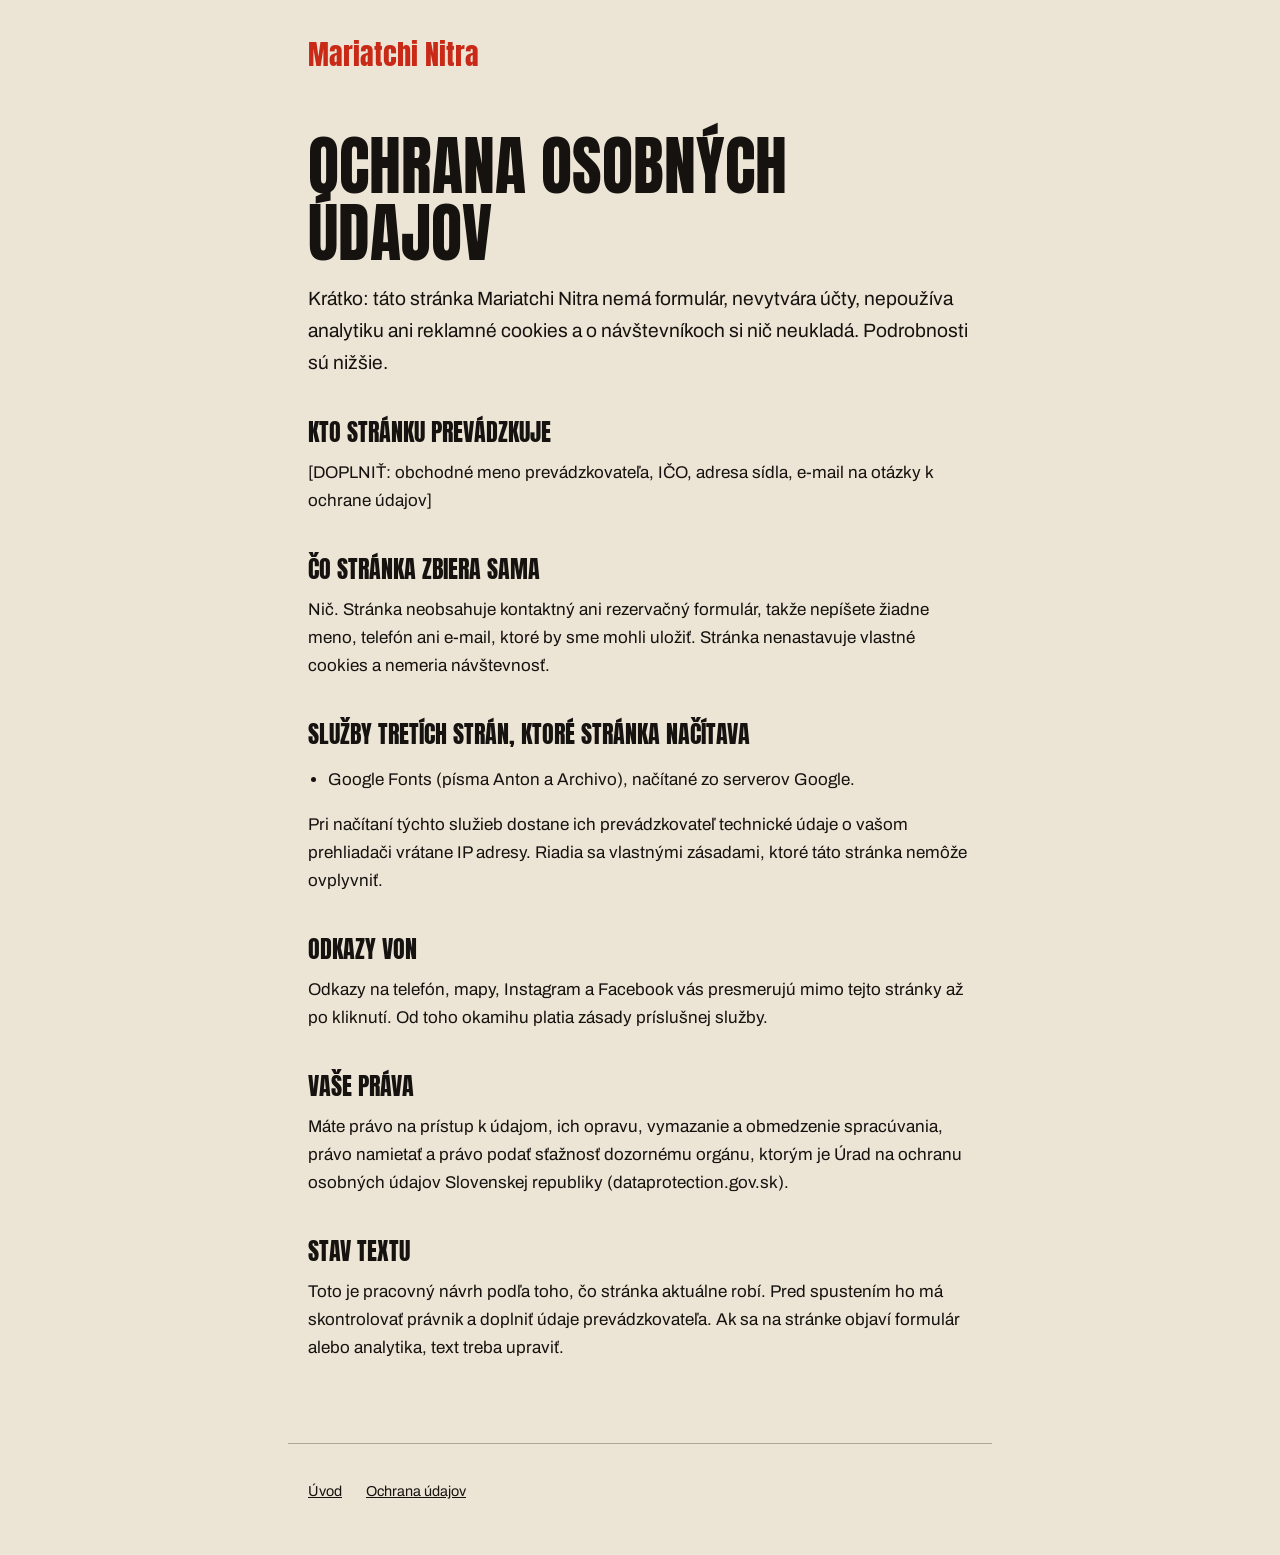
<file: ochrana-udajov.html>
<!doctype html>
<html lang="sk">
<head>
  <meta charset="utf-8">
  <meta name="viewport" content="width=device-width, initial-scale=1">
  <title>Ochrana údajov | Mariatchi Nitra</title>
  <meta name="description" content="Aké údaje spracúva stránka Mariatchi Nitra. Návrh na kontrolu právnikom.">
  <meta name="robots" content="noindex">
  <meta name="theme-color" content="#ece5d6">
  <link rel="icon" href="assets/favicon.svg" type="image/svg+xml">
  <link rel="preconnect" href="https://fonts.googleapis.com">
  <link rel="preconnect" href="https://fonts.gstatic.com" crossorigin>
  <link href="https://fonts.googleapis.com/css2?family=Anton&family=Archivo:wght@400;500;700&display=swap" rel="stylesheet">
  <link rel="stylesheet" href="style.css">
  <link rel="stylesheet" href="page.css">
</head>
<body class="page-body">
  <main class="page">
    <a class="page-home" href="./">Mariatchi Nitra</a>
    <div class="page-content">
      <h1>Ochrana osobných údajov</h1>
      <p class="page-lead">Krátko: táto stránka Mariatchi Nitra nemá formulár, nevytvára účty, nepoužíva analytiku ani reklamné cookies a o návštevníkoch si nič neukladá. Podrobnosti sú nižšie.</p>

      <h2>Kto stránku prevádzkuje</h2>
      <p>[DOPLNIŤ: obchodné meno prevádzkovateľa, IČO, adresa sídla, e-mail na otázky k ochrane údajov]</p>

      <h2>Čo stránka zbiera sama</h2>
      <p>Nič. Stránka neobsahuje kontaktný ani rezervačný formulár, takže nepíšete žiadne meno, telefón ani e-mail, ktoré by sme mohli uložiť. Stránka nenastavuje vlastné cookies a nemeria návštevnosť.</p>

      <h2>Služby tretích strán, ktoré stránka načítava</h2>
      <ul>
        <li>Google Fonts (písma Anton a Archivo), načítané zo serverov Google.</li>
      </ul>
      <p>Pri načítaní týchto služieb dostane ich prevádzkovateľ technické údaje o vašom prehliadači vrátane IP adresy. Riadia sa vlastnými zásadami, ktoré táto stránka nemôže ovplyvniť.</p>

      <h2>Odkazy von</h2>
      <p>Odkazy na telefón, mapy, Instagram a Facebook vás presmerujú mimo tejto stránky až po kliknutí. Od toho okamihu platia zásady príslušnej služby.</p>

      <h2>Vaše práva</h2>
      <p>Máte právo na prístup k údajom, ich opravu, vymazanie a obmedzenie spracúvania, právo namietať a právo podať sťažnosť dozornému orgánu, ktorým je Úrad na ochranu osobných údajov Slovenskej republiky (dataprotection.gov.sk).</p>

      <h2>Stav textu</h2>
      <p>Toto je pracovný návrh podľa toho, čo stránka aktuálne robí. Pred spustením ho má skontrolovať právnik a doplniť údaje prevádzkovateľa. Ak sa na stránke objaví formulár alebo analytika, text treba upraviť.</p>

    </div>
  </main>
  <footer class="page-footer">
    <a href="./">Úvod</a>
    <a href="ochrana-udajov.html">Ochrana údajov</a>
  </footer>
</body>
</html>
</file>
<file: style.css>
:root {
  --hero-bg: var(--bg);
  --hero-ink: var(--ink);
  --display-weight: 600;
  --display-leading: 1.02;
  --display-tracking: 0;
  --display-case: none;
  --radius: 8px;
  --radius-button: 6px;
  --space-1: 0.5rem;
  --space-2: 1rem;
  --space-3: 1.5rem;
  --space-4: 2.5rem;
  --space-5: 4rem;
  --space-6: 6rem;
  --gutter: 1.25rem;
  --dock-height: 4.75rem;
  --divider-height: 2.25rem;
  --bg: #ece5d6;
  --bg-alt: #dfd5c1;
  --ink: #15120f;
  --ink-muted: #4f473c;
  --accent: #c92a17;
  --accent-2: #0e6f7c;
  --on-accent: #ffffff;
  --line: rgba(21, 18, 15, 0.3);
  --display-weight: 400;
  --display-leading: 1.08;
  --font-display: "Anton", "Arial Narrow", sans-serif;
  --font-body: "Archivo", "Segoe UI", sans-serif;
  --radius: 0;
  --radius-button: 0;
  --footer-bg: #15120f;
  --footer-ink: #ece5d6;
  --art-1: #15120f;
  --art-2: #c92a17;
  --art-3: #0e6f7c;
  --art-4: #ece5d6;
  --art-5: #15120f;
  --art-6: #f2c230;
  --hero-bg: #ece5d6;
  --display-case: uppercase;
}

*,
*::before,
*::after {
  box-sizing: border-box;
}

html {
  scroll-behavior: smooth;
  scroll-padding-top: 4.5rem;
}

body {
  margin: 0;
  padding-bottom: var(--dock-height);
  background: var(--bg);
  color: var(--ink);
  font-family: var(--font-body);
  font-size: 1.0625rem;
  line-height: 1.6;
}

svg {
  display: block;
  max-width: 100%;
}

a {
  color: inherit;
}

:focus-visible {
  outline: 3px solid var(--accent);
  outline-offset: 3px;
}

h1,
h2,
h3 {
  margin: 0;
  font-family: var(--font-display);
  font-weight: var(--display-weight);
  line-height: var(--display-leading);
  letter-spacing: var(--display-tracking);
  text-transform: var(--display-case);
}

h1 {
  font-size: clamp(2.5rem, 9.5vw, 5.25rem);
}

h2 {
  font-size: clamp(2.1rem, 7vw, 3.75rem);
}

p {
  margin: 0 0 1em;
}

.skip-link {
  position: absolute;
  left: var(--gutter);
  top: -4rem;
  z-index: 20;
  padding: 0.75rem 1rem;
  background: var(--accent);
  color: var(--on-accent);
}

.skip-link:focus {
  top: 0.75rem;
}

.topbar {
  display: flex;
  flex-wrap: wrap;
  align-items: center;
  justify-content: space-between;
  gap: 0.25rem var(--space-3);
  padding: 0.5rem var(--gutter);
  background: var(--hero-bg);
  color: var(--hero-ink);
}

.brand {
  display: inline-flex;
  align-items: center;
  gap: 0.6rem;
  min-height: 2.75rem;
  font-family: var(--font-display);
  font-size: var(--brand-size, 1.5rem);
  font-weight: var(--display-weight);
  letter-spacing: var(--display-tracking);
  text-transform: var(--display-case);
  text-decoration: none;
}

.brand-mark {
  flex: none;
  width: 1.9rem;
  height: 1.9rem;
}

.topbar-nav {
  display: flex;
  align-items: center;
  gap: var(--space-2);
  font-size: 0.98rem;
  font-weight: 500;
}

.topbar-nav a:not(.button) {
  display: inline-block;
  padding: 0.7rem 0.15rem;
  text-decoration: none;
}

.topbar-nav a:not(.button):hover {
  text-decoration: underline;
  text-underline-offset: 0.25em;
}

.topbar-nav .topbar-cta {
  display: none;
  min-height: 2.75rem;
}

.button {
  display: inline-flex;
  align-items: center;
  justify-content: center;
  min-height: 3.25rem;
  padding: 0.75rem var(--space-3);
  border: 2px solid var(--accent);
  border-radius: var(--radius-button);
  background: var(--accent);
  color: var(--on-accent);
  font-family: var(--font-body);
  font-weight: 700;
  text-decoration: none;
  text-align: center;
  transition: background-color 0.2s, color 0.2s, border-color 0.2s;
}

.button:hover {
  background: transparent;
  color: inherit;
}

.button-ghost {
  background: transparent;
  border-color: currentColor;
  color: inherit;
}

.button-ghost:hover {
  background: var(--accent);
  border-color: var(--accent);
  color: var(--on-accent);
}

.actions {
  display: flex;
  flex-wrap: wrap;
  gap: 0.75rem;
}

.hero {
  display: grid;
  gap: var(--space-3);
  align-items: center;
  padding: var(--space-2) var(--gutter) var(--space-5);
  background: var(--hero-bg);
  color: var(--hero-ink);
}

.hero-art {
  order: -1;
  justify-self: center;
}

.hero-art svg {
  width: auto;
  height: min(15rem, 32svh);
  max-width: 100%;
}

.hero-kicker {
  margin: 0 0 var(--space-2);
  font-size: 0.82rem;
  font-weight: 700;
  letter-spacing: 0.16em;
  text-transform: uppercase;
  opacity: 0.8;
}

.hero-lede {
  max-width: 30rem;
  margin: var(--space-2) 0;
  font-size: 1.18rem;
  line-height: 1.5;
}

.hero-rating {
  margin: 0 0 var(--space-3);
  font-size: 0.95rem;
  opacity: 0.85;
}

.hero-rating strong {
  font-family: var(--font-display);
  font-size: 1.35rem;
}

.hero .actions {
  display: none;
}

.hero--center {
  text-align: center;
}

.hero--center .hero-lede {
  margin-inline: auto;
}

.hero--center .actions {
  justify-content: center;
}

.divider {
  height: var(--divider-height);
  background: var(--bg) url("assets/motif.svg") repeat-x center / auto 100%;
}

.section-inner {
  max-width: 72rem;
  margin: 0 auto;
  padding: var(--space-5) var(--gutter);
}

.offer-intro {
  max-width: 34rem;
  margin: var(--space-2) 0 0;
  color: var(--ink-muted);
}

.offer-list {
  margin: var(--space-4) 0 0;
  padding: 0;
  list-style: none;
}

.offer-name {
  font-family: var(--font-display);
  font-weight: var(--display-weight);
  font-size: 1.6rem;
  line-height: 1.15;
  text-transform: var(--display-case);
  letter-spacing: var(--display-tracking);
}

.placeholder {
  border-bottom: 1px dashed currentColor;
  color: var(--ink-muted);
  font-family: var(--font-body);
  font-size: 0.92rem;
  font-weight: 400;
  letter-spacing: 0;
  text-transform: none;
}

.offer--menu .offer-list li {
  display: flex;
  align-items: baseline;
  gap: 0.75rem;
  padding: 0.9rem 0;
}

.offer--menu .offer-gap {
  flex: 1;
  min-width: 1rem;
  border-bottom: 2px dotted var(--line);
}

.offer--menu .offer-list {
  max-width: 44rem;
}

.offer--numbered .offer-list {
  counter-reset: item;
  border-top: 1px solid var(--line);
}

.offer--numbered .offer-list li {
  display: grid;
  grid-template-columns: 3.25rem 1fr;
  align-items: baseline;
  column-gap: var(--space-2);
  padding: var(--space-3) 0;
  border-bottom: 1px solid var(--line);
  counter-increment: item;
}

.offer--numbered .offer-list li::before {
  content: counter(item, decimal-leading-zero);
  grid-row: span 2;
  color: var(--accent-2);
  font-family: var(--font-display);
  font-size: 1.6rem;
}

.offer--numbered .offer-name {
  font-size: clamp(1.8rem, 5vw, 2.6rem);
}

.offer--numbered .placeholder {
  grid-column: 2;
  justify-self: start;
  margin-top: 0.35rem;
}

.offer--numbered .offer-gap,
.offer--tiles .offer-gap,
.offer--chips .offer-gap {
  display: none;
}

.offer--tiles .offer-list {
  display: grid;
  gap: var(--space-2);
}

.offer--tiles .offer-list li {
  padding: var(--space-3);
  border: 1px solid var(--line);
  border-top: 6px solid var(--accent);
  border-radius: var(--radius);
  background: var(--bg-alt);
}

.offer--tiles .offer-list li:nth-child(even) {
  border-top-color: var(--accent-2);
}

.offer--tiles .offer-name,
.offer--tiles .placeholder {
  display: block;
}

.offer--tiles .placeholder {
  display: inline-block;
  margin-top: 0.5rem;
}

.offer--chalk .section-inner {
  max-width: 60rem;
}

.offer--chalk .offer-board {
  margin-top: var(--space-4);
  padding: var(--space-3);
  border: 8px solid var(--board-frame);
  border-radius: var(--radius);
  background: var(--board-bg);
  color: var(--board-ink);
}

.offer--chalk .offer-list {
  margin: 0;
}

.offer--chalk .offer-list li {
  display: flex;
  align-items: baseline;
  gap: 0.75rem;
  padding: 0.8rem 0;
  border-bottom: 1px dashed rgba(255, 255, 255, 0.35);
}

.offer--chalk .offer-list li:last-child {
  border-bottom: 0;
}

.offer--chalk .offer-gap {
  flex: 1;
}

.offer--chalk .placeholder {
  color: inherit;
  opacity: 0.8;
}

.offer--chips .offer-list {
  display: flex;
  flex-wrap: wrap;
  gap: 0.75rem;
}

.offer--chips .offer-list li {
  display: flex;
  flex-direction: column;
  gap: 0.25rem;
  padding: 0.9rem 1.25rem;
  border: 2px solid var(--ink);
  border-radius: var(--radius);
}

.offer--chips .offer-list li:nth-child(3n + 2) {
  background: var(--accent);
  border-color: var(--accent);
  color: var(--on-accent);
}

.offer--chips .offer-list li:nth-child(3n + 2) .placeholder {
  color: inherit;
}

.visit {
  background: var(--bg-alt);
}

.visit-grid {
  display: grid;
  gap: var(--space-4);
  margin-top: var(--space-4);
}

.label {
  display: block;
  margin-bottom: 0.5rem;
  color: var(--ink-muted);
  font-size: 0.8rem;
  font-weight: 700;
  letter-spacing: 0.16em;
  text-transform: uppercase;
}

.visit address {
  font-style: normal;
}

.visit address p {
  margin-bottom: 0.25rem;
}

.visit p a,
.contact-links a {
  display: inline-block;
  padding: 0.55rem 0;
  font-weight: 600;
}

.visit p a {
  padding: 0.55rem 0;
}

.visit-rating strong {
  font-family: var(--font-display);
  font-size: 2.5rem;
  line-height: 1;
}

.map {
  display: block;
  width: 100%;
  height: 20rem;
  margin-top: var(--space-4);
  border: 0;
  border-radius: var(--radius);
}

.footer {
  padding: var(--space-3) var(--gutter) var(--space-4);
  background: var(--footer-bg, var(--ink));
  color: var(--footer-ink, var(--bg));
  font-size: 0.9rem;
}

.footer-links {
  display: flex;
  flex-wrap: wrap;
  gap: var(--space-3);
  margin: 0;
}

.footer-links a {
  display: inline-block;
  padding: 0.7rem 0;
}

.footer-note {
  margin: var(--space-1) 0 0;
  opacity: 0.8;
}

.dock {
  position: fixed;
  inset: auto 0 0 0;
  z-index: 15;
  display: grid;
  grid-template-columns: 1.4fr 1fr;
  gap: 0.75rem;
  padding: 0.75rem var(--gutter) calc(0.75rem + env(safe-area-inset-bottom));
  background: var(--footer-bg, var(--ink));
  color: var(--footer-ink, var(--bg));
  border-top: 1px solid var(--line);
}

@media (min-width: 48rem) {
  :root {
    --gutter: 3rem;
  }

  body {
    padding-bottom: 0;
  }

  .dock {
    display: none;
  }

  .topbar {
    padding-block: 0.75rem;
  }

  .topbar-nav .topbar-cta {
    display: inline-flex;
  }

  .hero {
    grid-template-columns: minmax(0, 1.1fr) minmax(0, 0.9fr);
    gap: var(--space-5);
    min-height: min(44rem, calc(100svh - 4.5rem));
    padding-top: var(--space-4);
  }

  .hero--center {
    grid-template-columns: minmax(0, 1fr);
    gap: var(--space-4);
    align-content: center;
  }

  .hero--center .hero-art {
    order: 0;
  }

  .hero-art {
    order: 0;
    justify-self: end;
  }

  .hero--reverse .hero-art {
    order: -1;
    justify-self: start;
  }

  .hero-art svg {
    height: min(34rem, 68svh);
  }

  .hero--center .hero-art svg {
    height: min(21rem, 36svh);
  }

  .hero .actions {
    display: flex;
  }

  .offer--tiles .offer-list {
    grid-template-columns: repeat(3, 1fr);
  }

  .visit-grid {
    grid-template-columns: repeat(3, 1fr);
    gap: var(--space-5);
  }
}

@media (min-width: 75rem) {
  :root {
    --gutter: max(4rem, calc((100vw - 76rem) / 2));
  }
}

@media (prefers-reduced-motion: reduce) {
  html {
    scroll-behavior: auto;
  }

  .button {
    transition: none;
  }
}

.hero-banner {
  grid-column: 1 / -1;
  order: -2;
  margin: calc(var(--space-2) * -1) calc(var(--gutter) * -1) 0;
}

.hero-banner {
  align-self: start;
}

.hero:has(.hero-banner) {
  align-content: start;
}

.hero-banner svg {
  display: block;
  width: 100%;
  height: auto;
}

.hero-art {
  position: relative;
}

.idea-hint {
  margin: var(--space-1) 0 0;
  font-size: 0.85rem;
  text-align: center;
  opacity: 0.75;
}

.controls {
  display: flex;
  flex-wrap: wrap;
  justify-content: center;
  gap: 0.5rem;
  margin-top: var(--space-2);
}

.control {
  min-height: 2.75rem;
  padding: 0.5rem 1rem;
  border: 2px solid currentColor;
  border-radius: var(--radius-button);
  background: transparent;
  color: inherit;
  font: inherit;
  font-size: 0.95rem;
  font-weight: 600;
  cursor: pointer;
  transition: background-color 0.2s, color 0.2s, border-color 0.2s;
}

.control:hover,
.control[aria-pressed="true"] {
  background: var(--accent);
  border-color: var(--accent);
  color: var(--on-accent);
}

@media (prefers-reduced-motion: reduce) {
  *,
  *::before,
  *::after {
    transition: none !important;
    animation: none !important;
  }

  .control[data-replay] {
    display: none;
  }
}

.art [role="button"],
.art a {
  cursor: pointer;
}

.art [role="button"]:focus-visible,
.art a:focus-visible {
  outline: 3px solid var(--accent);
  outline-offset: 4px;
}

.block {
  --s-bg: var(--bg);
  --s-ink: var(--ink);
  --s-muted: var(--ink-muted);
  --s-line: var(--line);
  --s-accent: var(--accent);
  --s-on-accent: var(--on-accent);
  position: relative;
  background: var(--s-bg);
  color: var(--s-ink);
}

.tone-alt {
  --s-bg: var(--bg-alt);
}

.tone-ink {
  --s-bg: var(--ink);
  --s-ink: var(--bg);
  --s-muted: color-mix(in srgb, var(--bg) 76%, var(--ink));
  --s-line: color-mix(in srgb, var(--bg) 26%, transparent);
  --s-accent: var(--tone-ink-accent, color-mix(in srgb, var(--accent) 55%, var(--bg)));
  --s-on-accent: var(--ink);
}

.tone-accent {
  --s-bg: var(--accent);
  --s-ink: var(--on-accent);
  --s-muted: var(--on-accent);
  --s-line: color-mix(in srgb, var(--on-accent) 36%, transparent);
  --s-accent: var(--on-accent);
  --s-on-accent: var(--accent);
}

.block-inner {
  padding: var(--space-5) var(--gutter);
}

.block-title {
  max-width: 18ch;
  font-size: clamp(2.3rem, 6.4vw, 4.75rem);
}

.block-lead {
  max-width: 38rem;
  margin: var(--space-2) 0 0;
  color: var(--s-muted);
  font-size: 1.16rem;
  line-height: 1.5;
}

.block-lead:empty {
  display: none;
}

.block-note {
  max-width: 38rem;
  margin: var(--space-3) 0 0;
  color: var(--s-muted);
  font-size: 0.9rem;
}

.block .button {
  border-color: var(--s-accent);
  background: var(--s-accent);
  color: var(--s-on-accent);
}

.block .button:hover {
  background: transparent;
  color: var(--s-ink);
}

.block .button-ghost {
  border-color: currentColor;
  background: transparent;
  color: var(--s-ink);
}

.block .button-ghost:hover {
  border-color: var(--s-accent);
  background: var(--s-accent);
  color: var(--s-on-accent);
}

.statement-text {
  max-width: 24ch;
  margin: 0;
  font-family: var(--font-display);
  font-size: clamp(2.2rem, 6.6vw, 5.4rem);
  font-weight: var(--display-weight);
  line-height: 1.04;
  letter-spacing: var(--display-tracking);
  text-transform: var(--display-case);
}

.statement-text em {
  color: var(--s-accent);
  font-style: normal;
}

.statement-facts {
  display: grid;
  gap: var(--space-3);
  margin: var(--space-4) 0 0;
  padding: var(--space-3) 0 0;
  border-top: 1px solid var(--s-line);
}

.statement-facts dt {
  margin-bottom: 0.25rem;
  color: var(--s-muted);
  font-size: 0.8rem;
  font-weight: 700;
  letter-spacing: 0.14em;
  text-transform: uppercase;
}

.statement-facts dd {
  margin: 0;
  font-family: var(--font-display);
  font-size: clamp(1.35rem, 3vw, 1.85rem);
  font-weight: var(--display-weight);
  line-height: 1.15;
}

.rows {
  margin: var(--space-4) 0 0;
  padding: 0;
  list-style: none;
  border-top: 1px solid var(--s-line);
}

.row {
  display: grid;
  gap: var(--space-1);
  padding: var(--space-3) 0;
  border-bottom: 1px solid var(--s-line);
}

.row-name {
  font-family: var(--font-display);
  font-size: clamp(1.75rem, 4.6vw, 3rem);
  font-weight: var(--display-weight);
  line-height: 1.06;
  letter-spacing: var(--display-tracking);
  text-transform: var(--display-case);
}

.row-text {
  max-width: 34rem;
  margin: 0;
  color: var(--s-muted);
}

.steps {
  display: grid;
  gap: var(--space-4);
  margin: var(--space-4) 0 0;
  padding: 0;
  list-style: none;
  counter-reset: step;
}

.step {
  position: relative;
  padding-left: 3.75rem;
  counter-increment: step;
}

.step::before {
  content: counter(step);
  position: absolute;
  top: -0.2rem;
  left: 0;
  display: grid;
  place-items: center;
  width: 2.75rem;
  height: 2.75rem;
  border-radius: var(--radius);
  background: var(--s-accent);
  color: var(--s-on-accent);
  font-family: var(--font-display);
  font-size: 1.35rem;
  font-weight: var(--display-weight);
}

.step-art {
  width: 100%;
  max-width: 13rem;
  margin-bottom: var(--space-2);
}

.step-title {
  font-size: 1.5rem;
  line-height: 1.15;
}

.step-text {
  margin: 0.4rem 0 0;
  color: var(--s-muted);
}

.week-head {
  display: grid;
  gap: var(--space-3);
}

.week-status {
  display: inline-flex;
  align-items: center;
  gap: 0.6rem;
  margin: 0;
  font-weight: 700;
}

.week-status::before {
  content: "";
  width: 0.7rem;
  height: 0.7rem;
  border-radius: 50%;
  background: var(--s-muted);
}

.week-status[data-open="true"]::before {
  background: var(--s-accent);
}

.week {
  margin: var(--space-4) 0 0;
  padding: 0;
  list-style: none;
}

.week-day {
  display: grid;
  grid-template-columns: 2.5rem minmax(0, 1fr) auto;
  align-items: center;
  gap: var(--space-2);
  min-height: 3rem;
  border-top: 1px solid var(--s-line);
}

.week-day.is-today {
  font-weight: 700;
}

.week-track {
  position: relative;
  height: 0.75rem;
  border-radius: 2px;
  background: color-mix(in srgb, var(--s-ink) 9%, transparent);
}

.week-bar {
  position: absolute;
  top: 0;
  bottom: 0;
  left: var(--from);
  width: var(--span);
  border-radius: 2px;
  background: color-mix(in srgb, var(--s-accent) 62%, var(--s-bg));
}

.week-day.is-today .week-bar {
  background: var(--s-accent);
}

.week-time {
  min-width: 6.4rem;
  font-variant-numeric: tabular-nums;
  text-align: right;
}

.notes {
  display: grid;
  gap: 0;
  margin: var(--space-4) 0 0;
  padding: 0;
  list-style: none;
  border-top: 1px solid var(--s-line);
}

.note {
  display: grid;
  gap: 0.2rem;
  padding: var(--space-2) 0;
  border-bottom: 1px solid var(--s-line);
}

.note-title {
  font-weight: 700;
}

.note-text {
  margin: 0;
  color: var(--s-muted);
}

.note-text a {
  display: inline-block;
  padding: 0.65rem 0;
  color: var(--s-ink);
  font-weight: 700;
}

.place-grid {
  display: grid;
}

.place-map {
  position: relative;
  min-height: 21rem;
  overflow: hidden;
  background: var(--bg-alt);
}

.street-map {
  position: absolute;
  inset: 0;
  width: 100%;
  height: 100%;
  max-width: none;
}

.map-street {
  font-family: var(--font-body);
  font-size: 15px;
  font-weight: 600;
  letter-spacing: 0.03em;
  paint-order: stroke;
  stroke: var(--bg);
  stroke-width: 4px;
  stroke-linejoin: round;
}

.map-pin-label {
  font-family: var(--font-display);
  font-size: 24px;
  font-weight: var(--display-weight);
  paint-order: stroke;
  stroke: var(--bg);
  stroke-width: 6px;
  stroke-linejoin: round;
}

.place-credit {
  position: absolute;
  right: 0;
  bottom: 0;
  z-index: 1;
  padding: 0.15rem 0.5rem;
  background: color-mix(in srgb, var(--s-bg) 82%, transparent);
  font-size: 0.72rem;
}

.place-copy {
  padding: var(--space-5) var(--gutter);
}

.place-copy .block-title {
  font-size: clamp(2rem, 3.6vw, 3.25rem);
}

.block-title,
.statement-text,
.closing-title,
.row-name,
.step-title {
  overflow-wrap: break-word;
  hyphens: auto;
}

.place-address {
  margin: var(--space-3) 0 0;
  font-style: normal;
  font-size: 1.2rem;
  line-height: 1.4;
}

.place-text {
  max-width: 30rem;
  margin: var(--space-2) 0 0;
  color: var(--s-muted);
}

.place-links {
  display: grid;
  justify-items: start;
  gap: 0.15rem;
  margin: var(--space-3) 0 0;
  padding: 0;
  list-style: none;
}

.place-links a {
  display: inline-block;
  padding: 0.6rem 0;
  font-weight: 700;
}

.photo-band {
  margin: 0;
}

.photo-band img {
  display: block;
  width: 100%;
  height: clamp(20rem, 62vw, 40rem);
  object-fit: cover;
}

.photo-band figcaption {
  padding: var(--space-1) var(--gutter);
  background: var(--s-bg);
  color: var(--s-muted);
  font-size: 0.8rem;
}

.closing-grid {
  display: grid;
  gap: var(--space-4);
}

.closing-title {
  max-width: 14ch;
  font-size: clamp(2.6rem, 8.6vw, 6.5rem);
}

.closing-score {
  margin: 0;
}

.closing-score strong {
  display: block;
  margin-bottom: 0.4rem;
  font-variant-numeric: lining-nums;
  font-family: var(--font-display);
  font-size: clamp(4rem, 13vw, 8.5rem);
  font-weight: var(--display-weight);
  line-height: 1;
}

.closing .actions {
  margin-top: var(--space-3);
}

.topbar-nav a:not(.button) {
  white-space: nowrap;
}

.dock {
  grid-template-columns: 1.9fr 1fr;
}

.dock .button {
  padding-inline: 0.5rem;
  font-size: clamp(0.84rem, 3.9vw, 0.98rem);
  line-height: 1.15;
}

@media (max-width: 47.99rem) {
  .topbar {
    flex-wrap: nowrap;
    gap: 0.75rem;
  }

  .brand {
    min-width: 0;
    white-space: nowrap;
  }

  .topbar-nav {
    gap: 0.7rem;
    font-size: 0.9rem;
  }

  .topbar-nav a:not(.button):nth-of-type(n + 3) {
    display: none;
  }
}

@media (min-width: 48rem) {
  .block-inner {
    padding-block: var(--space-6);
  }

  .statement-facts {
    grid-template-columns: repeat(auto-fit, minmax(11rem, 1fr));
    gap: var(--space-4);
  }

  .row {
    grid-template-columns: minmax(0, 1fr) minmax(0, 1fr);
    align-items: baseline;
    gap: var(--space-4);
  }

  .steps {
    grid-template-columns: repeat(var(--step-count, 3), minmax(0, 1fr));
    gap: var(--space-3);
  }

  .step {
    padding-left: 0;
    padding-top: 3.75rem;
  }

  .week-head {
    grid-template-columns: minmax(0, 1fr) auto;
    align-items: end;
  }

  .notes {
    grid-template-columns: repeat(2, minmax(0, 1fr));
    column-gap: var(--space-5);
  }

  .place-grid {
    grid-template-columns: minmax(0, 1.5fr) minmax(0, 1fr);
    min-height: 40rem;
  }

  .place-grid--flip .place-map {
    order: 1;
  }

  .place-copy {
    align-self: center;
    padding-left: var(--space-5);
  }

  .place-grid--flip .place-copy {
    padding-right: var(--space-5);
    padding-left: var(--gutter);
  }

  .closing-grid {
    grid-template-columns: minmax(0, 1fr) auto;
    align-items: end;
  }
}

.wall-next {
  display: grid;
  gap: var(--space-1);
  margin-top: var(--space-4);
  padding: var(--space-4) var(--space-3);
  background: var(--accent);
  color: var(--on-accent);
}

.wall-next-label {
  font-weight: 700;
  letter-spacing: 0.12em;
  text-transform: uppercase;
}

.wall-next-band {
  font-family: var(--font-display);
  font-size: clamp(2.6rem, 9vw, 6rem);
  line-height: 1.12;
  text-transform: var(--display-case);
}

.wall-next-meta {
  margin: 0;
  font-size: 1.1rem;
  font-weight: 700;
}

.wall {
  display: grid;
  grid-template-columns: repeat(2, minmax(0, 1fr));
  gap: var(--space-2);
  margin: var(--space-3) 0 0;
  padding: 0;
  list-style: none;
}

.poster {
  display: grid;
  align-content: space-between;
  gap: var(--space-3);
  min-height: 15rem;
  padding: var(--space-2);
  background: var(--poster-bg);
  color: var(--poster-ink);
  transform: rotate(var(--tilt));
}

.poster:nth-child(4n + 1) {
  --poster-bg: #15120f;
  --poster-ink: #efe8da;
  --tilt: -1.2deg;
}

.poster:nth-child(4n + 2) {
  --poster-bg: #0e6f7c;
  --poster-ink: #fff;
  --tilt: 0.9deg;
}

.poster:nth-child(4n + 3) {
  --poster-bg: #f2c230;
  --poster-ink: #15120f;
  --tilt: 0.6deg;
}

.poster:nth-child(4n + 4) {
  --poster-bg: #c92a17;
  --poster-ink: #fff;
  --tilt: -0.8deg;
}

.poster-band {
  font-family: var(--font-display);
  font-size: clamp(1.7rem, 4.4vw, 3rem);
  line-height: 1;
  text-transform: var(--display-case);
  overflow-wrap: anywhere;
}

.poster:last-child {
  grid-column: span 2;
}

.poster-date {
  margin: 0;
  font-size: 0.92rem;
  font-weight: 700;
}

@media (min-width: 48rem) {
  .wall {
    grid-template-columns: repeat(4, minmax(0, 1fr));
  }

  .poster {
    min-height: 21rem;
  }
}

@media (prefers-reduced-motion: reduce) {
  .poster {
    transform: none;
  }
}
.fa1{fill:var(--art-1)}
.sa1{stroke:var(--art-1);fill:none}
.fa2{fill:var(--art-2)}
.sa2{stroke:var(--art-2);fill:none}
.fa3{fill:var(--art-3)}
.sa3{stroke:var(--art-3);fill:none}
.fa4{fill:var(--art-4)}
.sa4{stroke:var(--art-4);fill:none}
.fa5{fill:var(--art-5)}
.sa5{stroke:var(--art-5);fill:none}
.fa6{fill:var(--art-6)}
.sa6{stroke:var(--art-6);fill:none}
.fn{fill:none}
.fb{fill:var(--hero-bg)}
.art-text{font-family:var(--font-display);font-weight:var(--display-weight)}
.art{stroke-linecap:round;stroke-linejoin:round}
.amp .vu {
  opacity: 0.25;
}

.amp.is-on .vu {
  opacity: 1;
}

@media (prefers-reduced-motion: no-preference) {
  .amp.is-on .vu {
    animation: amp-level 0.9s steps(4) calc(var(--i) * -0.17s) infinite alternate;
  }

  .amp.is-on .cone {
    transform-box: fill-box;
    transform-origin: center;
    animation: amp-cone 0.32s ease-in-out infinite alternate;
  }
}

@keyframes amp-level {
  from {
    opacity: 0.25;
  }

  to {
    opacity: 1;
  }
}

@keyframes amp-cone {
  to {
    transform: scale(1.12);
  }
}
</file>
<file: page.css>
:root {
  --page-bg: var(--bg);
  --page-ink: var(--ink);
  --page-accent: var(--accent);
  --page-accent-ink: var(--on-accent);
  --page-line: var(--line);
  --page-display-font: var(--font-display);
  --page-body-font: var(--font-body);
}

.page-body {
  min-height: 100vh;
  padding-bottom: 0;
  background: var(--page-bg);
  color: var(--page-ink);
  font-family: var(--page-body-font);
}

.page {
  max-width: 44rem;
  margin: 0 auto;
  padding: 1.5rem 1.25rem 4rem;
}

.page-home {
  display: inline-block;
  margin-bottom: 3rem;
  padding: 0.5rem 0;
  color: var(--page-accent);
  font-family: var(--page-display-font);
  font-size: 1.75rem;
  text-decoration: none;
}

.page-content h1 {
  margin-bottom: 1rem;
  font-family: var(--page-display-font);
  font-size: clamp(2.5rem, 8vw, 4rem);
  line-height: 1.05;
}

.page-content h2 {
  margin: 2.5rem 0 0.75rem;
  font-family: var(--page-display-font);
  font-size: 1.5rem;
  line-height: 1.2;
}

.page-content p,
.page-content li {
  line-height: 1.65;
}

.page-content ul {
  padding-left: 1.25rem;
}

.page-lead {
  font-size: 1.2rem;
}

.page-code {
  margin: 0;
  color: var(--page-accent);
  font-family: var(--page-display-font);
  font-size: clamp(5rem, 24vw, 10rem);
  line-height: 1;
}

.page-button {
  display: inline-flex;
  align-items: center;
  min-height: 3.25rem;
  padding: 0.75rem 1.5rem;
  background: var(--page-accent);
  color: var(--page-accent-ink);
  font-weight: 700;
  text-decoration: none;
}

.page-button:hover {
  background: var(--page-ink);
}

.page-content a:not(.page-button) {
  text-decoration-color: var(--page-accent);
  text-underline-offset: 0.2em;
}

.page-footer {
  display: flex;
  gap: 1.5rem;
  max-width: 44rem;
  margin: 0 auto;
  padding: 1.5rem 1.25rem 2.5rem;
  border-top: 1px solid var(--page-line);
  font-size: 0.9rem;
}

.page-footer a {
  display: inline-block;
  padding: 0.75rem 0;
}

.page-content p a:not(.page-button) {
  display: inline-block;
  padding: 0.5rem 0;
}
</file>
